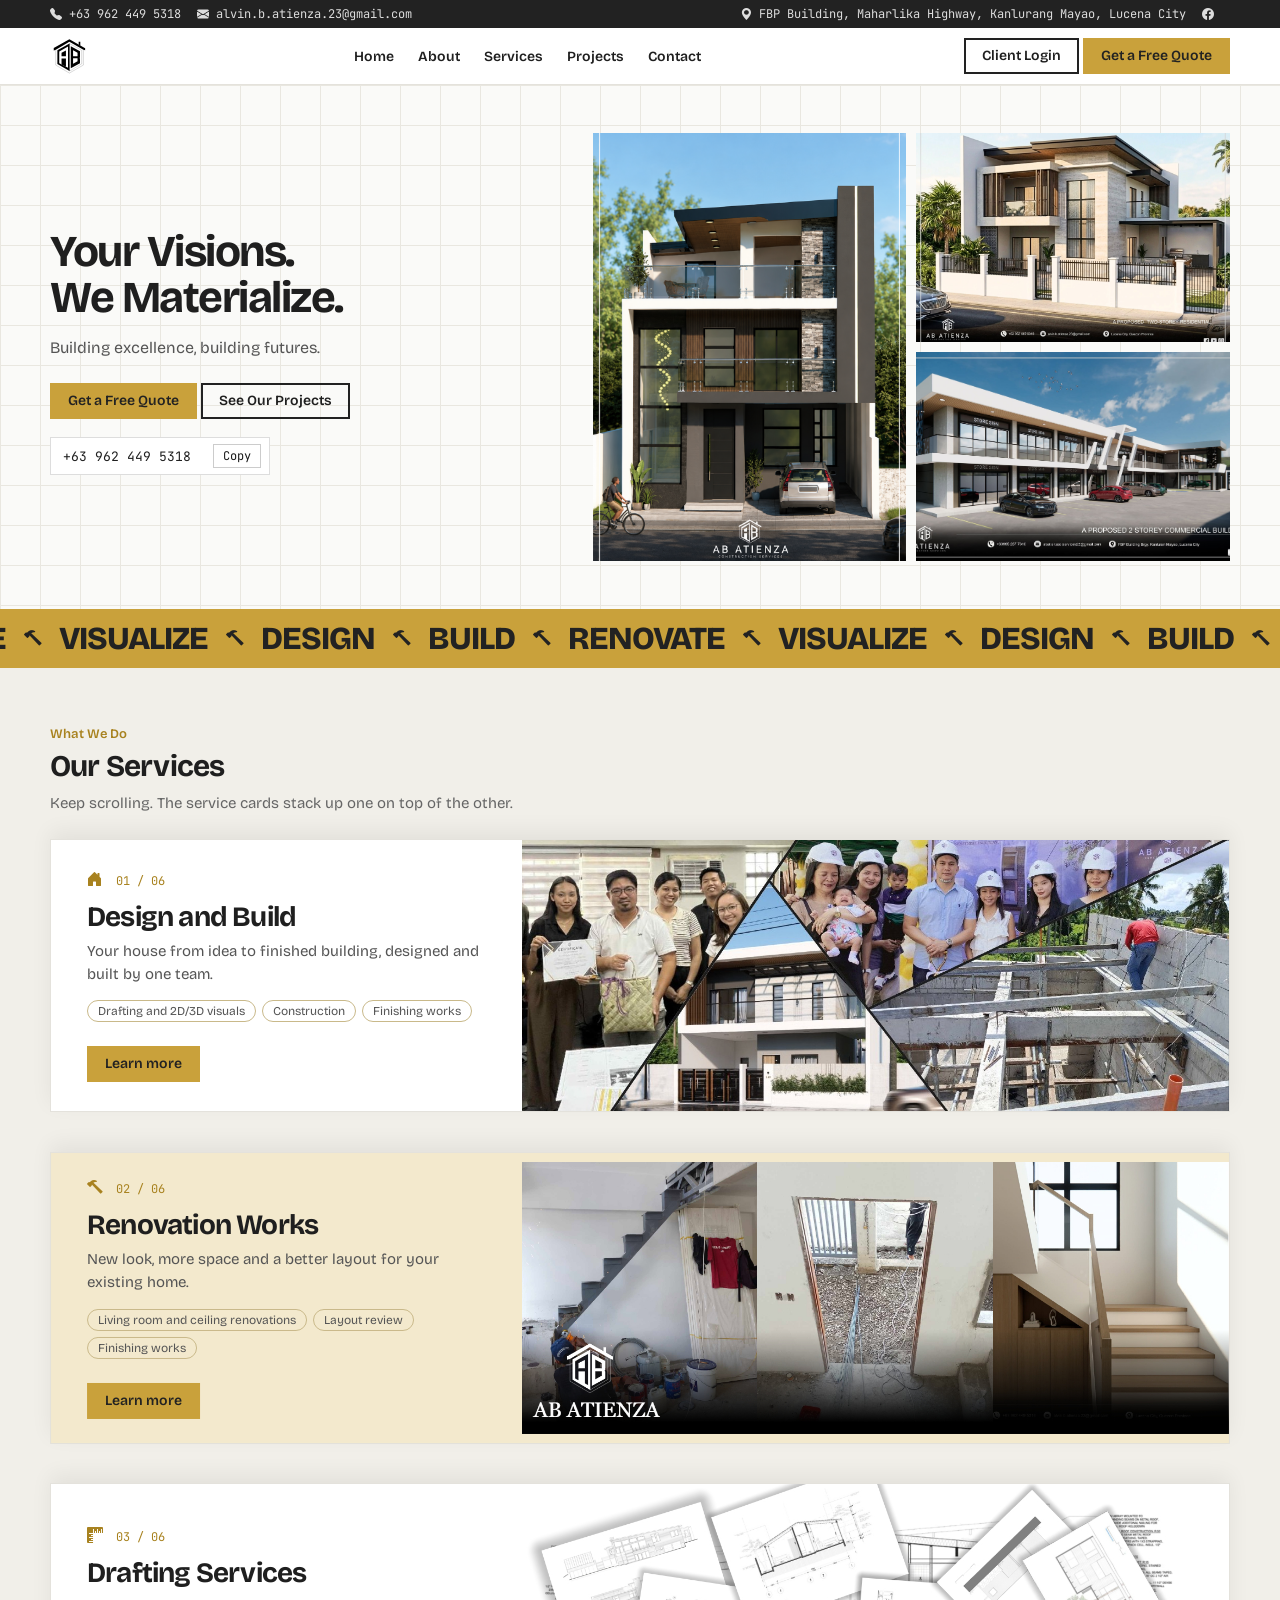
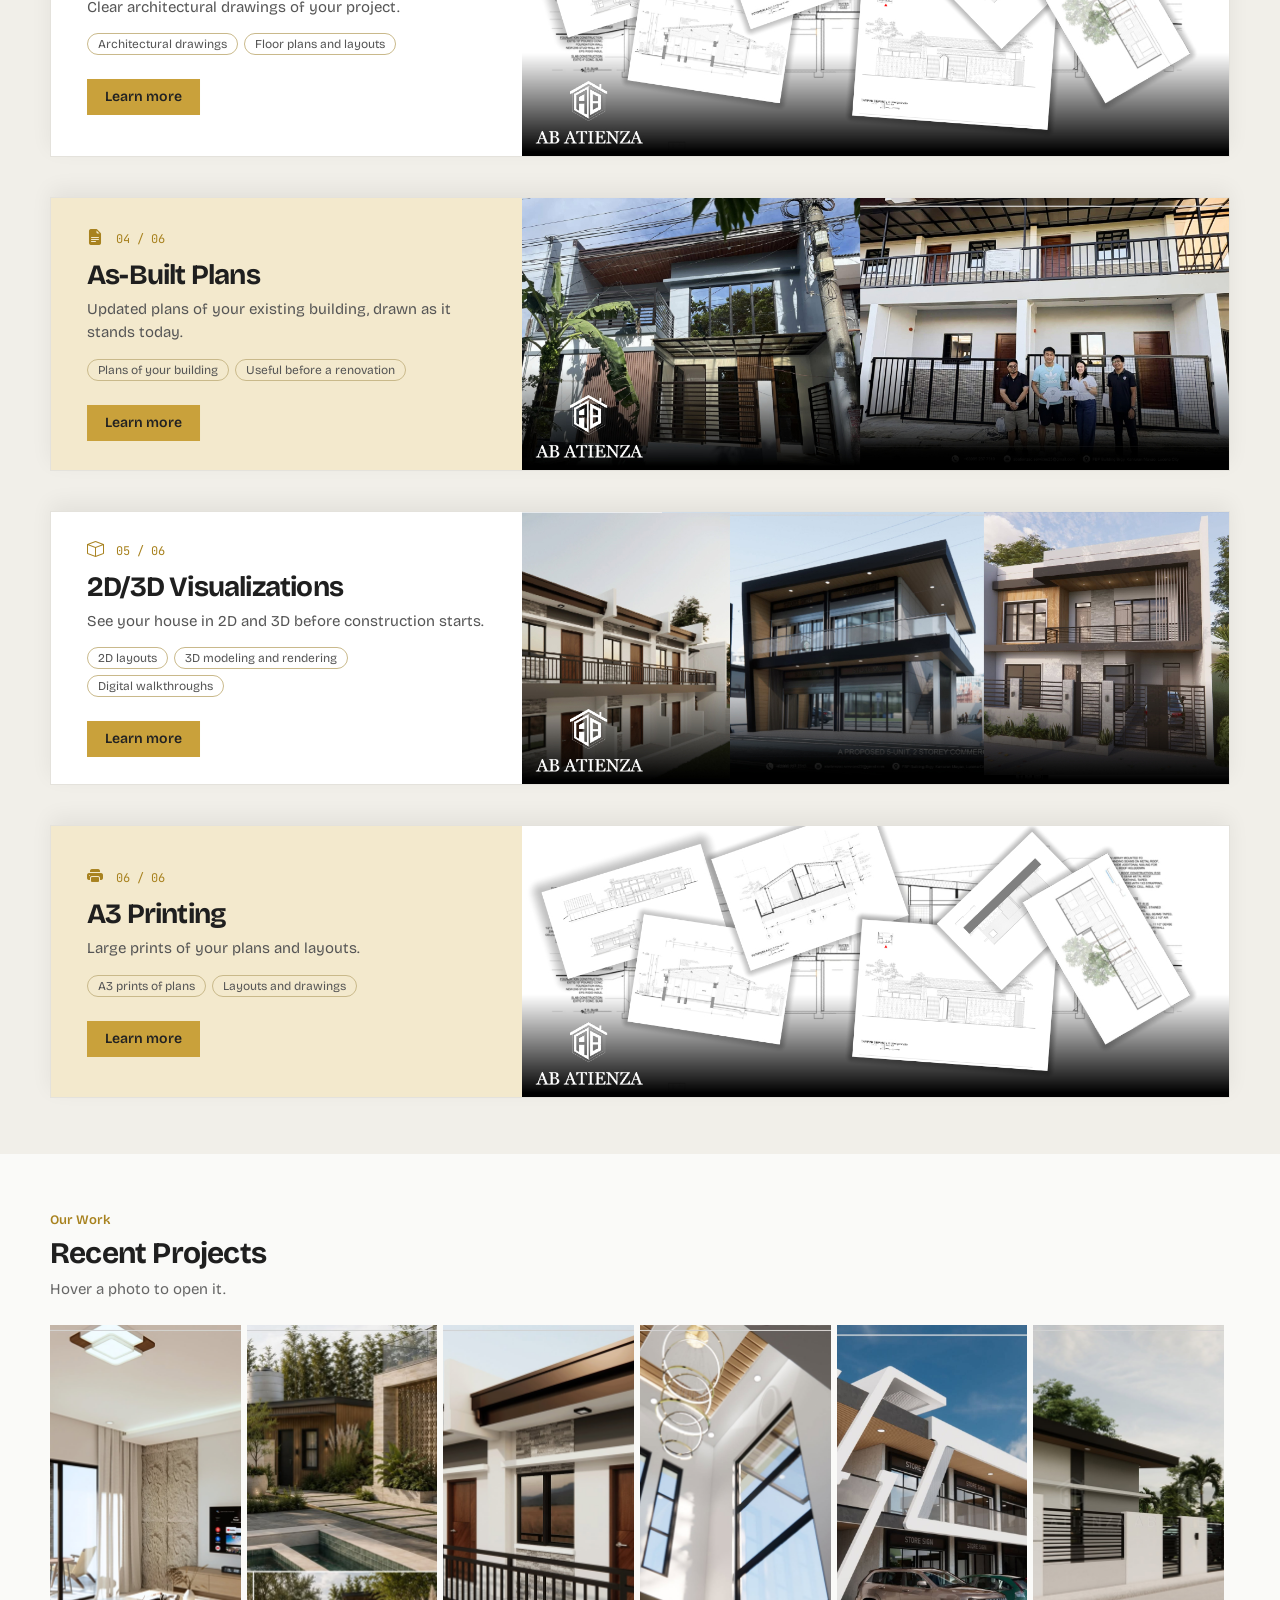
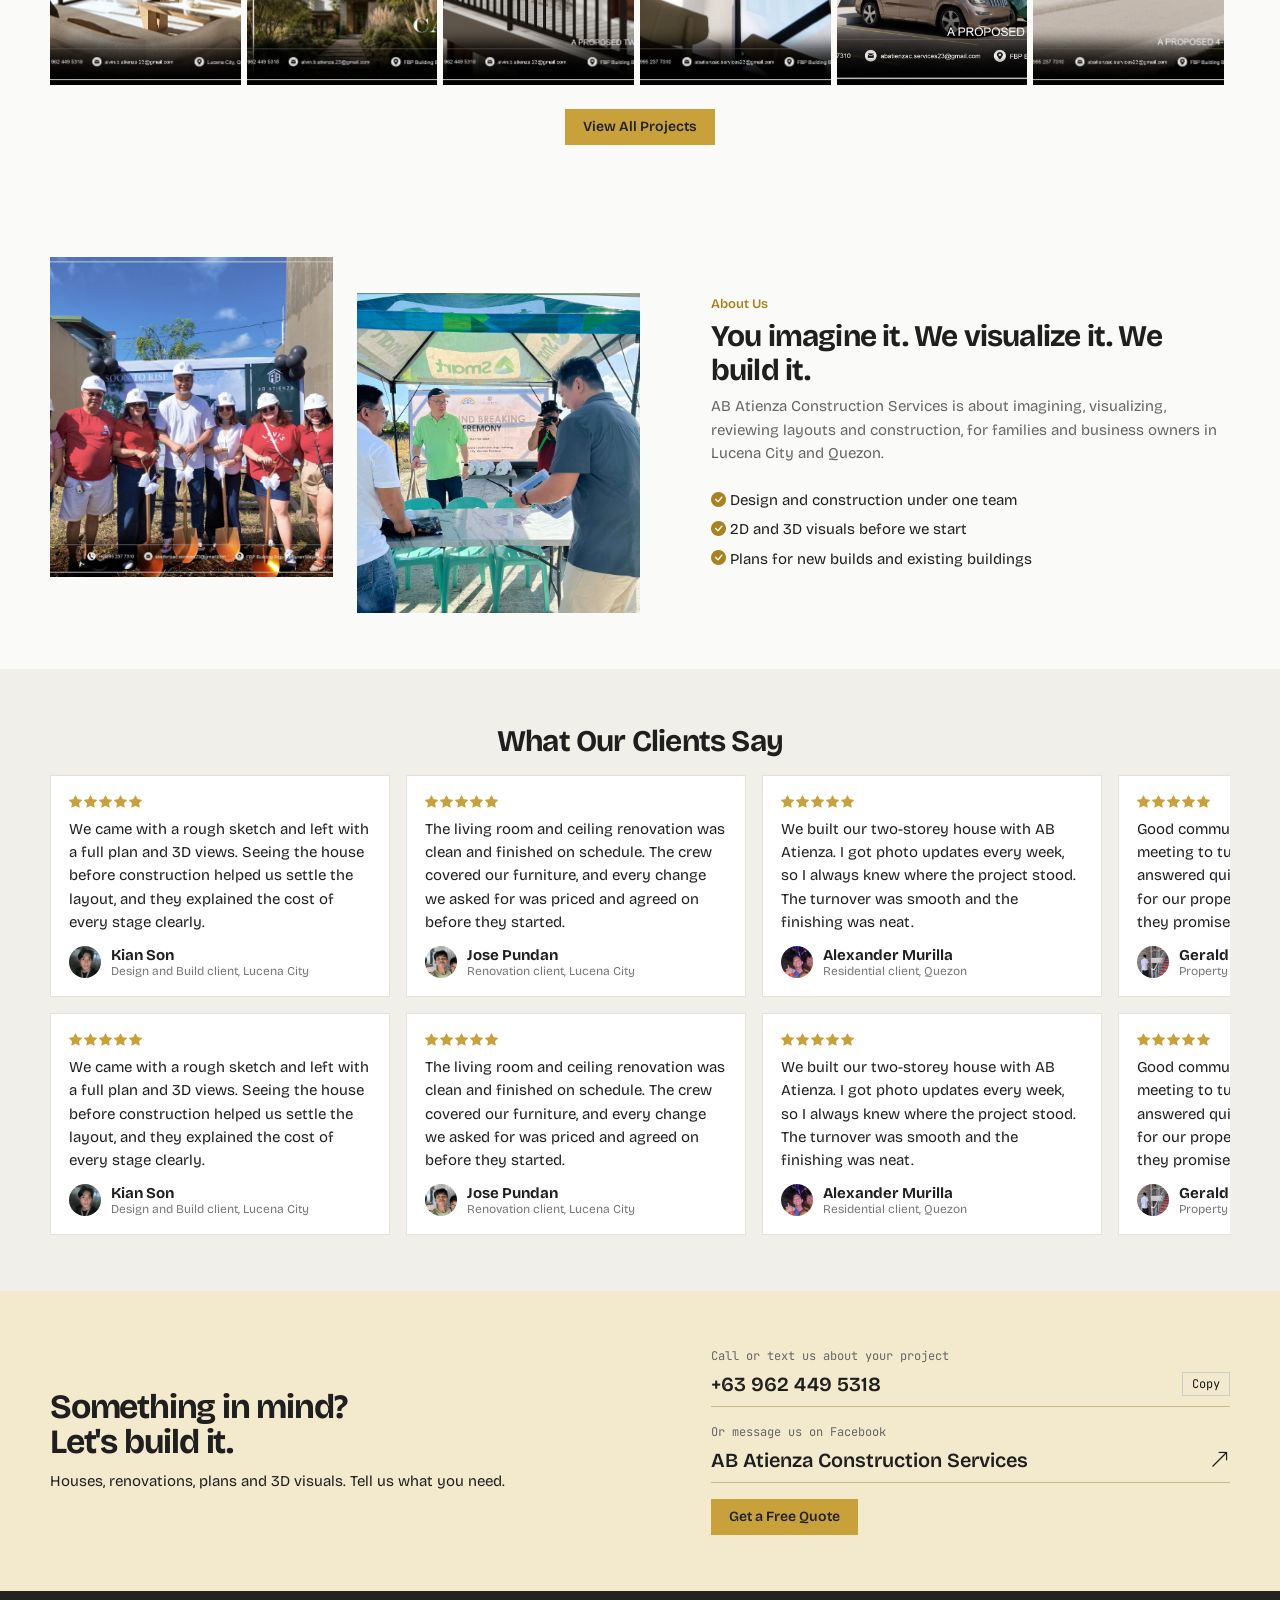
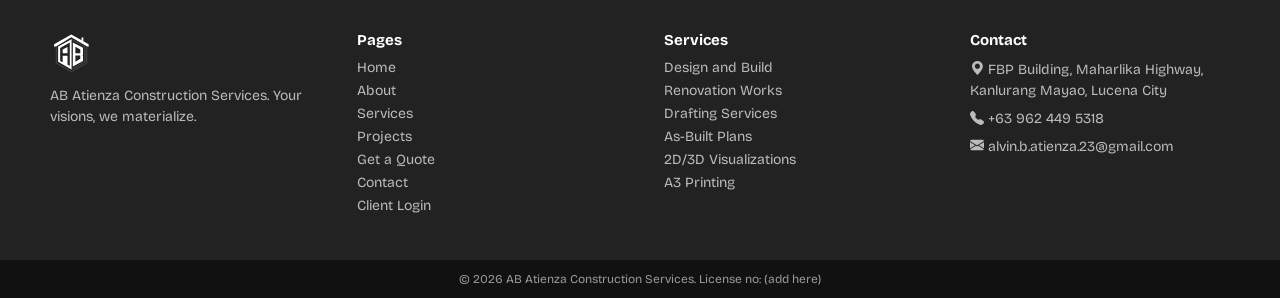
<file: index.html>
<!doctype html>
<html>
  <head>
    <meta charset="UTF-8" />
    <title>AB Atienza Construction Services | Lucena City</title>
    <link rel="preconnect" href="https://fonts.googleapis.com" />
    <link rel="preconnect" href="https://fonts.gstatic.com" crossorigin />
    <link
      rel="stylesheet"
      href="https://fonts.googleapis.com/css2?family=Bricolage+Grotesque:opsz,wght@12..96,400;12..96,600;12..96,800&family=JetBrains+Mono&display=swap"
    />
    <link
      rel="stylesheet"
      href="https://cdn.jsdelivr.net/npm/bootstrap-icons@1.13.1/font/bootstrap-icons.min.css"
    />
    <link rel="stylesheet" href="css/styles.css" />
    <link rel="stylesheet" href="css/intro.css" />
    <script>
      // skip the intro on repeat visits (same session) and for reduced-motion visitors
      try {
        if (
          sessionStorage.getItem("abIntroSeen") === "1" ||
          matchMedia("(prefers-reduced-motion: reduce)").matches
        ) {
          document.documentElement.className = "no-intro";
        }
      } catch (e) {}
    </script>
    <noscript
      ><style>
        #intro {
          display: none;
        }
      </style></noscript
    >
  </head>
  <body>
    <!-- INTRO: logo pieces fly in and join. Remove this block, intro.css and intro.js to delete the intro. -->
    <div id="intro">
      <svg
        viewBox="0 0 1300 1150"
        xmlns="http://www.w3.org/2000/svg"
        aria-hidden="true"
      >
        <!-- Roof -->
        <g
          class="piece"
          style="--x: -1100px; --y: -750px; --r: -35deg; --d: 0.48s"
        >
          <polygon
            points="630,30 1142,320 1142,392 1085,372 630,112 190,372 122,394 122,318"
            fill="#000"
          />
        </g>
        <!-- Chimney -->
        <g
          class="piece"
          style="--x: 950px; --y: -900px; --r: 160deg; --d: 0.58s"
        >
          <polygon points="932,115 985,115 985,245 932,200" fill="#000" />
        </g>
        <!-- Outer hexagon outline -->
        <g class="piece" style="--x: 0px; --y: 1300px; --r: 12deg; --d: 0.16s">
          <polyline
            points="185,375 185,870 630,1130 1085,870 1085,375"
            fill="none"
            stroke="#000"
            stroke-width="5"
            stroke-linejoin="round"
          />
        </g>
        <!-- Right face -->
        <g
          class="piece"
          style="--x: 1250px; --y: 300px; --r: 25deg; --d: 0.08s"
        >
          <polygon
            points="635,170 1030,390 1030,830 635,1065"
            fill="#fff"
            stroke="#000"
            stroke-width="5"
            stroke-linejoin="round"
          />
        </g>
        <!-- Left face -->
        <g class="piece" style="--x: -1250px; --y: 350px; --r: -25deg; --d: 0s">
          <polygon points="240,385 635,170 635,1065 240,835" fill="#000" />
        </g>
        <!-- A -->
        <g
          class="piece"
          style="--x: -1000px; --y: 750px; --r: -50deg; --d: 0.3s"
        >
          <polygon
            class="ghost"
            points="300,425 585,265 585,955 300,810"
            fill="#fff"
          />
          <polygon points="375,585 375,470 518,395 518,585" fill="#000" />
          <polygon points="375,655 518,655 518,925 375,850" fill="#000" />
        </g>
        <!-- B -->
        <g
          class="piece"
          style="--x: 1000px; --y: 750px; --r: 55deg; --d: 0.38s"
        >
          <polygon
            points="675,262 975,420 975,622 958,638 975,655 975,810 675,975"
            fill="#000"
          />
          <polygon points="750,390 895,468 895,585 750,585" fill="#fff" />
          <polygon points="750,650 895,650 895,748 750,830" fill="#fff" />
        </g>
      </svg>
    </div>

    <div class="topbar">
      <div>
        <span><i class="bi bi-telephone-fill"></i> +63 962 449 5318</span
        ><span
          ><i class="bi bi-envelope-fill"></i>
          alvin.b.atienza.23@gmail.com</span
        >
      </div>
      <div>
        <span
          ><i class="bi bi-geo-alt-fill"></i> FBP Building, Maharlika Highway,
          Kanlurang Mayao, Lucena City</span
        ><a href="https://www.facebook.com/ABATIENZACONSTRUCTIONSERVICES/"
          ><i class="bi bi-facebook"></i
        ></a>
      </div>
    </div>

    <div class="navbar">
      <!-- LOGO -->
      <a href="index.html"
        ><img src="images/ab-logo.svg" alt="AB Atienza logo"
      /></a>
      <div class="menu">
        <a href="index.html">Home</a><a href="about.html">About</a
        ><a href="services.html">Services</a><a href="projects.html">Projects</a
        ><a href="contact.html">Contact</a>
      </div>
      <div>
        <a class="btn2" href="portal/login.html">Client Login</a>
        <a class="btn" href="quote.html">Get a Free Quote</a>
      </div>
    </div>

    <div class="hero" id="hero" onmousemove="moveInHero(event)">
      <div class="glow" id="glow"></div>
      <div class="herotext">
        <h1>
          <span class="w1">Your Visions.</span>
          <span class="w2">We Materialize.</span>
        </h1>
        <p class="herosub">Building excellence, building futures.</p>
        <a class="btn" href="quote.html">Get a Free Quote</a>
        <a class="btn2" href="projects.html">See Our Projects</a>
        <div class="phonechip">
          <span>+63 962 449 5318</span
          ><button class="copybutton" onclick="copyPhone(this)">Copy</button>
        </div>
      </div>
      <div class="collage">
        <img
          class="big"
          src="images/collage/2.png"
          alt="Proposed residential renovation"
        />
        <img src="images/collage/1.jpg" alt="Proposed two-storey residential" />
        <img
          src="images/collage/3.jpg"
          alt="Proposed two-storey commercial building"
        />
      </div>
    </div>

    <div class="band">
      <div class="bandtext" id="bandText">
        <div class="bandgroup">
          <span>DESIGN</span><i class="bi bi-hammer"></i><span>BUILD</span
          ><i class="bi bi-hammer"></i><span>RENOVATE</span
          ><i class="bi bi-hammer"></i><span>VISUALIZE</span
          ><i class="bi bi-hammer"></i>
        </div>
        <div class="bandgroup">
          <span>DESIGN</span><i class="bi bi-hammer"></i><span>BUILD</span
          ><i class="bi bi-hammer"></i><span>RENOVATE</span
          ><i class="bi bi-hammer"></i><span>VISUALIZE</span
          ><i class="bi bi-hammer"></i>
        </div>
        <div class="bandgroup">
          <span>DESIGN</span><i class="bi bi-hammer"></i><span>BUILD</span
          ><i class="bi bi-hammer"></i><span>RENOVATE</span
          ><i class="bi bi-hammer"></i><span>VISUALIZE</span
          ><i class="bi bi-hammer"></i>
        </div>
      </div>
    </div>

    <div class="section gray">
      <p class="gold">What We Do</p>
      <h2 class="title">Our Services</h2>
      <p class="sub">
        Keep scrolling. The service cards stack up one on top of the other.
      </p>
      <div class="stack">
        <div class="stackcard">
          <div class="stacktext">
            <span class="stacknum"
              ><i class="bi bi-house-door-fill"></i> 01 / 06</span
            >
            <h3>Design and Build</h3>
            <p>
              Your house from idea to finished building, designed and built by
              one team.
            </p>
            <div class="stacktags">
              <span class="stacktag">Drafting and 2D/3D visuals</span
              ><span class="stacktag">Construction</span
              ><span class="stacktag">Finishing works</span>
            </div>
            <a class="btn" href="services.html">Learn more</a>
          </div>
          <img src="images/services/designtobuild.jpg" alt="Design and Build" />
        </div>
        <div class="stackcard">
          <div class="stacktext">
            <span class="stacknum"><i class="bi bi-hammer"></i> 02 / 06</span>
            <h3>Renovation Works</h3>
            <p>
              New look, more space and a better layout for your existing home.
            </p>
            <div class="stacktags">
              <span class="stacktag">Living room and ceiling renovations</span
              ><span class="stacktag">Layout review</span
              ><span class="stacktag">Finishing works</span>
            </div>
            <a class="btn" href="services.html">Learn more</a>
          </div>
          <img src="images/services/renovation.jpg" alt="Renovation Works" />
        </div>
        <div class="stackcard">
          <div class="stacktext">
            <span class="stacknum"><i class="bi bi-rulers"></i> 03 / 06</span>
            <h3>Drafting Services</h3>
            <p>Clear architectural drawings of your project.</p>
            <div class="stacktags">
              <span class="stacktag">Architectural drawings</span
              ><span class="stacktag">Floor plans and layouts</span>
            </div>
            <a class="btn" href="services.html">Learn more</a>
          </div>
          <img src="images/services/drawing.jpg" alt="Drafting Services" />
        </div>
        <div class="stackcard">
          <div class="stacktext">
            <span class="stacknum"
              ><i class="bi bi-file-earmark-text-fill"></i> 04 / 06</span
            >
            <h3>As-Built Plans</h3>
            <p>
              Updated plans of your existing building, drawn as it stands today.
            </p>
            <div class="stacktags">
              <span class="stacktag">Plans of your building</span
              ><span class="stacktag">Useful before a renovation</span>
            </div>
            <a class="btn" href="services.html">Learn more</a>
          </div>
          <img src="images/services/builtplans.jpg" alt="As-Built Plans" />
        </div>
        <div class="stackcard">
          <div class="stacktext">
            <span class="stacknum"><i class="bi bi-box"></i> 05 / 06</span>
            <h3>2D/3D Visualizations</h3>
            <p>See your house in 2D and 3D before construction starts.</p>
            <div class="stacktags">
              <span class="stacktag">2D layouts</span
              ><span class="stacktag">3D modeling and rendering</span
              ><span class="stacktag">Digital walkthroughs</span>
            </div>
            <a class="btn" href="services.html">Learn more</a>
          </div>
          <img src="images/services/drafting.jpg" alt="2D/3D Visualizations" />
        </div>
        <div class="stackcard">
          <div class="stacktext">
            <span class="stacknum"
              ><i class="bi bi-printer-fill"></i> 06 / 06</span
            >
            <h3>A3 Printing</h3>
            <p>Large prints of your plans and layouts.</p>
            <div class="stacktags">
              <span class="stacktag">A3 prints of plans</span
              ><span class="stacktag">Layouts and drawings</span>
            </div>
            <a class="btn" href="services.html">Learn more</a>
          </div>
          <img src="images/services/drawing.jpg" alt="A3 Printing" />
        </div>
      </div>
    </div>

    <div class="section">
      <p class="gold">Our Work</p>
      <h2 class="title">Recent Projects</h2>
      <p class="sub">Hover a photo to open it.</p>
      <div class="panels">
        <div class="panel">
          <img
            src="images/recent-projects/livingroom.jpg"
            alt="Project 1"
          /><span>Living Room Renovation</span>
        </div>
        <div class="panel">
          <img
            src="images/recent-projects/casamaria.jpg"
            alt="Project 2"
          /><span>Casa Maria - Private Resort</span>
        </div>
        <div class="panel">
          <img
            src="images/recent-projects/residential.jpg"
            alt="Project 3"
          /><span>Two-Story Residential Building</span>
        </div>
        <div class="panel">
          <img
            src="images/recent-projects/highceiling.jpg"
            alt="Project 4"
          /><span>High Ceiling Renovation</span>
        </div>
        <div class="panel">
          <img
            src="images/recent-projects/commercial.jpg"
            alt="Project 5"
          /><span>Two-Story Commercial Building</span>
        </div>
        <div class="panel">
          <img src="images/recent-projects/bungalow.jpg" alt="Project 6" /><span
            >4 Bedroom Bungalow house</span
          >
        </div>
      </div>
      <p class="center">
        <a class="btn" href="projects.html">View All Projects</a>
      </p>
    </div>

    <div class="section about">
      <div class="aboutpics">
        <img src="images/team.jpg" alt="Our work" /><img
          src="images/team2.jpg"
          alt="Our work"
        />
      </div>
      <div class="abouttext">
        <p class="gold">About Us</p>
        <h2 class="title">You imagine it. We visualize it. We build it.</h2>
        <p class="sub">
          AB Atienza Construction Services is about imagining, visualizing,
          reviewing layouts and construction, for families and business owners
          in Lucena City and Quezon.
        </p>
        <p class="check">
          <i class="bi bi-check-circle-fill"></i> Design and construction under
          one team
        </p>
        <p class="check">
          <i class="bi bi-check-circle-fill"></i> 2D and 3D visuals before we
          start
        </p>
        <p class="check">
          <i class="bi bi-check-circle-fill"></i> Plans for new builds and
          existing buildings
        </p>
      </div>
    </div>

    <div class="section gray">
      <h2 class="title center">What Our Clients Say</h2>
      <!-- sample reviews: replace them with real feedback from clients -->
      <div class="marquee">
        <div class="track" id="track1">
          <div class="review">
            <div class="stars">
              <i class="bi bi-star-fill"></i><i class="bi bi-star-fill"></i
              ><i class="bi bi-star-fill"></i><i class="bi bi-star-fill"></i
              ><i class="bi bi-star-fill"></i>
            </div>
            <p>
              We came with a rough sketch and left with a full plan and 3D
              views. Seeing the house before construction helped us settle the
              layout, and they explained the cost of every stage clearly.
            </p>
            <div class="person">
              <img src="images/clients/kian.png" alt="Kian Son" />
              <div>
                <b>Kian Son</b><span>Design and Build client, Lucena City</span>
              </div>
            </div>
          </div>
          <div class="review">
            <div class="stars">
              <i class="bi bi-star-fill"></i><i class="bi bi-star-fill"></i
              ><i class="bi bi-star-fill"></i><i class="bi bi-star-fill"></i
              ><i class="bi bi-star-fill"></i>
            </div>
            <p>
              The living room and ceiling renovation was clean and finished on
              schedule. The crew covered our furniture, and every change we
              asked for was priced and agreed on before they started.
            </p>
            <div class="person">
              <img src="images/clients/jose.jpg" alt="Jose Pundan" />
              <div>
                <b>Jose Pundan</b><span>Renovation client, Lucena City</span>
              </div>
            </div>
          </div>
          <div class="review">
            <div class="stars">
              <i class="bi bi-star-fill"></i><i class="bi bi-star-fill"></i
              ><i class="bi bi-star-fill"></i><i class="bi bi-star-fill"></i
              ><i class="bi bi-star-fill"></i>
            </div>
            <p>
              We built our two-storey house with AB Atienza. I got photo updates
              every week, so I always knew where the project stood. The turnover
              was smooth and the finishing was neat.
            </p>
            <div class="person">
              <img src="images/clients/alex.jpg" alt="Alexander Murilla" />
              <div>
                <b>Alexander Murilla</b><span>Residential client, Quezon</span>
              </div>
            </div>
          </div>
          <div class="review">
            <div class="stars">
              <i class="bi bi-star-fill"></i><i class="bi bi-star-fill"></i
              ><i class="bi bi-star-fill"></i><i class="bi bi-star-fill"></i
              ><i class="bi bi-star-fill"></i>
            </div>
            <p>
              Good communication from the first meeting to turnover. Messages
              were answered quickly, and the as-built plans for our property
              were ready on the date they promised.
            </p>
            <div class="person">
              <img src="images/clients/gerald.jpg" alt="Gerald Tesbe" />
              <div>
                <b>Gerald Tesbe</b><span>Property owner, Lucena City</span>
              </div>
            </div>
          </div>
        </div>
      </div>
      <div class="marquee"><div class="track back" id="track2"></div></div>
    </div>

    <div class="cta">
      <div class="ctatext">
        <h2>Something in mind?<br />Let's build it.</h2>
        <p>Houses, renovations, plans and 3D visuals. Tell us what you need.</p>
      </div>
      <div class="ctabox">
        <p class="hint2">Call or text us about your project</p>
        <div class="ctaline">
          <a href="tel:+639624495318">+63 962 449 5318</a
          ><button class="copybutton" onclick="copyPhone(this)">Copy</button>
        </div>
        <p class="hint2">Or message us on Facebook</p>
        <div class="ctaline">
          <a href="https://www.facebook.com/ABATIENZACONSTRUCTIONSERVICES/"
            >AB Atienza Construction Services</a
          ><i class="bi bi-arrow-up-right"></i>
        </div>
        <a class="btn" href="quote.html">Get a Free Quote</a>
      </div>
    </div>

    <div class="footer">
      <div class="fcol">
        <img src="images/ab-logo-footer.svg" alt="AB Atienza logo" />
        <p>AB Atienza Construction Services. Your visions, we materialize.</p>
      </div>
      <div class="fcol">
        <h3>Pages</h3>
        <a href="index.html">Home</a><a href="about.html">About</a
        ><a href="services.html">Services</a><a href="projects.html">Projects</a
        ><a href="quote.html">Get a Quote</a><a href="contact.html">Contact</a
        ><a href="portal/login.html">Client Login</a>
      </div>
      <div class="fcol">
        <h3>Services</h3>
        <a href="services.html">Design and Build</a
        ><a href="services.html">Renovation Works</a
        ><a href="services.html">Drafting Services</a
        ><a href="services.html">As-Built Plans</a
        ><a href="services.html">2D/3D Visualizations</a
        ><a href="services.html">A3 Printing</a>
      </div>
      <div class="fcol">
        <h3>Contact</h3>
        <p>
          <i class="bi bi-geo-alt-fill"></i> FBP Building, Maharlika Highway,
          Kanlurang Mayao, Lucena City
        </p>
        <p><i class="bi bi-telephone-fill"></i> +63 962 449 5318</p>
        <p><i class="bi bi-envelope-fill"></i> alvin.b.atienza.23@gmail.com</p>
      </div>
    </div>
    <div class="copy">
      &copy; 2026 AB Atienza Construction Services. License no: (add here)
    </div>

    <script src="js/intro.js"></script>
    <script src="js/main.js"></script>
  </body>
</html>
</file>
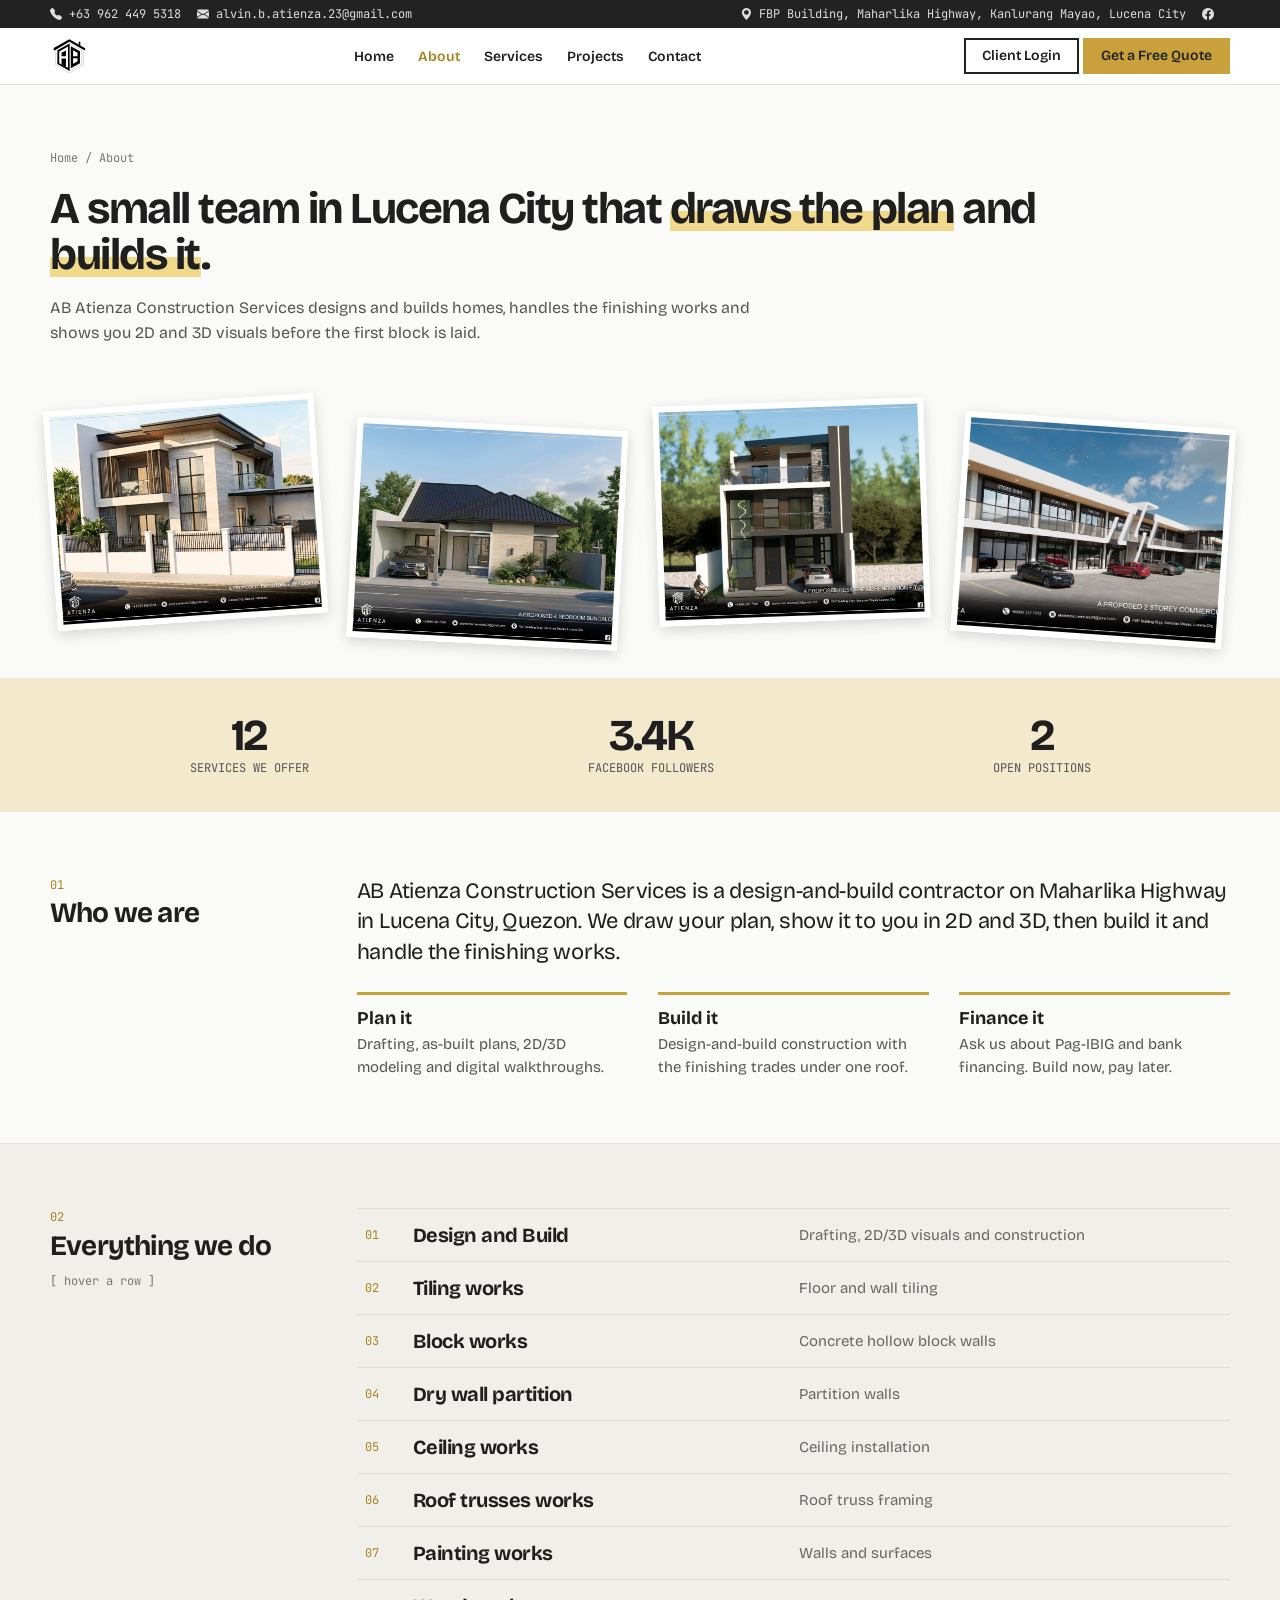
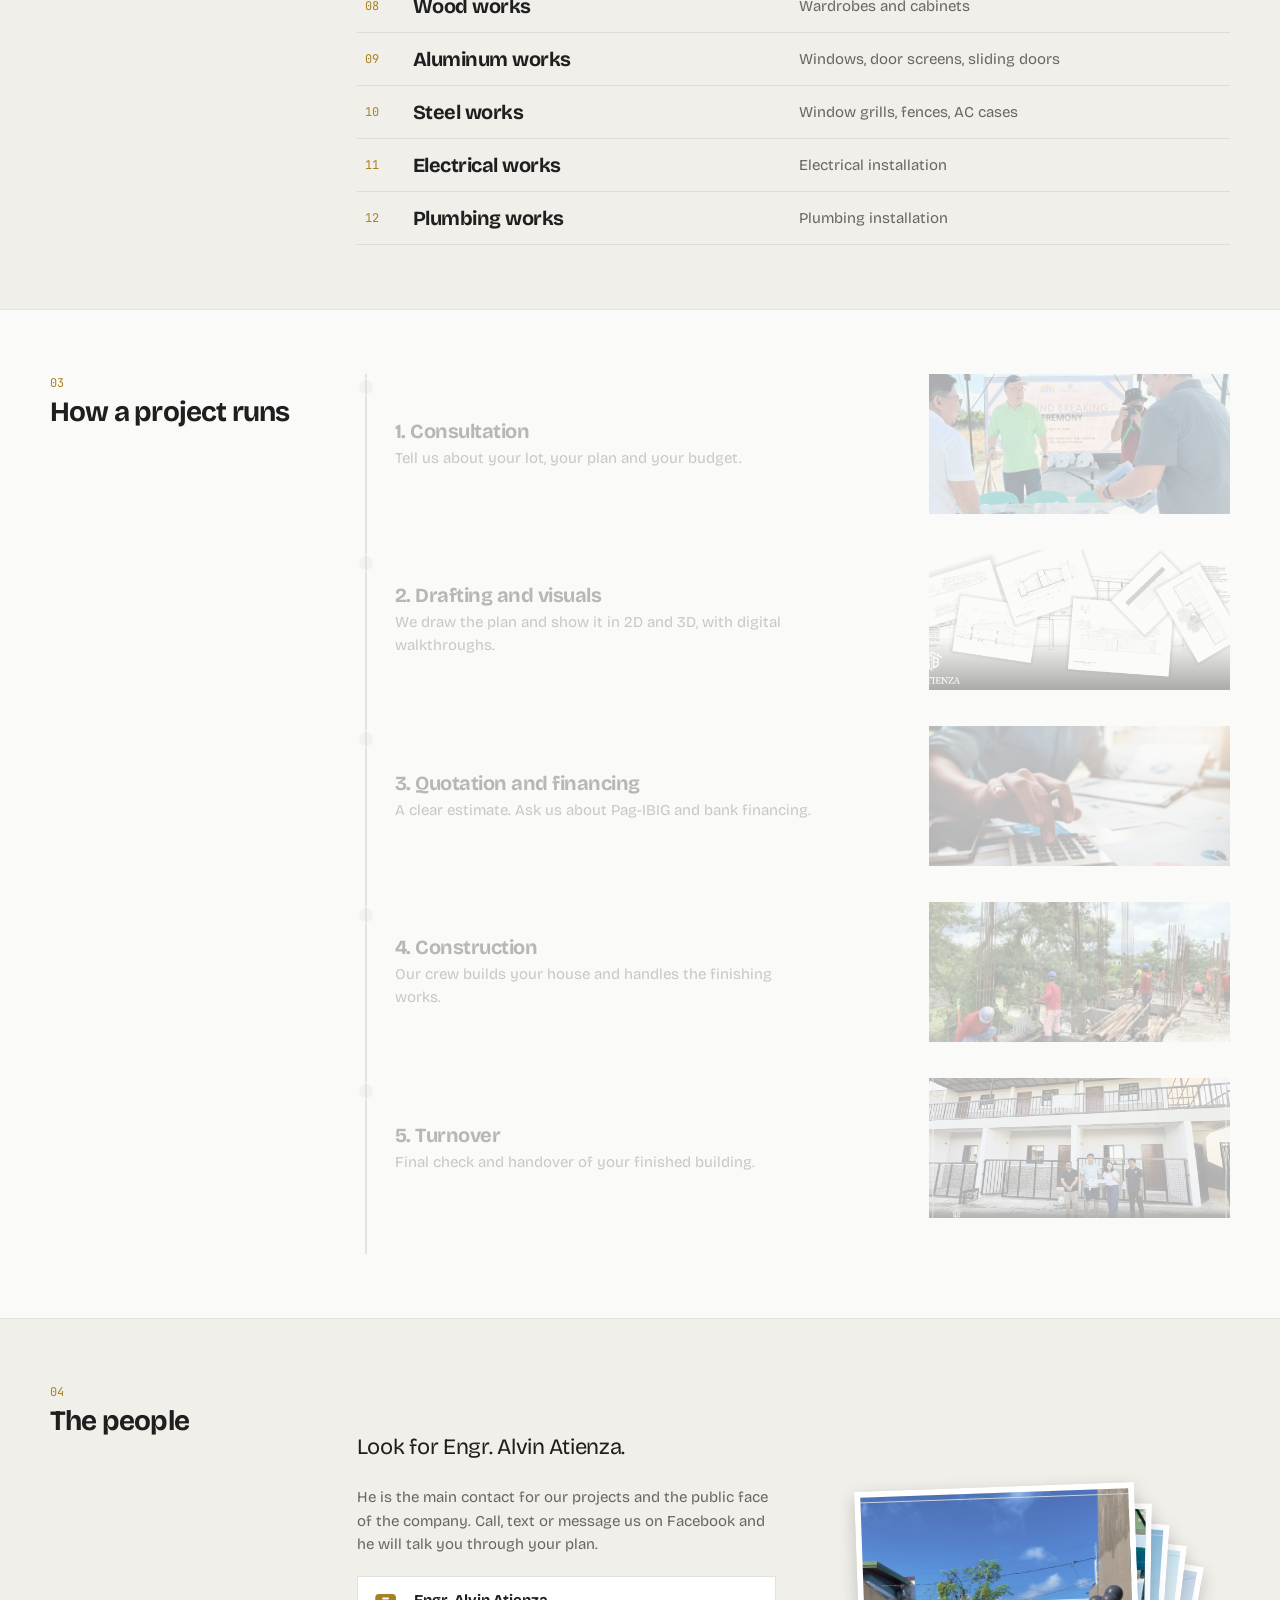
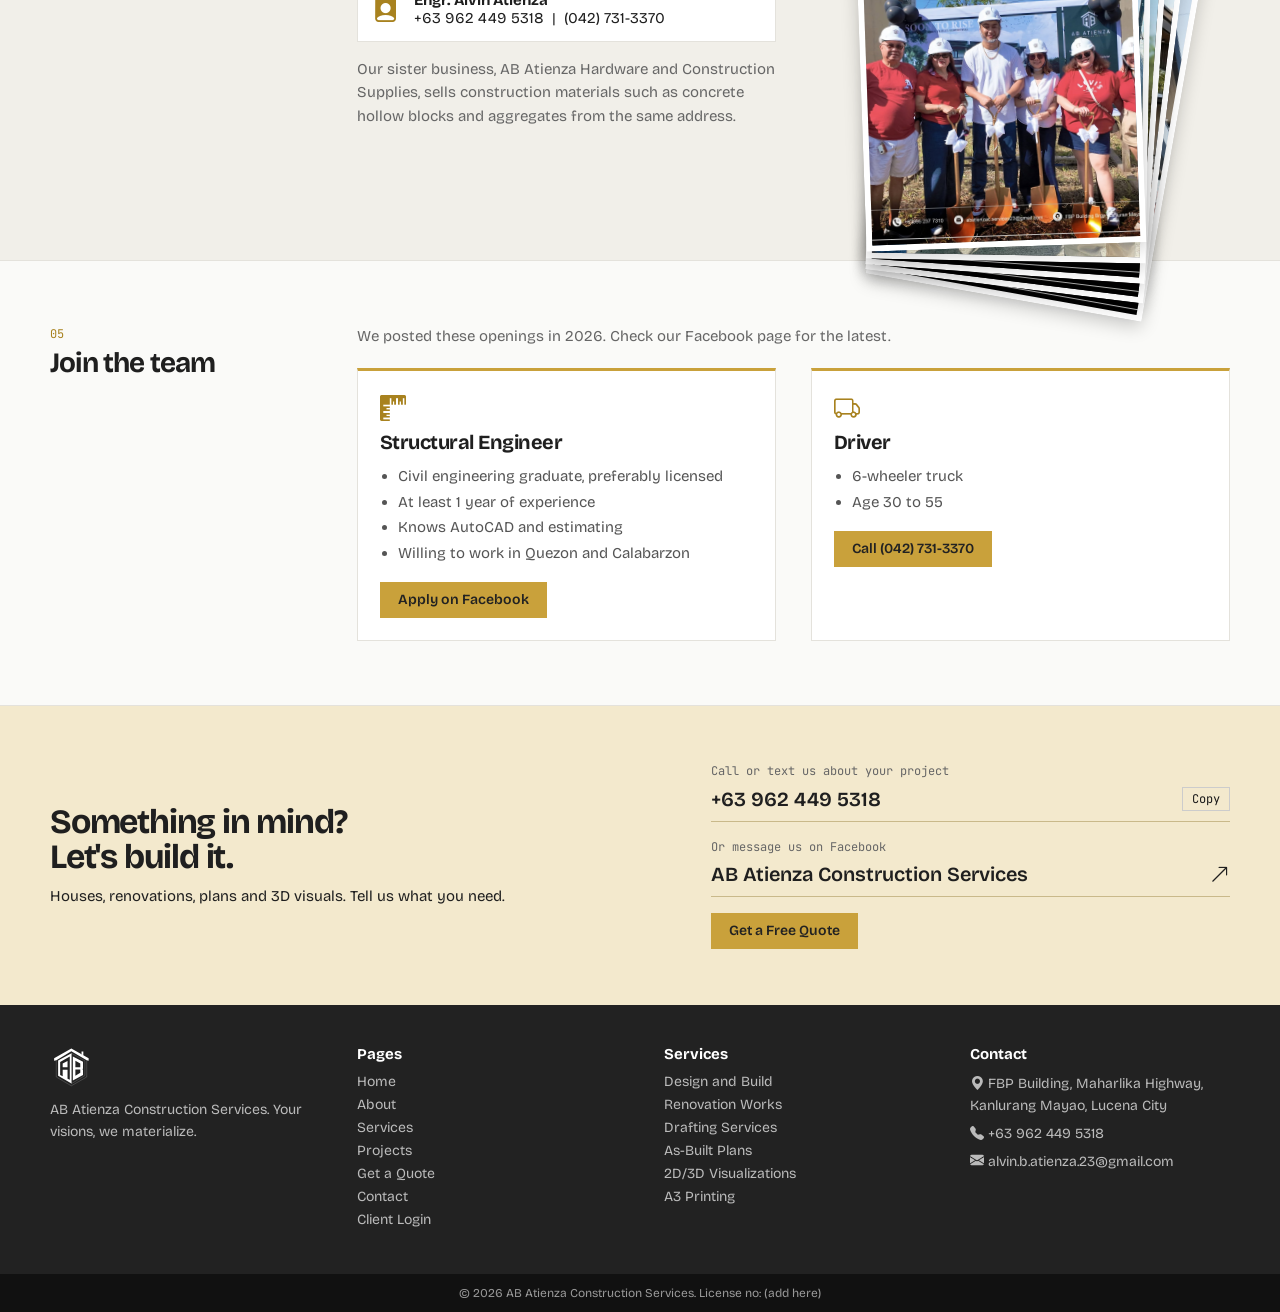
<file: about.html>
<!doctype html>
<html>
  <head>
    <meta charset="UTF-8" />
    <title>About Us | AB Atienza Construction Services</title>
    <link rel="preconnect" href="https://fonts.googleapis.com" />
    <link rel="preconnect" href="https://fonts.gstatic.com" crossorigin />
    <link
      rel="stylesheet"
      href="https://fonts.googleapis.com/css2?family=Bricolage+Grotesque:opsz,wght@12..96,400;12..96,600;12..96,800&family=JetBrains+Mono&display=swap"
    />
    <link
      rel="stylesheet"
      href="https://cdn.jsdelivr.net/npm/bootstrap-icons@1.13.1/font/bootstrap-icons.min.css"
    />
    <link rel="stylesheet" href="css/styles.css" />
    <link rel="stylesheet" href="css/about.css" />
  </head>
  <body>
    <div class="topbar">
      <div>
        <span><i class="bi bi-telephone-fill"></i> +63 962 449 5318</span
        ><span
          ><i class="bi bi-envelope-fill"></i>
          alvin.b.atienza.23@gmail.com</span
        >
      </div>
      <div>
        <span
          ><i class="bi bi-geo-alt-fill"></i> FBP Building, Maharlika Highway,
          Kanlurang Mayao, Lucena City</span
        ><a href="https://www.facebook.com/ABATIENZACONSTRUCTIONSERVICES/"
          ><i class="bi bi-facebook"></i
        ></a>
      </div>
    </div>

    <div class="navbar">
      <a href="index.html"
        ><img src="images/ab-logo.svg" alt="AB Atienza logo"
      /></a>
      <div class="menu">
        <a href="index.html">Home</a
        ><a class="active" href="about.html">About</a
        ><a href="services.html">Services</a><a href="projects.html">Projects</a
        ><a href="contact.html">Contact</a>
      </div>
      <div>
        <a class="btn2" href="portal/login.html">Client Login</a>
        <a class="btn" href="quote.html">Get a Free Quote</a>
      </div>
    </div>

    <div class="intro">
      <p class="crumb"><a href="index.html">Home</a> / About</p>
      <h1>
        A small team in Lucena City that
        <span class="mark">draws the plan</span> and
        <span class="mark mark2">builds it</span>.
      </h1>
      <p class="introsub">
        AB Atienza Construction Services designs and builds homes, handles the
        finishing works and shows you 2D and 3D visuals before the first block
        is laid.
      </p>
    </div>

    <div class="scatter">
      <img src="images/builds/1.jpg" alt="Our project" />
      <img src="images/builds/2.jpg" alt="Our project" />
      <img src="images/builds/3.jpg" alt="Our project" />
      <img src="images/builds/4.jpg" alt="Our project" />
    </div>

    <div class="stats" id="statsBox">
      <div><b id="count1">0</b><span>SERVICES WE OFFER</span></div>
      <div><b id="count2">0</b><span>FACEBOOK FOLLOWERS</span></div>
      <div><b id="count3">0</b><span>OPEN POSITIONS</span></div>
    </div>

    <div class="block">
      <div class="side">
        <p class="num">01</p>
        <h2>Who we are</h2>
      </div>
      <div class="main">
        <p class="bigtext">
          AB Atienza Construction Services is a design-and-build contractor on
          Maharlika Highway in Lucena City, Quezon. We draw your plan, show it
          to you in 2D and 3D, then build it and handle the finishing works.
        </p>
        <div class="threecols">
          <div class="mini">
            <h3>Plan it</h3>
            <p>
              Drafting, as-built plans, 2D/3D modeling and digital walkthroughs.
            </p>
          </div>
          <div class="mini">
            <h3>Build it</h3>
            <p>
              Design-and-build construction with the finishing trades under one
              roof.
            </p>
          </div>
          <div class="mini">
            <h3>Finance it</h3>
            <p>
              Ask us about Pag-IBIG and bank financing. Build now, pay later.
            </p>
          </div>
        </div>
      </div>
    </div>

    <div class="block gray">
      <div class="side">
        <p class="num">02</p>
        <h2>Everything we do</h2>
        <p class="smallhint">[ hover a row ]</p>
      </div>
      <div class="main">
        <div
          class="list"
          onmousemove="movePreview(event)"
          onmouseleave="hidePreview()"
        >
          <div
            class="row"
            onmouseover="showPreview('images/services/designtobuild.jpg')"
          >
            <span>01</span><b>Design and Build</b>
            <p>Drafting, 2D/3D visuals and construction</p>
          </div>
          <div
            class="row"
            onmouseover="showPreview('images/services/tiling.jpg')"
          >
            <span>02</span><b>Tiling works</b>
            <p>Floor and wall tiling</p>
          </div>
          <div
            class="row"
            onmouseover="showPreview('images/services/blockwork.jpg')"
          >
            <span>03</span><b>Block works</b>
            <p>Concrete hollow block walls</p>
          </div>
          <div
            class="row"
            onmouseover="showPreview('images/services/drywall.jpg')"
          >
            <span>04</span><b>Dry wall partition</b>
            <p>Partition walls</p>
          </div>
          <div
            class="row"
            onmouseover="showPreview('images/services/ceiling.jpg')"
          >
            <span>05</span><b>Ceiling works</b>
            <p>Ceiling installation</p>
          </div>
          <div
            class="row"
            onmouseover="showPreview('images/services/rooftrusses.jpg')"
          >
            <span>06</span><b>Roof trusses works</b>
            <p>Roof truss framing</p>
          </div>
          <div
            class="row"
            onmouseover="showPreview('images/services/painting.jpg')"
          >
            <span>07</span><b>Painting works</b>
            <p>Walls and surfaces</p>
          </div>
          <div
            class="row"
            onmouseover="showPreview('images/services/woodwork.jpg')"
          >
            <span>08</span><b>Wood works</b>
            <p>Wardrobes and cabinets</p>
          </div>
          <div
            class="row"
            onmouseover="showPreview('images/services/aluminum.jpg')"
          >
            <span>09</span><b>Aluminum works</b>
            <p>Windows, door screens, sliding doors</p>
          </div>
          <div
            class="row"
            onmouseover="showPreview('images/services/steelwork.jpg')"
          >
            <span>10</span><b>Steel works</b>
            <p>Window grills, fences, AC cases</p>
          </div>
          <div
            class="row"
            onmouseover="showPreview('images/services/electricalwork.jpg')"
          >
            <span>11</span><b>Electrical works</b>
            <p>Electrical installation</p>
          </div>
          <div
            class="row"
            onmouseover="showPreview('images/services/plumbing.jpg')"
          >
            <span>12</span><b>Plumbing works</b>
            <p>Plumbing installation</p>
          </div>
        </div>
      </div>
    </div>
    <img class="preview" id="preview" src="images/builds/1.jpg" alt="Preview" />

    <div class="block">
      <div class="side">
        <p class="num">03</p>
        <h2>How a project runs</h2>
      </div>
      <div class="main">
        <div class="steps">
          <div class="step">
            <i class="dot"></i>
            <div class="steptext">
              <h3>1. Consultation</h3>
              <p>Tell us about your lot, your plan and your budget.</p>
            </div>
            <img src="images/team2.jpg" alt="Meeting with the team" />
          </div>
          <div class="step">
            <i class="dot"></i>
            <div class="steptext">
              <h3>2. Drafting and visuals</h3>
              <p>
                We draw the plan and show it in 2D and 3D, with digital
                walkthroughs.
              </p>
            </div>
            <img src="images/services/drawing.jpg" alt="Drafting" />
          </div>
          <div class="step">
            <i class="dot"></i>
            <div class="steptext">
              <h3>3. Quotation and financing</h3>
              <p>A clear estimate. Ask us about Pag-IBIG and bank financing.</p>
            </div>
            <img src="images/services/financing.jpg" alt="Plans" />
          </div>
          <div class="step">
            <i class="dot"></i>
            <div class="steptext">
              <h3>4. Construction</h3>
              <p>Our crew builds your house and handles the finishing works.</p>
            </div>
            <img src="images/services/construction.jpg" alt="Construction" />
          </div>
          <div class="step">
            <i class="dot"></i>
            <div class="steptext">
              <h3>5. Turnover</h3>
              <p>Final check and handover of your finished building.</p>
            </div>
            <img src="images/after.jpg" alt="Finished house" />
          </div>
        </div>
      </div>
    </div>

    <div class="block gray">
      <div class="side">
        <p class="num">04</p>
        <h2>The people</h2>
      </div>
      <div class="main people">
        <div class="peopletext">
          <p class="bigtext">Look for Engr. Alvin Atienza.</p>
          <p class="sub">
            He is the main contact for our projects and the public face of the
            company. Call, text or message us on Facebook and he will talk you
            through your plan.
          </p>
          <div class="contactcard">
            <i class="bi bi-person-badge-fill"></i>
            <div>
              <b>Engr. Alvin Atienza</b><br />+63 962 449 5318 &nbsp;|&nbsp;
              (042) 731-3370
            </div>
          </div>
          <p class="sub">
            Our sister business, AB Atienza Hardware and Construction Supplies,
            sells construction materials such as concrete hollow blocks and
            aggregates from the same address.
          </p>
        </div>
        <div class="stackbox">
          <div class="stack" onclick="nextCard()">
            <img
              class="stackcard"
              src="images/team.jpg"
              alt="Groundbreaking ceremony with the team"
            />
            <img
              class="stackcard"
              src="images/team2.jpg"
              alt="Groundbreaking ceremony"
            />
            <img
              class="stackcard"
              src="images/builds/3.jpg"
              alt="Our project"
            />
            <img
              class="stackcard"
              src="images/collage/1.jpg"
              alt="Our project"
            />
            <img
              class="stackcard"
              src="images/builds/5.jpg"
              alt="Our project"
            />
          </div>
          <p class="stackhint">
            [ click the photos ] <span id="stackCount">1 / 5</span>
          </p>
        </div>
      </div>
    </div>

    <div class="block">
      <div class="side">
        <p class="num">05</p>
        <h2>Join the team</h2>
      </div>
      <div class="main">
        <p class="sub">
          We posted these openings in 2026. Check our Facebook page for the
          latest.
        </p>
        <div class="jobs">
          <div class="job">
            <i class="bi bi-rulers"></i>
            <h3>Structural Engineer</h3>
            <ul>
              <li>Civil engineering graduate, preferably licensed</li>
              <li>At least 1 year of experience</li>
              <li>Knows AutoCAD and estimating</li>
              <li>Willing to work in Quezon and Calabarzon</li>
            </ul>
            <a
              class="btn"
              href="https://www.facebook.com/ABATIENZACONSTRUCTIONSERVICES/"
              >Apply on Facebook</a
            >
          </div>
          <div class="job">
            <i class="bi bi-truck"></i>
            <h3>Driver</h3>
            <ul>
              <li>6-wheeler truck</li>
              <li>Age 30 to 55</li>
            </ul>
            <a class="btn" href="tel:+63429813370">Call (042) 731-3370</a>
          </div>
        </div>
      </div>
    </div>

    <div class="cta">
      <div class="ctatext">
        <h2>Something in mind?<br />Let's build it.</h2>
        <p>Houses, renovations, plans and 3D visuals. Tell us what you need.</p>
      </div>
      <div class="ctabox">
        <p class="hint2">Call or text us about your project</p>
        <div class="ctaline">
          <a href="tel:+639624495318">+63 962 449 5318</a
          ><button class="copybutton" onclick="copyPhone(this)">Copy</button>
        </div>
        <p class="hint2">Or message us on Facebook</p>
        <div class="ctaline">
          <a href="https://www.facebook.com/ABATIENZACONSTRUCTIONSERVICES/"
            >AB Atienza Construction Services</a
          ><i class="bi bi-arrow-up-right"></i>
        </div>
        <a class="btn" href="quote.html">Get a Free Quote</a>
      </div>
    </div>

    <div class="footer">
      <div class="fcol">
        <img src="images/ab-logo-footer.svg" alt="AB Atienza logo" />
        <p>AB Atienza Construction Services. Your visions, we materialize.</p>
      </div>
      <div class="fcol">
        <h3>Pages</h3>
        <a href="index.html">Home</a><a href="about.html">About</a
        ><a href="services.html">Services</a><a href="projects.html">Projects</a
        ><a href="quote.html">Get a Quote</a><a href="contact.html">Contact</a
        ><a href="portal/login.html">Client Login</a>
      </div>
      <div class="fcol">
        <h3>Services</h3>
        <a href="services.html">Design and Build</a
        ><a href="services.html">Renovation Works</a
        ><a href="services.html">Drafting Services</a
        ><a href="services.html">As-Built Plans</a
        ><a href="services.html">2D/3D Visualizations</a
        ><a href="services.html">A3 Printing</a>
      </div>
      <div class="fcol">
        <h3>Contact</h3>
        <p>
          <i class="bi bi-geo-alt-fill"></i> FBP Building, Maharlika Highway,
          Kanlurang Mayao, Lucena City
        </p>
        <p><i class="bi bi-telephone-fill"></i> +63 962 449 5318</p>
        <p><i class="bi bi-envelope-fill"></i> alvin.b.atienza.23@gmail.com</p>
      </div>
    </div>
    <div class="copy">
      &copy; 2026 AB Atienza Construction Services. License no: (add here)
    </div>

    <script src="js/about.js"></script>
  </body>
</html>
</file>
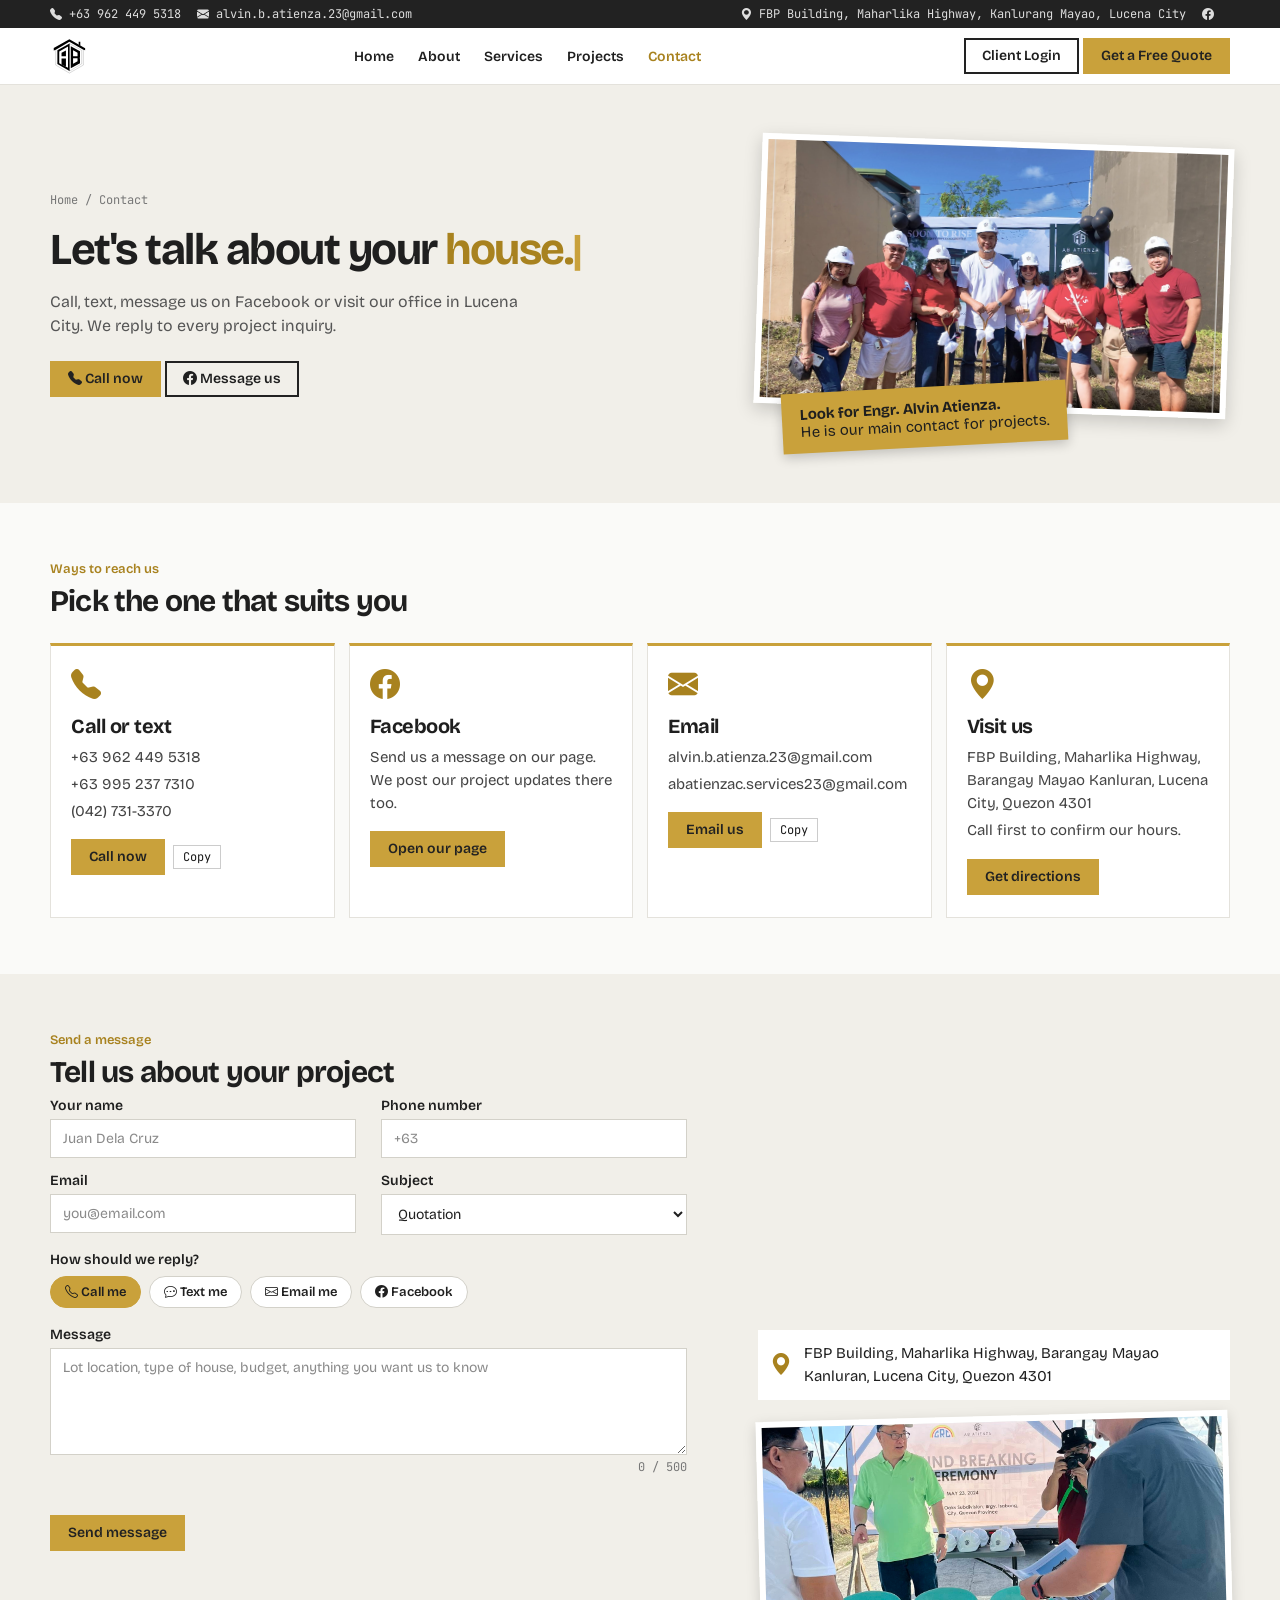
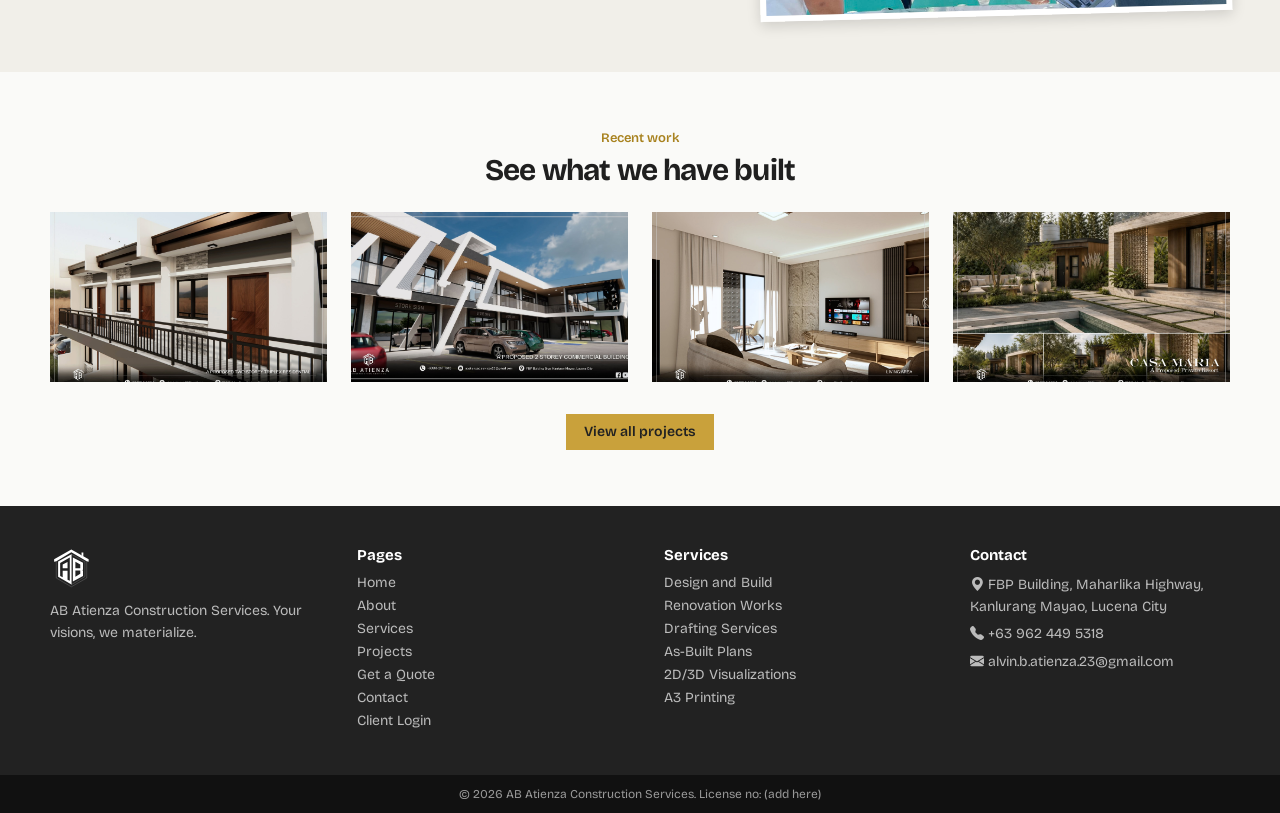
<file: contact.html>
<!doctype html>
<html>
  <head>
    <meta charset="UTF-8" />
    <title>Contact | AB Atienza Construction Services</title>
    <link rel="preconnect" href="https://fonts.googleapis.com" />
    <link rel="preconnect" href="https://fonts.gstatic.com" crossorigin />
    <link
      rel="stylesheet"
      href="https://fonts.googleapis.com/css2?family=Bricolage+Grotesque:opsz,wght@12..96,400;12..96,600;12..96,800&family=JetBrains+Mono&display=swap"
    />
    <link
      rel="stylesheet"
      href="https://cdn.jsdelivr.net/npm/bootstrap-icons@1.13.1/font/bootstrap-icons.min.css"
    />
    <link rel="stylesheet" href="css/styles.css" />
    <link rel="stylesheet" href="css/contact.css" />
  </head>
  <body>
    <div class="topbar">
      <div>
        <span><i class="bi bi-telephone-fill"></i> +63 962 449 5318</span
        ><span
          ><i class="bi bi-envelope-fill"></i>
          alvin.b.atienza.23@gmail.com</span
        >
      </div>
      <div>
        <span
          ><i class="bi bi-geo-alt-fill"></i> FBP Building, Maharlika Highway,
          Kanlurang Mayao, Lucena City</span
        ><a href="https://www.facebook.com/ABATIENZACONSTRUCTIONSERVICES/"
          ><i class="bi bi-facebook"></i
        ></a>
      </div>
    </div>

    <div class="navbar">
      <a href="index.html"
        ><img src="images/ab-logo.svg" alt="AB Atienza logo"
      /></a>
      <div class="menu">
        <a href="index.html">Home</a><a href="about.html">About</a
        ><a href="services.html">Services</a><a href="projects.html">Projects</a
        ><a class="active" href="contact.html">Contact</a>
      </div>
      <div>
        <a class="btn2" href="portal/login.html">Client Login</a>
        <a class="btn" href="quote.html">Get a Free Quote</a>
      </div>
    </div>

    <div class="chero">
      <div class="cherotext">
        <p class="crumb"><a href="index.html">Home</a> / Contact</p>
        <h1>
          Let's talk about your <span class="typed" id="typed"></span
          ><span class="cursor">|</span>
        </h1>
        <p class="cherosub">
          Call, text, message us on Facebook or visit our office in Lucena City.
          We reply to every project inquiry.
        </p>
        <a class="btn" href="tel:+639624495318"
          ><i class="bi bi-telephone-fill"></i> Call now</a
        >
        <a
          class="btn2"
          href="https://www.facebook.com/ABATIENZACONSTRUCTIONSERVICES/"
          ><i class="bi bi-facebook"></i> Message us</a
        >
      </div>
      <div class="chphotos">
        <img
          class="bigphoto"
          src="images/team.jpg"
          alt="The AB Atienza team at a groundbreaking"
        />
        <div class="note">
          <b>Look for Engr. Alvin Atienza.</b><br />He is our main contact for
          projects.
        </div>
      </div>
    </div>

    <div class="section">
      <p class="gold">Ways to reach us</p>
      <h2 class="title">Pick the one that suits you</h2>
      <div class="channels">
        <div class="channel">
          <i class="bi bi-telephone-fill pulse"></i>
          <h3>Call or text</h3>
          <p>+63 962 449 5318</p>
          <p>+63 995 237 7310</p>
          <p>(042) 731-3370</p>
          <div class="channelbtns">
            <a class="btn" href="tel:+639624495318">Call now</a
            ><button
              class="copybutton"
              onclick="copyText(this, '+63 962 449 5318')"
            >
              Copy
            </button>
          </div>
        </div>
        <div class="channel">
          <i class="bi bi-facebook"></i>
          <h3>Facebook</h3>
          <p>
            Send us a message on our page. We post our project updates there
            too.
          </p>
          <div class="channelbtns">
            <a
              class="btn"
              href="https://www.facebook.com/ABATIENZACONSTRUCTIONSERVICES/"
              >Open our page</a
            >
          </div>
        </div>
        <div class="channel">
          <i class="bi bi-envelope-fill"></i>
          <h3>Email</h3>
          <p>alvin.b.atienza.23@gmail.com</p>
          <p>abatienzac.services23@gmail.com</p>
          <div class="channelbtns">
            <a class="btn" href="mailto:alvin.b.atienza.23@gmail.com"
              >Email us</a
            ><button
              class="copybutton"
              onclick="copyText(this, 'alvin.b.atienza.23@gmail.com')"
            >
              Copy
            </button>
          </div>
        </div>
        <div class="channel">
          <i class="bi bi-geo-alt-fill"></i>
          <h3>Visit us</h3>
          <p>
            FBP Building, Maharlika Highway, Barangay Mayao Kanluran, Lucena
            City, Quezon 4301
          </p>
          <p>Call first to confirm our hours.</p>
          <div class="channelbtns">
            <a
              class="btn"
              href="https://www.google.com/maps/search/?api=1&query=FBP+Building+Maharlika+Highway+Mayao+Kanluran+Lucena+City"
              >Get directions</a
            >
          </div>
        </div>
      </div>
    </div>

    <div class="section gray formsection">
      <div class="formside">
        <p class="gold">Send a message</p>
        <h2 class="title">Tell us about your project</h2>
        <div id="formBox">
          <div class="fieldrow">
            <div class="field">
              <label>Your name</label
              ><input type="text" id="fullName" placeholder="Juan Dela Cruz" />
            </div>
            <div class="field">
              <label>Phone number</label
              ><input type="text" id="phone" placeholder="+63" />
            </div>
          </div>
          <div class="fieldrow">
            <div class="field">
              <label>Email</label
              ><input type="text" id="email" placeholder="you@email.com" />
            </div>
            <div class="field">
              <label>Subject</label
              ><select id="subject">
                <option>Quotation</option>
                <option>Design and Build</option>
                <option>Renovation</option>
                <option>Drafting or 3D visuals</option>
                <option>Other question</option>
              </select>
            </div>
          </div>
          <p class="label">How should we reply?</p>
          <div class="replychips">
            <button class="replychip on" onclick="pickReply(this, 'Call me')">
              <i class="bi bi-telephone"></i> Call me
            </button>
            <button class="replychip" onclick="pickReply(this, 'Text me')">
              <i class="bi bi-chat-dots"></i> Text me
            </button>
            <button class="replychip" onclick="pickReply(this, 'Email me')">
              <i class="bi bi-envelope"></i> Email me
            </button>
            <button
              class="replychip"
              onclick="pickReply(this, 'Message me on Facebook')"
            >
              <i class="bi bi-facebook"></i> Facebook
            </button>
          </div>
          <div class="field">
            <label>Message</label
            ><textarea
              id="message"
              rows="5"
              maxlength="500"
              onkeyup="countLetters()"
              placeholder="Lot location, type of house, budget, anything you want us to know"
            ></textarea
            ><span class="letters" id="letterCount">0 / 500</span>
          </div>
          <p class="formerror" id="formError"></p>
          <button class="btn big" onclick="sendMessage()">Send message</button>
        </div>
        <div class="thanks" id="thanksBox">
          <i class="bi bi-check-circle-fill"></i>
          <h3>Thank you, <span id="thanksName"></span>!</h3>
          <p>We got your message. We will reach you: <b id="thanksWay"></b>.</p>
          <button class="btn2" onclick="writeAnother()">
            Send another message
          </button>
        </div>
      </div>
      <div class="mapside">
        <iframe
          src="https://www.google.com/maps?q=13.94817,121.63668&output=embed"
          width="100%"
          height="300"
          loading="lazy"
        ></iframe>
        <div class="mapinfo">
          <i class="bi bi-geo-alt-fill"></i>
          <p>
            FBP Building, Maharlika Highway, Barangay Mayao Kanluran, Lucena
            City, Quezon 4301
          </p>
        </div>
        <img
          class="teamphoto"
          src="images/team2.jpg"
          alt="Groundbreaking ceremony"
        />
      </div>
    </div>

    <div class="section">
      <p class="gold center">Recent work</p>
      <h2 class="title center">See what we have built</h2>
      <div class="strip">
        <img
          src="images/recent-projects/residential.jpg"
          alt="Residential project"
        />
        <img
          src="images/recent-projects/commercial.jpg"
          alt="Commercial project"
        />
        <img
          src="images/recent-projects/livingroom.jpg"
          alt="Living room renovation"
        />
        <img
          src="images/recent-projects/casamaria.jpg"
          alt="Casa Maria private resort"
        />
      </div>
      <p class="center">
        <a class="btn" href="projects.html">View all projects</a>
      </p>
    </div>

    <div class="footer">
      <div class="fcol">
        <img src="images/ab-logo-footer.svg" alt="AB Atienza logo" />
        <p>AB Atienza Construction Services. Your visions, we materialize.</p>
      </div>
      <div class="fcol">
        <h3>Pages</h3>
        <a href="index.html">Home</a><a href="about.html">About</a
        ><a href="services.html">Services</a><a href="projects.html">Projects</a
        ><a href="quote.html">Get a Quote</a><a href="contact.html">Contact</a
        ><a href="portal/login.html">Client Login</a>
      </div>
      <div class="fcol">
        <h3>Services</h3>
        <a href="services.html">Design and Build</a
        ><a href="services.html">Renovation Works</a
        ><a href="services.html">Drafting Services</a
        ><a href="services.html">As-Built Plans</a
        ><a href="services.html">2D/3D Visualizations</a
        ><a href="services.html">A3 Printing</a>
      </div>
      <div class="fcol">
        <h3>Contact</h3>
        <p>
          <i class="bi bi-geo-alt-fill"></i> FBP Building, Maharlika Highway,
          Kanlurang Mayao, Lucena City
        </p>
        <p><i class="bi bi-telephone-fill"></i> +63 962 449 5318</p>
        <p><i class="bi bi-envelope-fill"></i> alvin.b.atienza.23@gmail.com</p>
      </div>
    </div>
    <div class="copy">
      &copy; 2026 AB Atienza Construction Services. License no: (add here)
    </div>

    <script src="js/contact.js"></script>
  </body>
</html>
</file>
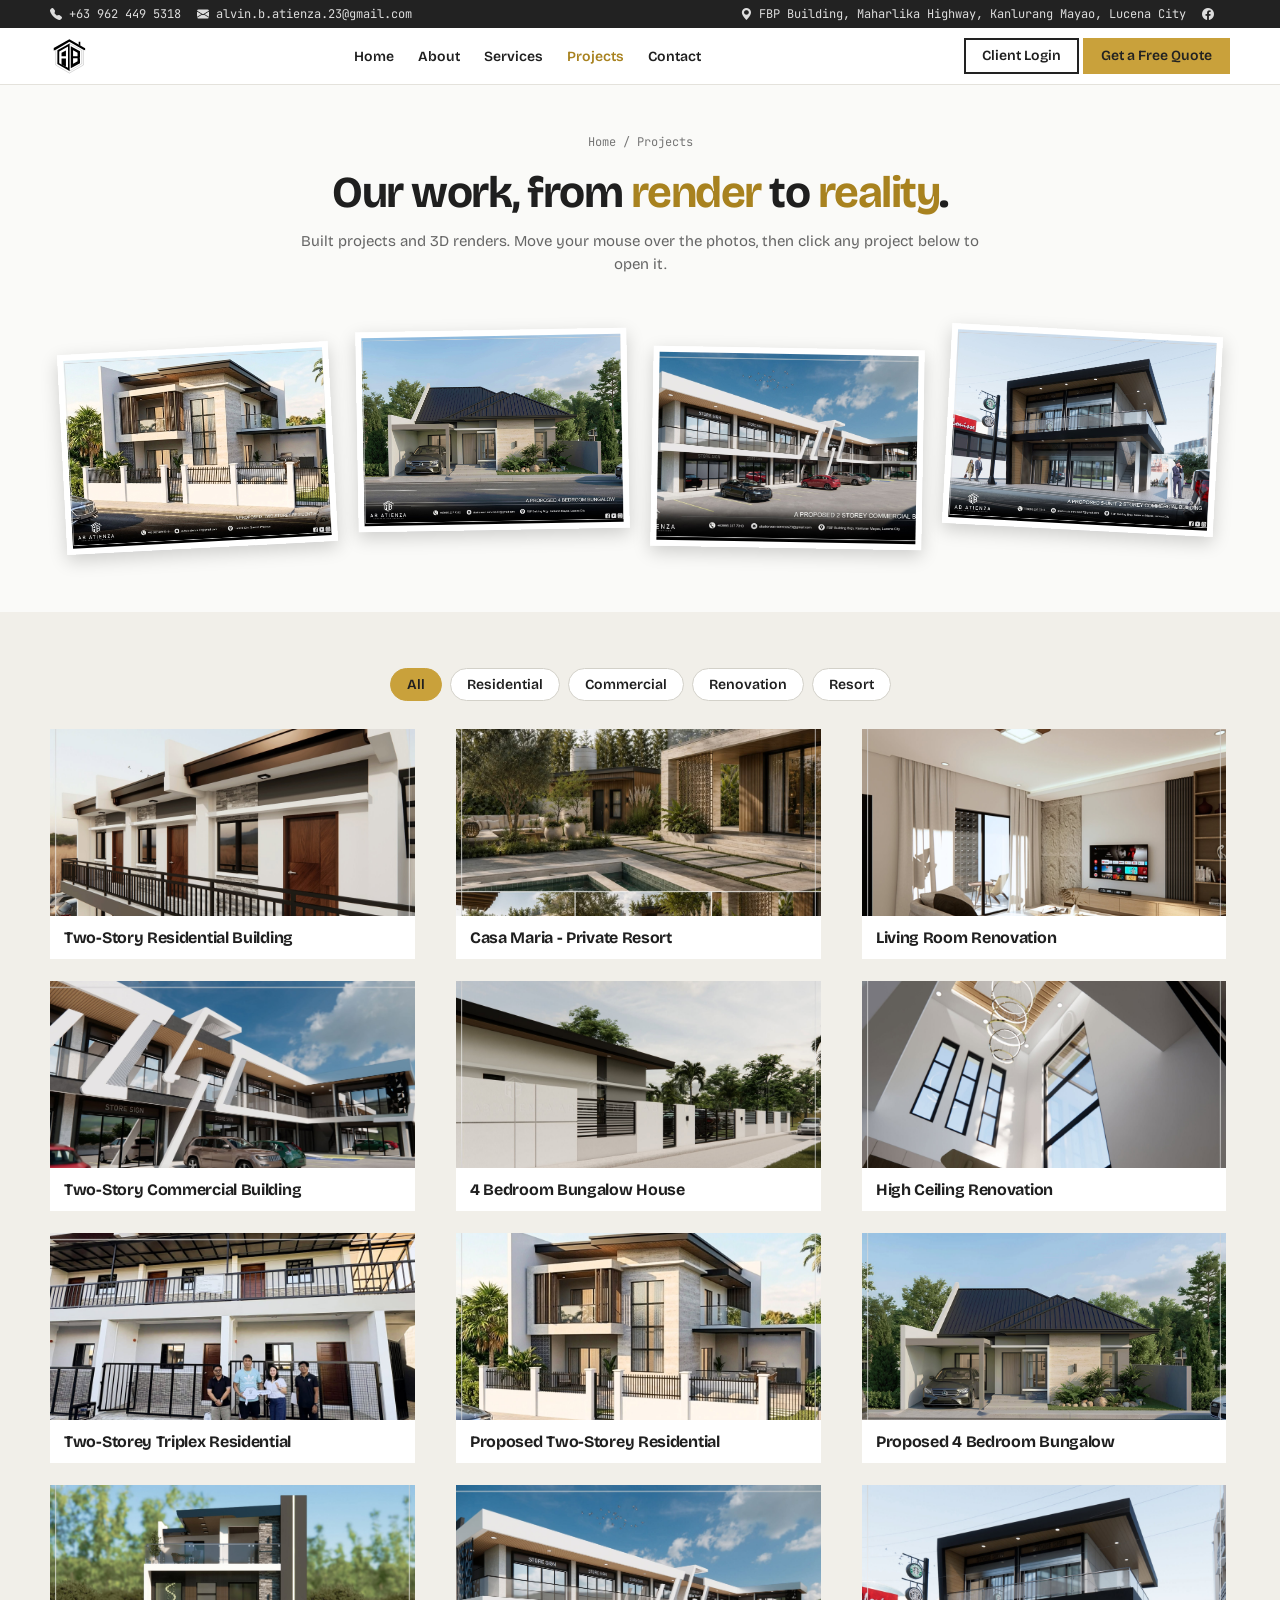
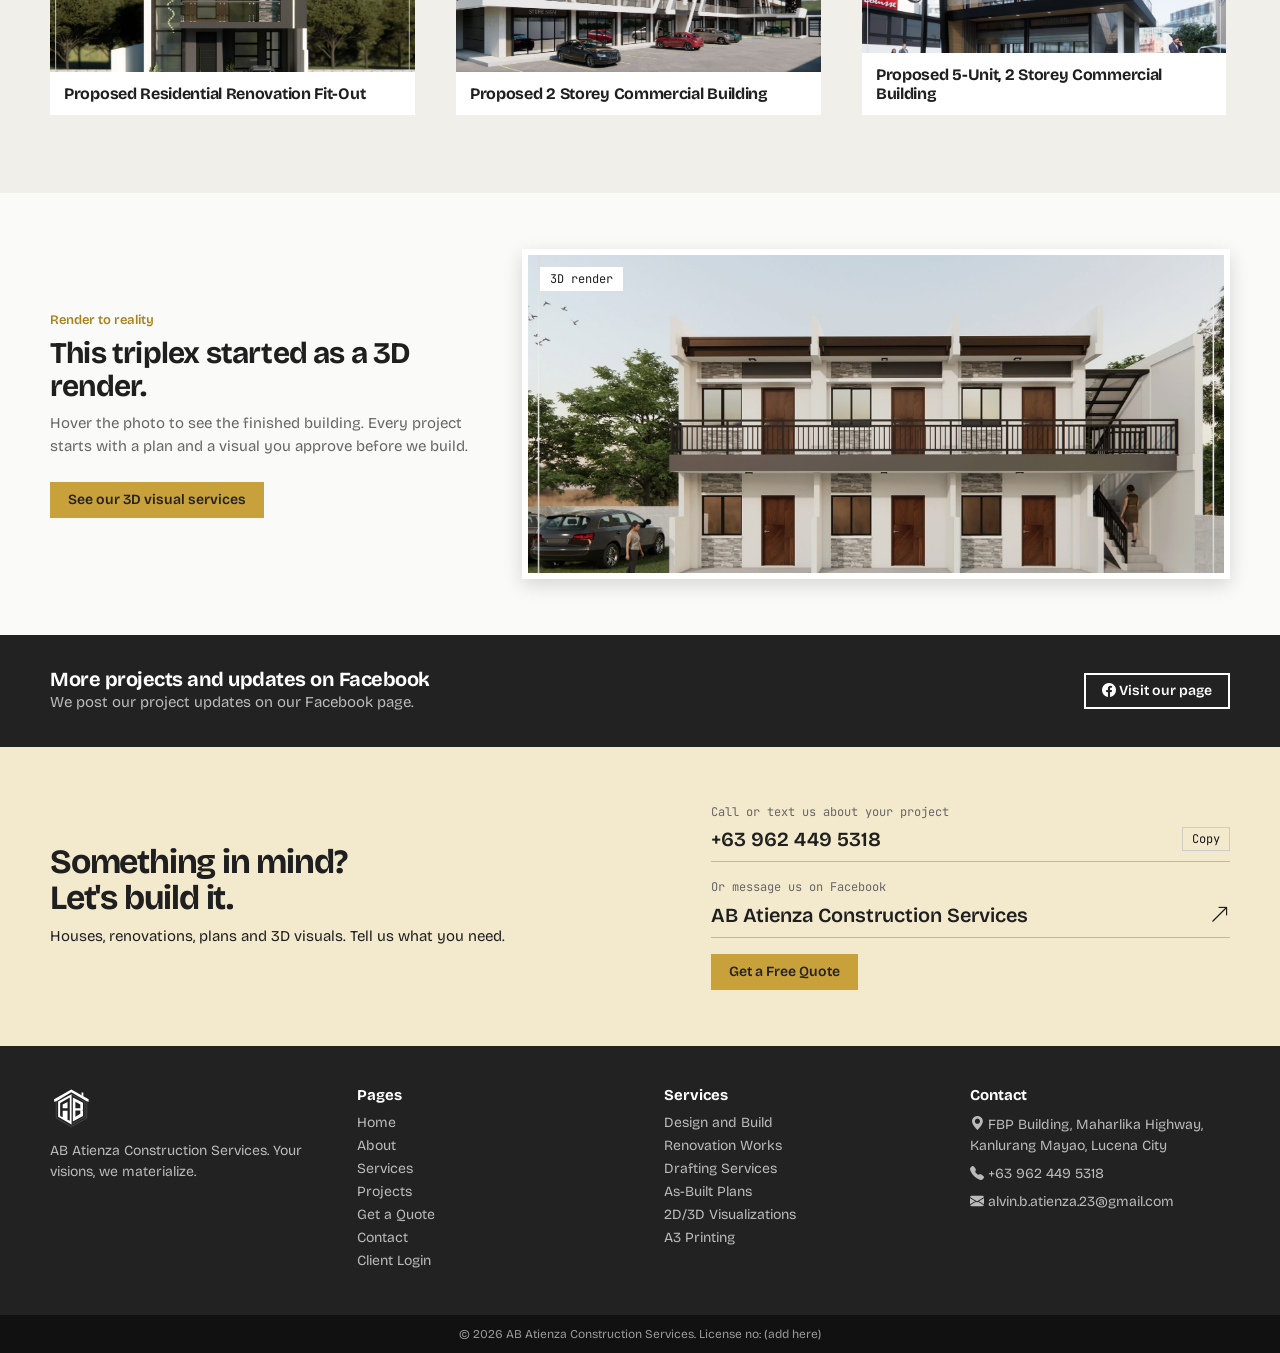
<file: projects.html>
<!doctype html>
<html>
  <head>
    <meta charset="UTF-8" />
    <title>Projects | AB Atienza Construction Services</title>
    <link rel="preconnect" href="https://fonts.googleapis.com" />
    <link rel="preconnect" href="https://fonts.gstatic.com" crossorigin />
    <link
      rel="stylesheet"
      href="https://fonts.googleapis.com/css2?family=Bricolage+Grotesque:opsz,wght@12..96,400;12..96,600;12..96,800&family=JetBrains+Mono&display=swap"
    />
    <link
      rel="stylesheet"
      href="https://cdn.jsdelivr.net/npm/bootstrap-icons@1.13.1/font/bootstrap-icons.min.css"
    />
    <link rel="stylesheet" href="css/styles.css" />
    <link rel="stylesheet" href="css/projects.css" />
  </head>
  <body>
    <div class="topbar">
      <div>
        <span><i class="bi bi-telephone-fill"></i> +63 962 449 5318</span
        ><span
          ><i class="bi bi-envelope-fill"></i>
          alvin.b.atienza.23@gmail.com</span
        >
      </div>
      <div>
        <span
          ><i class="bi bi-geo-alt-fill"></i> FBP Building, Maharlika Highway,
          Kanlurang Mayao, Lucena City</span
        ><a href="https://www.facebook.com/ABATIENZACONSTRUCTIONSERVICES/"
          ><i class="bi bi-facebook"></i
        ></a>
      </div>
    </div>

    <div class="navbar">
      <a href="index.html"
        ><img src="images/ab-logo.svg" alt="AB Atienza logo"
      /></a>
      <div class="menu">
        <a href="index.html">Home</a><a href="about.html">About</a
        ><a href="services.html">Services</a
        ><a class="active" href="projects.html">Projects</a
        ><a href="contact.html">Contact</a>
      </div>
      <div>
        <a class="btn2" href="portal/login.html">Client Login</a>
        <a class="btn" href="quote.html">Get a Free Quote</a>
      </div>
    </div>

    <div class="phero" id="phero" onmousemove="moveParallax(event)">
      <p class="crumb"><a href="index.html">Home</a> / Projects</p>
      <h1>
        Our work, from <span class="gold2">render</span> to
        <span class="gold2">reality</span>.
      </h1>
      <p class="sub">
        Built projects and 3D renders. Move your mouse over the photos, then
        click any project below to open it.
      </p>
      <div class="pharow">
        <img
          class="pimg"
          src="images/builds/1.jpg"
          alt="Proposed two-storey residential"
        />
        <img
          class="pimg"
          src="images/builds/2.jpg"
          alt="Proposed 4 bedroom bungalow"
        />
        <img
          class="pimg"
          src="images/builds/4.jpg"
          alt="Proposed 2 storey commercial building"
        />
        <img
          class="pimg"
          src="images/builds/5.jpg"
          alt="Proposed 5-unit commercial building"
        />
      </div>
    </div>

    <div class="section gray">
      <div class="filters">
        <button class="filterchip on" onclick="filterProjects('All', this)">
          All
        </button>
        <button
          class="filterchip"
          onclick="filterProjects('Residential', this)"
        >
          Residential
        </button>
        <button class="filterchip" onclick="filterProjects('Commercial', this)">
          Commercial
        </button>
        <button class="filterchip" onclick="filterProjects('Renovation', this)">
          Renovation
        </button>
        <button class="filterchip" onclick="filterProjects('Resort', this)">
          Resort
        </button>
      </div>
      <div class="gallery">
        <div
          class="pcard"
          data-category="Residential"
          data-kind="Project"
          onclick="openProject(this)"
        >
          <img
            src="images/recent-projects/residential.jpg"
            alt="Two-Story Residential Building"
          />
          <div class="pcover">
            <span class="ptag">Residential</span>
            <h3>Two-Story Residential Building</h3>
          </div>
          <p class="carddesc">
            One of our recent two-story residential projects.
          </p>
        </div>
        <div
          class="pcard"
          data-category="Resort"
          data-kind="Project"
          onclick="openProject(this)"
        >
          <img
            src="images/recent-projects/casamaria.jpg"
            alt="Casa Maria Private Resort"
          />
          <div class="pcover">
            <span class="ptag">Resort</span>
            <h3>Casa Maria - Private Resort</h3>
          </div>
          <p class="carddesc">A private resort project from our recent work.</p>
        </div>
        <div
          class="pcard"
          data-category="Renovation"
          data-kind="Project"
          onclick="openProject(this)"
        >
          <img
            src="images/recent-projects/livingroom.jpg"
            alt="Living Room Renovation"
          />
          <div class="pcover">
            <span class="ptag">Renovation</span>
            <h3>Living Room Renovation</h3>
          </div>
          <p class="carddesc">A living room renovation from our recent work.</p>
        </div>
        <div
          class="pcard"
          data-category="Commercial"
          data-kind="Project"
          onclick="openProject(this)"
        >
          <img
            src="images/recent-projects/commercial.jpg"
            alt="Two-Story Commercial Building"
          />
          <div class="pcover">
            <span class="ptag">Commercial</span>
            <h3>Two-Story Commercial Building</h3>
          </div>
          <p class="carddesc">
            One of our recent two-story commercial projects.
          </p>
        </div>
        <div
          class="pcard"
          data-category="Residential"
          data-kind="Project"
          onclick="openProject(this)"
        >
          <img
            src="images/recent-projects/bungalow.jpg"
            alt="4 Bedroom Bungalow House"
          />
          <div class="pcover">
            <span class="ptag">Residential</span>
            <h3>4 Bedroom Bungalow House</h3>
          </div>
          <p class="carddesc">A four-bedroom bungalow from our recent work.</p>
        </div>
        <div
          class="pcard"
          data-category="Renovation"
          data-kind="Project"
          onclick="openProject(this)"
        >
          <img
            src="images/recent-projects/highceiling.jpg"
            alt="High Ceiling Renovation"
          />
          <div class="pcover">
            <span class="ptag">Renovation</span>
            <h3>High Ceiling Renovation</h3>
          </div>
          <p class="carddesc">
            A high ceiling renovation from our recent work.
          </p>
        </div>
        <div
          class="pcard"
          data-category="Residential"
          data-kind="Completed"
          onclick="openProject(this)"
        >
          <img src="images/after.jpg" alt="Two-Storey Triplex Residential" />
          <div class="pcover">
            <span class="ptag">Residential</span>
            <h3>Two-Storey Triplex Residential</h3>
          </div>
          <p class="carddesc">
            This triplex started as a 3D render and now stands on site. See the
            render-to-reality comparison further down this page.
          </p>
        </div>
        <div
          class="pcard"
          data-category="Residential"
          data-kind="3D render"
          onclick="openProject(this)"
        >
          <img
            src="images/builds/1.jpg"
            alt="Proposed Two-Storey Residential"
          />
          <div class="pcover">
            <span class="ptag">Residential</span>
            <h3>Proposed Two-Storey Residential</h3>
          </div>
          <p class="carddesc">
            A 3D render of a proposed two-storey residential design, so the
            owner can review it before construction.
          </p>
        </div>
        <div
          class="pcard"
          data-category="Residential"
          data-kind="3D render"
          onclick="openProject(this)"
        >
          <img src="images/builds/2.jpg" alt="Proposed 4 Bedroom Bungalow" />
          <div class="pcover">
            <span class="ptag">Residential</span>
            <h3>Proposed 4 Bedroom Bungalow</h3>
          </div>
          <p class="carddesc">
            A 3D render of a proposed four-bedroom bungalow.
          </p>
        </div>
        <div
          class="pcard"
          data-category="Renovation"
          data-kind="3D render"
          onclick="openProject(this)"
        >
          <img
            src="images/builds/3.jpg"
            alt="Proposed Residential Renovation Fit-Out"
          />
          <div class="pcover">
            <span class="ptag">Renovation</span>
            <h3>Proposed Residential Renovation Fit-Out</h3>
          </div>
          <p class="carddesc">
            A 3D render of a proposed residential renovation and fit-out.
          </p>
        </div>
        <div
          class="pcard"
          data-category="Commercial"
          data-kind="3D render"
          onclick="openProject(this)"
        >
          <img
            src="images/builds/4.jpg"
            alt="Proposed 2 Storey Commercial Building"
          />
          <div class="pcover">
            <span class="ptag">Commercial</span>
            <h3>Proposed 2 Storey Commercial Building</h3>
          </div>
          <p class="carddesc">
            A 3D render of a proposed two-storey commercial building.
          </p>
        </div>
        <div
          class="pcard"
          data-category="Commercial"
          data-kind="3D render"
          onclick="openProject(this)"
        >
          <img
            src="images/builds/5.jpg"
            alt="Proposed 5-Unit Commercial Building"
          />
          <div class="pcover">
            <span class="ptag">Commercial</span>
            <h3>Proposed 5-Unit, 2 Storey Commercial Building</h3>
          </div>
          <p class="carddesc">
            A 3D render of a proposed five-unit, two-storey commercial building.
          </p>
        </div>
      </div>
    </div>

    <div class="section reality">
      <div class="realitytext">
        <p class="gold">Render to reality</p>
        <h2 class="title">This triplex started as a 3D render.</h2>
        <p class="sub">
          Hover the photo to see the finished building. Every project starts
          with a plan and a visual you approve before we build.
        </p>
        <a class="btn" href="services.html">See our 3D visual services</a>
      </div>
      <div class="realitypics">
        <img
          class="renderpic"
          src="images/before.jpg"
          alt="3D render of the triplex"
        />
        <img
          class="finishedpic"
          src="images/after.jpg"
          alt="The finished triplex"
        />
        <span class="lab1">3D render</span
        ><span class="lab2">Finished building</span>
      </div>
    </div>

    <div class="fbband">
      <div>
        <h3>More projects and updates on Facebook</h3>
        <p>We post our project updates on our Facebook page.</p>
      </div>
      <a
        class="btn2"
        href="https://www.facebook.com/ABATIENZACONSTRUCTIONSERVICES/"
        ><i class="bi bi-facebook"></i> Visit our page</a
      >
    </div>

    <div class="cta">
      <div class="ctatext">
        <h2>Something in mind?<br />Let's build it.</h2>
        <p>Houses, renovations, plans and 3D visuals. Tell us what you need.</p>
      </div>
      <div class="ctabox">
        <p class="hint2">Call or text us about your project</p>
        <div class="ctaline">
          <a href="tel:+639624495318">+63 962 449 5318</a
          ><button class="copybutton" onclick="copyPhone(this)">Copy</button>
        </div>
        <p class="hint2">Or message us on Facebook</p>
        <div class="ctaline">
          <a href="https://www.facebook.com/ABATIENZACONSTRUCTIONSERVICES/"
            >AB Atienza Construction Services</a
          ><i class="bi bi-arrow-up-right"></i>
        </div>
        <a class="btn" href="quote.html">Get a Free Quote</a>
      </div>
    </div>

    <div class="footer">
      <div class="fcol">
        <img src="images/ab-logo-footer.svg" alt="AB Atienza logo" />
        <p>AB Atienza Construction Services. Your visions, we materialize.</p>
      </div>
      <div class="fcol">
        <h3>Pages</h3>
        <a href="index.html">Home</a><a href="about.html">About</a
        ><a href="services.html">Services</a><a href="projects.html">Projects</a
        ><a href="quote.html">Get a Quote</a><a href="contact.html">Contact</a
        ><a href="portal/login.html">Client Login</a>
      </div>
      <div class="fcol">
        <h3>Services</h3>
        <a href="services.html">Design and Build</a
        ><a href="services.html">Renovation Works</a
        ><a href="services.html">Drafting Services</a
        ><a href="services.html">As-Built Plans</a
        ><a href="services.html">2D/3D Visualizations</a
        ><a href="services.html">A3 Printing</a>
      </div>
      <div class="fcol">
        <h3>Contact</h3>
        <p>
          <i class="bi bi-geo-alt-fill"></i> FBP Building, Maharlika Highway,
          Kanlurang Mayao, Lucena City
        </p>
        <p><i class="bi bi-telephone-fill"></i> +63 962 449 5318</p>
        <p><i class="bi bi-envelope-fill"></i> alvin.b.atienza.23@gmail.com</p>
      </div>
    </div>
    <div class="copy">
      &copy; 2026 AB Atienza Construction Services. License no: (add here)
    </div>

    <div class="viewer" id="viewer">
      <button class="vclose" onclick="closeProject()">
        <i class="bi bi-x-lg"></i>
      </button>
      <button class="varrow" onclick="moveProject(-1)">
        <i class="bi bi-chevron-left"></i>
      </button>
      <div class="vbox">
        <img id="vImage" src="images/builds/1.jpg" alt="Project" />
        <div class="vtext">
          <p class="gold" id="vTag"></p>
          <h2 id="vTitle"></h2>
          <p id="vDesc"></p>
          <br /><a class="btn" href="quote.html">Request a similar project</a>
        </div>
      </div>
      <button class="varrow" onclick="moveProject(1)">
        <i class="bi bi-chevron-right"></i>
      </button>
    </div>

    <script src="js/projects.js"></script>
  </body>
</html>
</file>
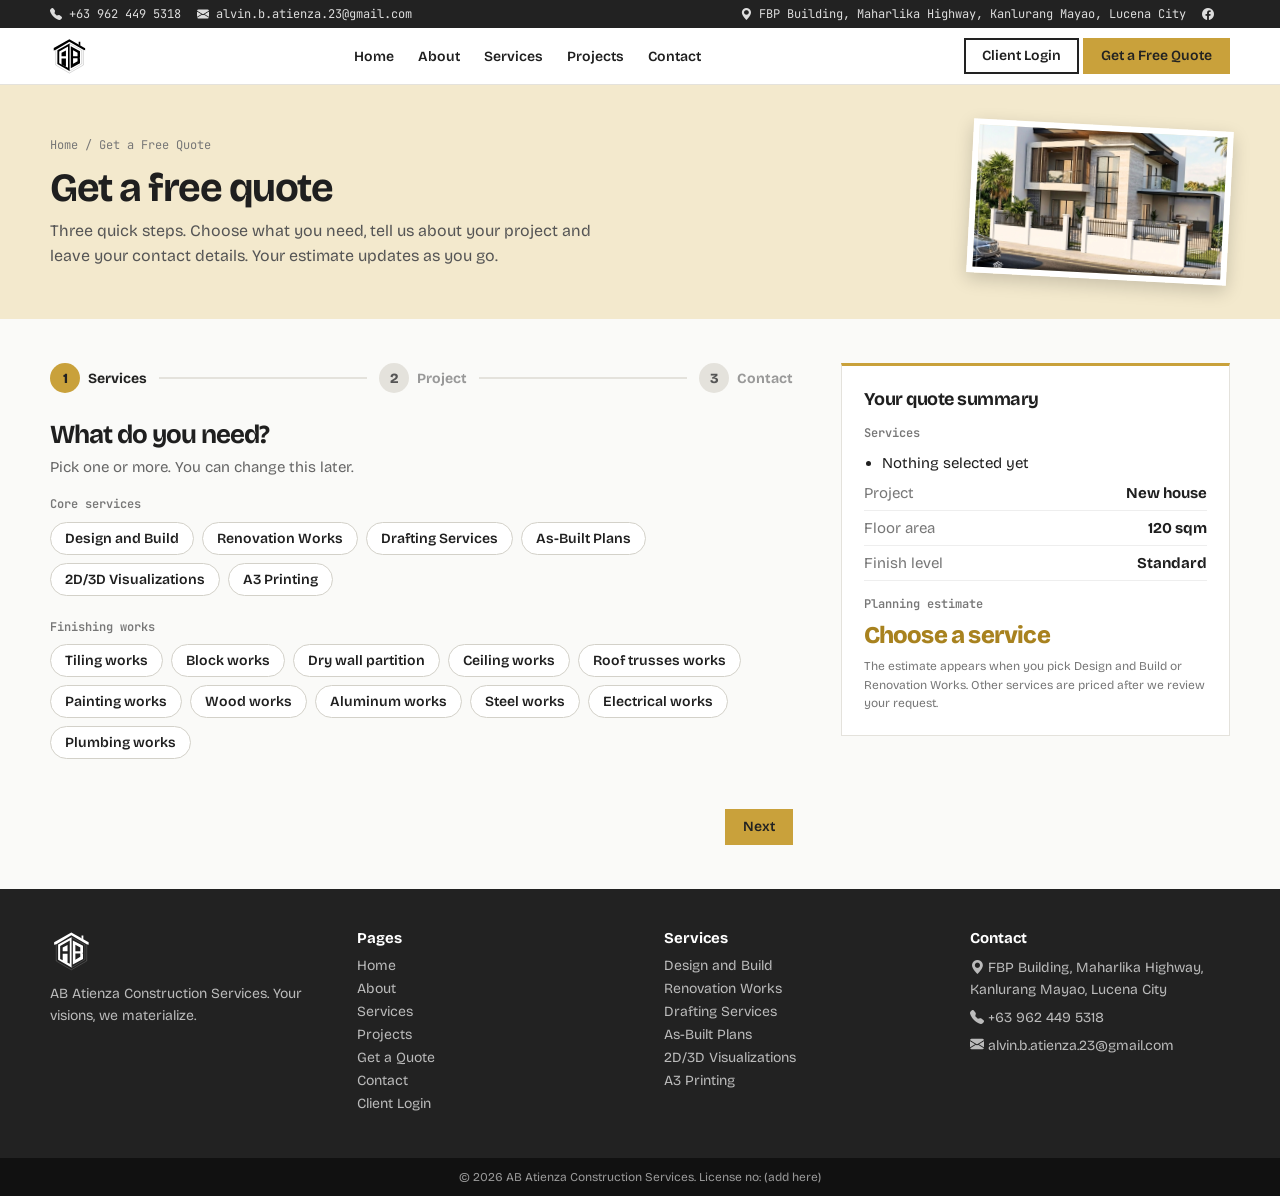
<file: quote.html>
<!doctype html>
<html>
  <head>
    <meta charset="UTF-8" />
    <title>Get a Free Quote | AB Atienza Construction Services</title>
    <link rel="preconnect" href="https://fonts.googleapis.com" />
    <link rel="preconnect" href="https://fonts.gstatic.com" crossorigin />
    <link
      rel="stylesheet"
      href="https://fonts.googleapis.com/css2?family=Bricolage+Grotesque:opsz,wght@12..96,400;12..96,600;12..96,800&family=JetBrains+Mono&display=swap"
    />
    <link
      rel="stylesheet"
      href="https://cdn.jsdelivr.net/npm/bootstrap-icons@1.13.1/font/bootstrap-icons.min.css"
    />
    <link rel="stylesheet" href="css/styles.css" />
    <link rel="stylesheet" href="css/quote.css" />
  </head>
  <body>
    <div class="topbar">
      <div>
        <span><i class="bi bi-telephone-fill"></i> +63 962 449 5318</span
        ><span
          ><i class="bi bi-envelope-fill"></i>
          alvin.b.atienza.23@gmail.com</span
        >
      </div>
      <div>
        <span
          ><i class="bi bi-geo-alt-fill"></i> FBP Building, Maharlika Highway,
          Kanlurang Mayao, Lucena City</span
        ><a href="https://www.facebook.com/ABATIENZACONSTRUCTIONSERVICES/"
          ><i class="bi bi-facebook"></i
        ></a>
      </div>
    </div>

    <div class="navbar">
      <a href="index.html"
        ><img src="images/ab-logo.svg" alt="AB Atienza logo"
      /></a>
      <div class="menu">
        <a href="index.html">Home</a><a href="about.html">About</a
        ><a href="services.html">Services</a><a href="projects.html">Projects</a
        ><a href="contact.html">Contact</a>
      </div>
      <div>
        <a class="btn2" href="portal/login.html">Client Login</a>
        <a class="btn" href="quote.html">Get a Free Quote</a>
      </div>
    </div>

    <div class="qhero">
      <div class="qherotext">
        <p class="crumb"><a href="index.html">Home</a> / Get a Free Quote</p>
        <h1>Get a free quote</h1>
        <p class="qsub">
          Three quick steps. Choose what you need, tell us about your project
          and leave your contact details. Your estimate updates as you go.
        </p>
      </div>
      <img src="images/collage/1.jpg" alt="Proposed two-storey residential" />
    </div>

    <div class="quotewrap">
      <div class="formcol">
        <div class="progress">
          <div class="pstep on" id="p1"><span>1</span><b>Services</b></div>
          <div class="pline" id="pl1"></div>
          <div class="pstep" id="p2"><span>2</span><b>Project</b></div>
          <div class="pline" id="pl2"></div>
          <div class="pstep" id="p3"><span>3</span><b>Contact</b></div>
        </div>

        <div class="stepbox on" id="step1">
          <h2>What do you need?</h2>
          <p class="qnote" id="pickedNote">
            Pick one or more. You can change this later.
          </p>
          <p class="label">Core services</p>
          <div class="chips">
            <button class="servicechip" onclick="toggleService(this)">
              Design and Build
            </button>
            <button class="servicechip" onclick="toggleService(this)">
              Renovation Works
            </button>
            <button class="servicechip" onclick="toggleService(this)">
              Drafting Services
            </button>
            <button class="servicechip" onclick="toggleService(this)">
              As-Built Plans
            </button>
            <button class="servicechip" onclick="toggleService(this)">
              2D/3D Visualizations
            </button>
            <button class="servicechip" onclick="toggleService(this)">
              A3 Printing
            </button>
          </div>
          <p class="label">Finishing works</p>
          <div class="chips">
            <button class="servicechip" onclick="toggleService(this)">
              Tiling works
            </button>
            <button class="servicechip" onclick="toggleService(this)">
              Block works
            </button>
            <button class="servicechip" onclick="toggleService(this)">
              Dry wall partition
            </button>
            <button class="servicechip" onclick="toggleService(this)">
              Ceiling works
            </button>
            <button class="servicechip" onclick="toggleService(this)">
              Roof trusses works
            </button>
            <button class="servicechip" onclick="toggleService(this)">
              Painting works
            </button>
            <button class="servicechip" onclick="toggleService(this)">
              Wood works
            </button>
            <button class="servicechip" onclick="toggleService(this)">
              Aluminum works
            </button>
            <button class="servicechip" onclick="toggleService(this)">
              Steel works
            </button>
            <button class="servicechip" onclick="toggleService(this)">
              Electrical works
            </button>
            <button class="servicechip" onclick="toggleService(this)">
              Plumbing works
            </button>
          </div>
        </div>

        <div class="stepbox" id="step2">
          <h2>Tell us about the project</h2>
          <p class="label">What are we building?</p>
          <div class="qcards">
            <div class="qcard on" onclick="pickType(0, this)">
              <img src="images/builds/1.jpg" alt="New house" /><b>New house</b
              ><span>Built from the ground up</span>
            </div>
            <div class="qcard" onclick="pickType(1, this)">
              <img src="images/builds/4.jpg" alt="Commercial building" /><b
                >Commercial building</b
              ><span>Shops, offices, units</span>
            </div>
            <div class="qcard" onclick="pickType(2, this)">
              <img
                src="images/recent-projects/livingroom.jpg"
                alt="Renovation"
              /><b>Renovation</b><span>Upgrade what you have</span>
            </div>
          </div>
          <p class="label">Floor area</p>
          <div class="arearow">
            <input
              type="range"
              id="areaSlider"
              min="20"
              max="500"
              value="120"
              oninput="setArea(this.value)"
            />
            <div class="areabox">
              <input
                type="number"
                id="areaNumber"
                value="120"
                oninput="setArea(this.value)"
              />
              sqm
            </div>
          </div>
          <p class="label">Finish level</p>
          <div class="qcards">
            <div class="qcard" onclick="pickFinish(0, this)">
              <img
                src="images/recent-projects/bungalow.jpg"
                alt="Basic finish"
              /><b>Basic</b><span>Simple, practical finishes</span>
            </div>
            <div class="qcard on" onclick="pickFinish(1, this)">
              <img
                src="images/recent-projects/residential.jpg"
                alt="Standard finish"
              /><b>Standard</b><span>Balanced quality and cost</span>
            </div>
            <div class="qcard" onclick="pickFinish(2, this)">
              <img
                src="images/recent-projects/casamaria.jpg"
                alt="Premium finish"
              /><b>Premium</b><span>High-end materials and details</span>
            </div>
          </div>
          <div class="field">
            <label>Project location</label
            ><input
              type="text"
              id="location"
              placeholder="Barangay, city or town"
            />
          </div>
        </div>

        <div class="stepbox" id="step3">
          <h2>How can we reach you?</h2>
          <div class="fieldrow">
            <div class="field">
              <label>Your name</label
              ><input type="text" id="fullName" placeholder="Juan Dela Cruz" />
            </div>
            <div class="field">
              <label>Phone number</label
              ><input type="text" id="phone" placeholder="+63" />
            </div>
          </div>
          <div class="fieldrow">
            <div class="field">
              <label>Email</label
              ><input type="text" id="email" placeholder="you@email.com" />
            </div>
            <div class="field">
              <label>When do you want to start?</label
              ><select id="startTime">
                <option>As soon as possible</option>
                <option>Within 3 months</option>
                <option>In 3 to 6 months</option>
                <option>I am still planning</option>
              </select>
            </div>
          </div>
          <div class="field">
            <label>Anything else we should know?</label
            ><textarea
              id="notes"
              rows="4"
              placeholder="Lot size, number of rooms, budget, deadlines"
            ></textarea>
          </div>
          <div class="field">
            <label>Lot plan or photos (optional)</label
            ><input
              type="file"
              id="quoteFile"
              onchange="showQuoteFile()"
            /><span class="small" id="quoteFileName">No file chosen</span>
          </div>
        </div>

        <div class="success" id="successBox">
          <i class="bi bi-check-circle-fill"></i>
          <h2>Quote request sent!</h2>
          <p>
            Thank you, <b id="thanksName"></b>. Your reference number is
            <b id="refNumber"></b>.
          </p>
          <div class="nextsteps">
            <div>
              <span>1</span>
              <p>Our team reviews your request.</p>
            </div>
            <div>
              <span>2</span>
              <p>We contact you to confirm the details.</p>
            </div>
            <div>
              <span>3</span>
              <p>You receive your official quotation.</p>
            </div>
          </div>
          <div class="qbuttons">
            <a class="btn" href="index.html">Back to home</a>
            <a class="btn2" href="projects.html">See our projects</a>
          </div>
        </div>

        <p class="qerror" id="qError"></p>
        <div class="qbuttons" id="navButtons">
          <button class="btn2" id="backBtn" onclick="goBack()">Back</button
          ><button class="btn" id="nextBtn" onclick="goNext()">Next</button>
        </div>
      </div>

      <div class="summary">
        <h3>Your quote summary</h3>
        <p class="label">Services</p>
        <ul id="sumServices">
          <li>Nothing selected yet</li>
        </ul>
        <div class="sumrow">
          <span>Project</span><b id="sumType">New house</b>
        </div>
        <div class="sumrow">
          <span>Floor area</span><b id="sumArea">120 sqm</b>
        </div>
        <div class="sumrow">
          <span>Finish level</span><b id="sumFinish">Standard</b>
        </div>
        <p class="label">Planning estimate</p>
        <p class="price" id="sumPrice">Choose a service</p>
        <p class="fine" id="sumNote">
          The estimate appears when you pick Design and Build or Renovation
          Works.
        </p>
      </div>
    </div>

    <div class="footer">
      <div class="fcol">
        <img src="images/ab-logo-footer.svg" alt="AB Atienza logo" />
        <p>AB Atienza Construction Services. Your visions, we materialize.</p>
      </div>
      <div class="fcol">
        <h3>Pages</h3>
        <a href="index.html">Home</a><a href="about.html">About</a
        ><a href="services.html">Services</a><a href="projects.html">Projects</a
        ><a href="quote.html">Get a Quote</a><a href="contact.html">Contact</a
        ><a href="portal/login.html">Client Login</a>
      </div>
      <div class="fcol">
        <h3>Services</h3>
        <a href="services.html">Design and Build</a
        ><a href="services.html">Renovation Works</a
        ><a href="services.html">Drafting Services</a
        ><a href="services.html">As-Built Plans</a
        ><a href="services.html">2D/3D Visualizations</a
        ><a href="services.html">A3 Printing</a>
      </div>
      <div class="fcol">
        <h3>Contact</h3>
        <p>
          <i class="bi bi-geo-alt-fill"></i> FBP Building, Maharlika Highway,
          Kanlurang Mayao, Lucena City
        </p>
        <p><i class="bi bi-telephone-fill"></i> +63 962 449 5318</p>
        <p><i class="bi bi-envelope-fill"></i> alvin.b.atienza.23@gmail.com</p>
      </div>
    </div>
    <div class="copy">
      &copy; 2026 AB Atienza Construction Services. License no: (add here)
    </div>

    <script src="js/data.js"></script>
    <script src="js/quote.js"></script>
  </body>
</html>
</file>
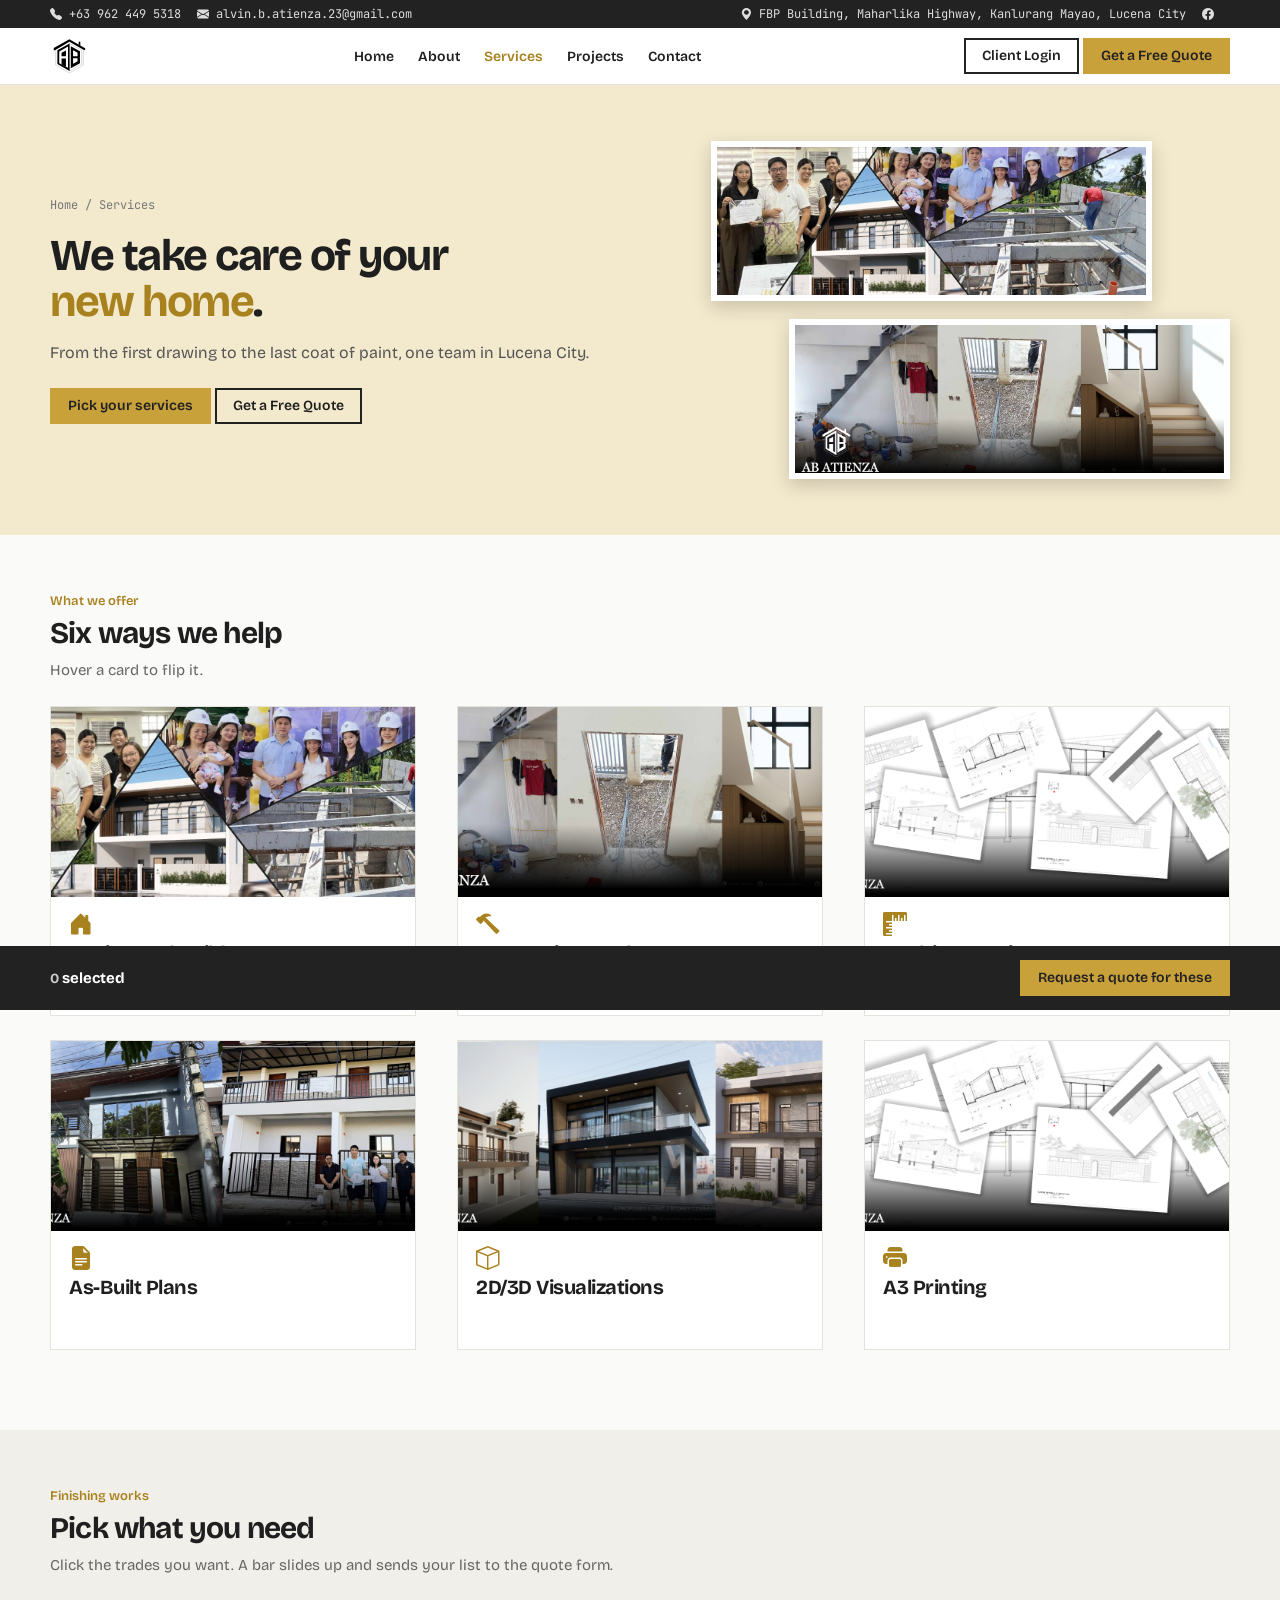
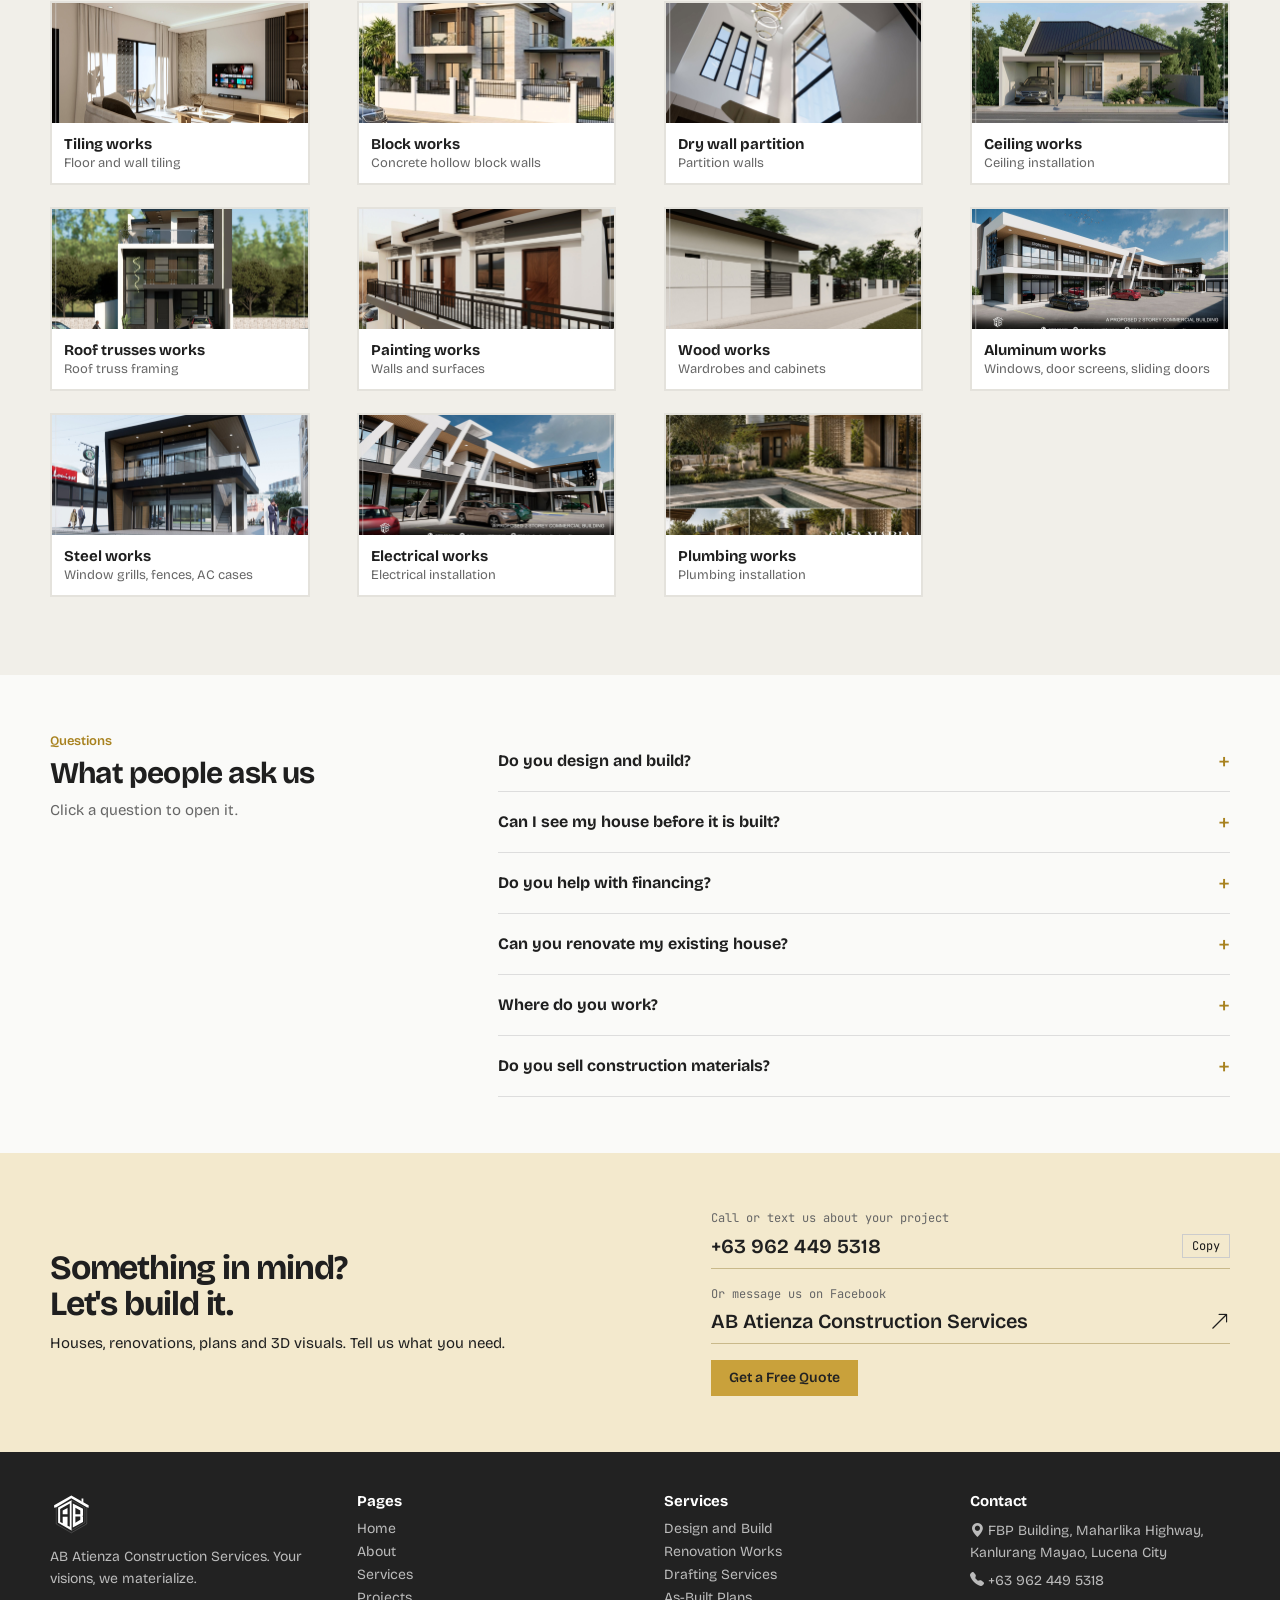
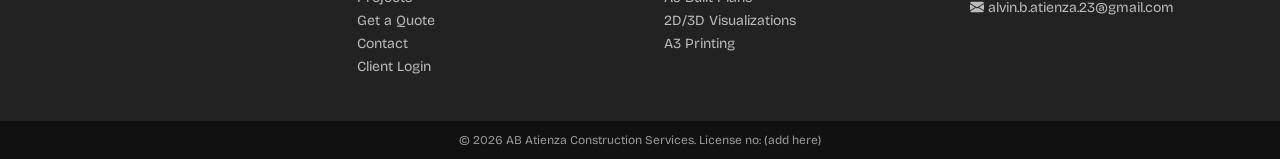
<file: services.html>
<!doctype html>
<html>
  <head>
    <meta charset="UTF-8" />
    <title>Services | AB Atienza Construction Services</title>
    <link rel="preconnect" href="https://fonts.googleapis.com" />
    <link rel="preconnect" href="https://fonts.gstatic.com" crossorigin />
    <link
      rel="stylesheet"
      href="https://fonts.googleapis.com/css2?family=Bricolage+Grotesque:opsz,wght@12..96,400;12..96,600;12..96,800&family=JetBrains+Mono&display=swap"
    />
    <link
      rel="stylesheet"
      href="https://cdn.jsdelivr.net/npm/bootstrap-icons@1.13.1/font/bootstrap-icons.min.css"
    />
    <link rel="stylesheet" href="css/styles.css" />
    <link rel="stylesheet" href="css/services.css" />
  </head>
  <body>
    <div class="topbar">
      <div>
        <span><i class="bi bi-telephone-fill"></i> +63 962 449 5318</span
        ><span
          ><i class="bi bi-envelope-fill"></i>
          alvin.b.atienza.23@gmail.com</span
        >
      </div>
      <div>
        <span
          ><i class="bi bi-geo-alt-fill"></i> FBP Building, Maharlika Highway,
          Kanlurang Mayao, Lucena City</span
        ><a href="https://www.facebook.com/ABATIENZACONSTRUCTIONSERVICES/"
          ><i class="bi bi-facebook"></i
        ></a>
      </div>
    </div>

    <div class="navbar">
      <a href="index.html"
        ><img src="images/ab-logo.svg" alt="AB Atienza logo"
      /></a>
      <div class="menu">
        <a href="index.html">Home</a><a href="about.html">About</a
        ><a class="active" href="services.html">Services</a
        ><a href="projects.html">Projects</a><a href="contact.html">Contact</a>
      </div>
      <div>
        <a class="btn2" href="portal/login.html">Client Login</a>
        <a class="btn" href="quote.html">Get a Free Quote</a>
      </div>
    </div>

    <div class="shero">
      <div class="sherotext">
        <p class="crumb"><a href="index.html">Home</a> / Services</p>
        <h1>
          We take care of your
          <span id="swapWord"><span class="word">house plans</span></span
          >.
        </h1>
        <p class="sherosub">
          From the first drawing to the last coat of paint, one team in Lucena
          City.
        </p>
        <a class="btn" href="#pick">Pick your services</a>
        <a class="btn2" href="quote.html">Get a Free Quote</a>
      </div>
      <div class="herophotos">
        <img
          class="floatone"
          src="images/services/designtobuild.jpg"
          alt="Design and build"
        />
        <img
          class="floattwo"
          src="images/services/renovation.jpg"
          alt="Renovation works"
        />
      </div>
    </div>

    <div class="section">
      <p class="gold">What we offer</p>
      <h2 class="title">Six ways we help</h2>
      <p class="sub">Hover a card to flip it.</p>
      <div class="flips">
        <div class="flip">
          <div class="flipinner">
            <div class="flipfront">
              <img
                src="images/services/designtobuild.jpg"
                alt="Design and build"
              />
              <div class="flipinfo">
                <i class="bi bi-house-door-fill"></i>
                <h3>Design and Build</h3>
              </div>
            </div>
            <div class="flipback">
              <div>
                <h3>Design and Build</h3>
                <p>
                  Your house from idea to finished building, designed and built
                  by one team.
                </p>
                <ul>
                  <li>Drafting and 2D/3D visuals</li>
                  <li>Construction of your house</li>
                  <li>Finishing works</li>
                </ul>
              </div>
              <button class="btn2" onclick="requestService('Design and Build')">
                Request this service
              </button>
            </div>
          </div>
        </div>
        <div class="flip">
          <div class="flipinner">
            <div class="flipfront">
              <img
                src="images/services/renovation.jpg"
                alt="Renovation works"
              />
              <div class="flipinfo">
                <i class="bi bi-hammer"></i>
                <h3>Renovation Works</h3>
              </div>
            </div>
            <div class="flipback">
              <div>
                <h3>Renovation Works</h3>
                <p>
                  New look, more space and a better layout for your existing
                  home.
                </p>
                <ul>
                  <li>Living room and ceiling renovations</li>
                  <li>Layout reviewed before work starts</li>
                  <li>Finishing works</li>
                </ul>
              </div>
              <button class="btn2" onclick="requestService('Renovation Works')">
                Request this service
              </button>
            </div>
          </div>
        </div>
        <div class="flip">
          <div class="flipinner">
            <div class="flipfront">
              <img src="images/services/drawing.jpg" alt="Drafting services" />
              <div class="flipinfo">
                <i class="bi bi-rulers"></i>
                <h3>Drafting Services</h3>
              </div>
            </div>
            <div class="flipback">
              <div>
                <h3>Drafting Services</h3>
                <p>Clear architectural drawings of your project.</p>
                <ul>
                  <li>Architectural drawings</li>
                  <li>Floor plans and layouts</li>
                  <li>Reviewed with you before building</li>
                </ul>
              </div>
              <button
                class="btn2"
                onclick="requestService('Drafting Services')"
              >
                Request this service
              </button>
            </div>
          </div>
        </div>
        <div class="flip">
          <div class="flipinner">
            <div class="flipfront">
              <img src="images/services/builtplans.jpg" alt="As-built plans" />
              <div class="flipinfo">
                <i class="bi bi-file-earmark-text-fill"></i>
                <h3>As-Built Plans</h3>
              </div>
            </div>
            <div class="flipback">
              <div>
                <h3>As-Built Plans</h3>
                <p>
                  Updated plans of your existing building, drawn as it stands
                  today.
                </p>
                <ul>
                  <li>Plans of your existing building</li>
                  <li>Drawn as it stands today</li>
                  <li>Useful before a renovation</li>
                </ul>
              </div>
              <button class="btn2" onclick="requestService('As-Built Plans')">
                Request this service
              </button>
            </div>
          </div>
        </div>
        <div class="flip">
          <div class="flipinner">
            <div class="flipfront">
              <img
                src="images/services/drafting.jpg"
                alt="2D and 3D visualizations"
              />
              <div class="flipinfo">
                <i class="bi bi-box"></i>
                <h3>2D/3D Visualizations</h3>
              </div>
            </div>
            <div class="flipback">
              <div>
                <h3>2D/3D Visualizations</h3>
                <p>See your house in 2D and 3D before construction starts.</p>
                <ul>
                  <li>2D layouts</li>
                  <li>3D modeling and rendering</li>
                  <li>Digital walkthroughs</li>
                </ul>
              </div>
              <button
                class="btn2"
                onclick="requestService('2D/3D Visualizations')"
              >
                Request this service
              </button>
            </div>
          </div>
        </div>
        <div class="flip">
          <div class="flipinner">
            <div class="flipfront">
              <img src="images/services/drawing.jpg" alt="A3 printing" />
              <div class="flipinfo">
                <i class="bi bi-printer-fill"></i>
                <h3>A3 Printing</h3>
              </div>
            </div>
            <div class="flipback">
              <div>
                <h3>A3 Printing</h3>
                <p>Large prints of your plans and layouts.</p>
                <ul>
                  <li>A3 prints of plans</li>
                  <li>Layouts and drawings</li>
                  <li>Clean, readable copies</li>
                </ul>
              </div>
              <button class="btn2" onclick="requestService('A3 Printing')">
                Request this service
              </button>
            </div>
          </div>
        </div>
      </div>
    </div>

    <div class="section gray" id="pick">
      <p class="gold">Finishing works</p>
      <h2 class="title">Pick what you need</h2>
      <p class="sub">
        Click the trades you want. A bar slides up and sends your list to the
        quote form.
      </p>
      <div class="trades">
        <div class="trade" onclick="toggleTrade(this, 'Tiling works')">
          <img src="images/recent-projects/livingroom.jpg" alt="Tiling works" />
          <div class="tradebody">
            <b>Tiling works</b><span>Floor and wall tiling</span>
          </div>
          <i class="bi bi-check-circle-fill tick"></i>
        </div>
        <div class="trade" onclick="toggleTrade(this, 'Block works')">
          <img src="images/builds/1.jpg" alt="Block works" />
          <div class="tradebody">
            <b>Block works</b><span>Concrete hollow block walls</span>
          </div>
          <i class="bi bi-check-circle-fill tick"></i>
        </div>
        <div class="trade" onclick="toggleTrade(this, 'Dry wall partition')">
          <img
            src="images/recent-projects/highceiling.jpg"
            alt="Dry wall partition"
          />
          <div class="tradebody">
            <b>Dry wall partition</b><span>Partition walls</span>
          </div>
          <i class="bi bi-check-circle-fill tick"></i>
        </div>
        <div class="trade" onclick="toggleTrade(this, 'Ceiling works')">
          <img src="images/builds/2.jpg" alt="Ceiling works" />
          <div class="tradebody">
            <b>Ceiling works</b><span>Ceiling installation</span>
          </div>
          <i class="bi bi-check-circle-fill tick"></i>
        </div>
        <div class="trade" onclick="toggleTrade(this, 'Roof trusses works')">
          <img src="images/builds/3.jpg" alt="Roof trusses works" />
          <div class="tradebody">
            <b>Roof trusses works</b><span>Roof truss framing</span>
          </div>
          <i class="bi bi-check-circle-fill tick"></i>
        </div>
        <div class="trade" onclick="toggleTrade(this, 'Painting works')">
          <img
            src="images/recent-projects/residential.jpg"
            alt="Painting works"
          />
          <div class="tradebody">
            <b>Painting works</b><span>Walls and surfaces</span>
          </div>
          <i class="bi bi-check-circle-fill tick"></i>
        </div>
        <div class="trade" onclick="toggleTrade(this, 'Wood works')">
          <img src="images/recent-projects/bungalow.jpg" alt="Wood works" />
          <div class="tradebody">
            <b>Wood works</b><span>Wardrobes and cabinets</span>
          </div>
          <i class="bi bi-check-circle-fill tick"></i>
        </div>
        <div class="trade" onclick="toggleTrade(this, 'Aluminum works')">
          <img src="images/builds/4.jpg" alt="Aluminum works" />
          <div class="tradebody">
            <b>Aluminum works</b
            ><span>Windows, door screens, sliding doors</span>
          </div>
          <i class="bi bi-check-circle-fill tick"></i>
        </div>
        <div class="trade" onclick="toggleTrade(this, 'Steel works')">
          <img src="images/builds/5.jpg" alt="Steel works" />
          <div class="tradebody">
            <b>Steel works</b><span>Window grills, fences, AC cases</span>
          </div>
          <i class="bi bi-check-circle-fill tick"></i>
        </div>
        <div class="trade" onclick="toggleTrade(this, 'Electrical works')">
          <img
            src="images/recent-projects/commercial.jpg"
            alt="Electrical works"
          />
          <div class="tradebody">
            <b>Electrical works</b><span>Electrical installation</span>
          </div>
          <i class="bi bi-check-circle-fill tick"></i>
        </div>
        <div class="trade" onclick="toggleTrade(this, 'Plumbing works')">
          <img
            src="images/recent-projects/casamaria.jpg"
            alt="Plumbing works"
          />
          <div class="tradebody">
            <b>Plumbing works</b><span>Plumbing installation</span>
          </div>
          <i class="bi bi-check-circle-fill tick"></i>
        </div>
      </div>
    </div>

    <div class="section faqbox">
      <div class="faqside">
        <p class="gold">Questions</p>
        <h2 class="title">What people ask us</h2>
        <p class="sub">Click a question to open it.</p>
      </div>
      <div class="faqlist">
        <div class="faq">
          <div class="question" onclick="toggleFaq(this)">
            <b>Do you design and build?</b><span>+</span>
          </div>
          <p>
            Yes. We draw the plan, show it in 2D and 3D, then build it and
            handle the finishing works.
          </p>
        </div>
        <div class="faq">
          <div class="question" onclick="toggleFaq(this)">
            <b>Can I see my house before it is built?</b><span>+</span>
          </div>
          <p>
            Yes. We prepare 2D layouts, 3D modeling and rendering, and digital
            walkthroughs.
          </p>
        </div>
        <div class="faq">
          <div class="question" onclick="toggleFaq(this)">
            <b>Do you help with financing?</b><span>+</span>
          </div>
          <p>
            Ask us about Pag-IBIG and bank financing. We promote a Build Now,
            Pay Later option. Contact us to check what applies to your project.
          </p>
        </div>
        <div class="faq">
          <div class="question" onclick="toggleFaq(this)">
            <b>Can you renovate my existing house?</b><span>+</span>
          </div>
          <p>
            Yes. We handle renovation works, and we can draw as-built plans of
            your existing building first.
          </p>
        </div>
        <div class="faq">
          <div class="question" onclick="toggleFaq(this)">
            <b>Where do you work?</b><span>+</span>
          </div>
          <p>
            We are based in Lucena City, Quezon. Contact us to confirm if we can
            take your location.
          </p>
        </div>
        <div class="faq">
          <div class="question" onclick="toggleFaq(this)">
            <b>Do you sell construction materials?</b><span>+</span>
          </div>
          <p>
            Our sister business, AB Atienza Hardware and Construction Supplies,
            sells materials such as concrete hollow blocks and aggregates.
          </p>
        </div>
      </div>
    </div>

    <div class="cta">
      <div class="ctatext">
        <h2>Something in mind?<br />Let's build it.</h2>
        <p>Houses, renovations, plans and 3D visuals. Tell us what you need.</p>
      </div>
      <div class="ctabox">
        <p class="hint2">Call or text us about your project</p>
        <div class="ctaline">
          <a href="tel:+639624495318">+63 962 449 5318</a
          ><button class="copybutton" onclick="copyPhone(this)">Copy</button>
        </div>
        <p class="hint2">Or message us on Facebook</p>
        <div class="ctaline">
          <a href="https://www.facebook.com/ABATIENZACONSTRUCTIONSERVICES/"
            >AB Atienza Construction Services</a
          ><i class="bi bi-arrow-up-right"></i>
        </div>
        <a class="btn" href="quote.html">Get a Free Quote</a>
      </div>
    </div>

    <div class="footer">
      <div class="fcol">
        <img src="images/ab-logo-footer.svg" alt="AB Atienza logo" />
        <p>AB Atienza Construction Services. Your visions, we materialize.</p>
      </div>
      <div class="fcol">
        <h3>Pages</h3>
        <a href="index.html">Home</a><a href="about.html">About</a
        ><a href="services.html">Services</a><a href="projects.html">Projects</a
        ><a href="quote.html">Get a Quote</a><a href="contact.html">Contact</a
        ><a href="portal/login.html">Client Login</a>
      </div>
      <div class="fcol">
        <h3>Services</h3>
        <a href="services.html">Design and Build</a
        ><a href="services.html">Renovation Works</a
        ><a href="services.html">Drafting Services</a
        ><a href="services.html">As-Built Plans</a
        ><a href="services.html">2D/3D Visualizations</a
        ><a href="services.html">A3 Printing</a>
      </div>
      <div class="fcol">
        <h3>Contact</h3>
        <p>
          <i class="bi bi-geo-alt-fill"></i> FBP Building, Maharlika Highway,
          Kanlurang Mayao, Lucena City
        </p>
        <p><i class="bi bi-telephone-fill"></i> +63 962 449 5318</p>
        <p><i class="bi bi-envelope-fill"></i> alvin.b.atienza.23@gmail.com</p>
      </div>
    </div>
    <div class="copy">
      &copy; 2026 AB Atienza Construction Services. License no: (add here)
    </div>

    <div class="pickbar" id="pickBar">
      <div class="pickinfo">
        <b><span id="pickCount">0</span> selected</b><span id="pickList"></span>
      </div>
      <button class="btn" onclick="sendPicked()">
        Request a quote for these
      </button>
    </div>

    <script src="js/services.js"></script>
  </body>
</html>
</file>
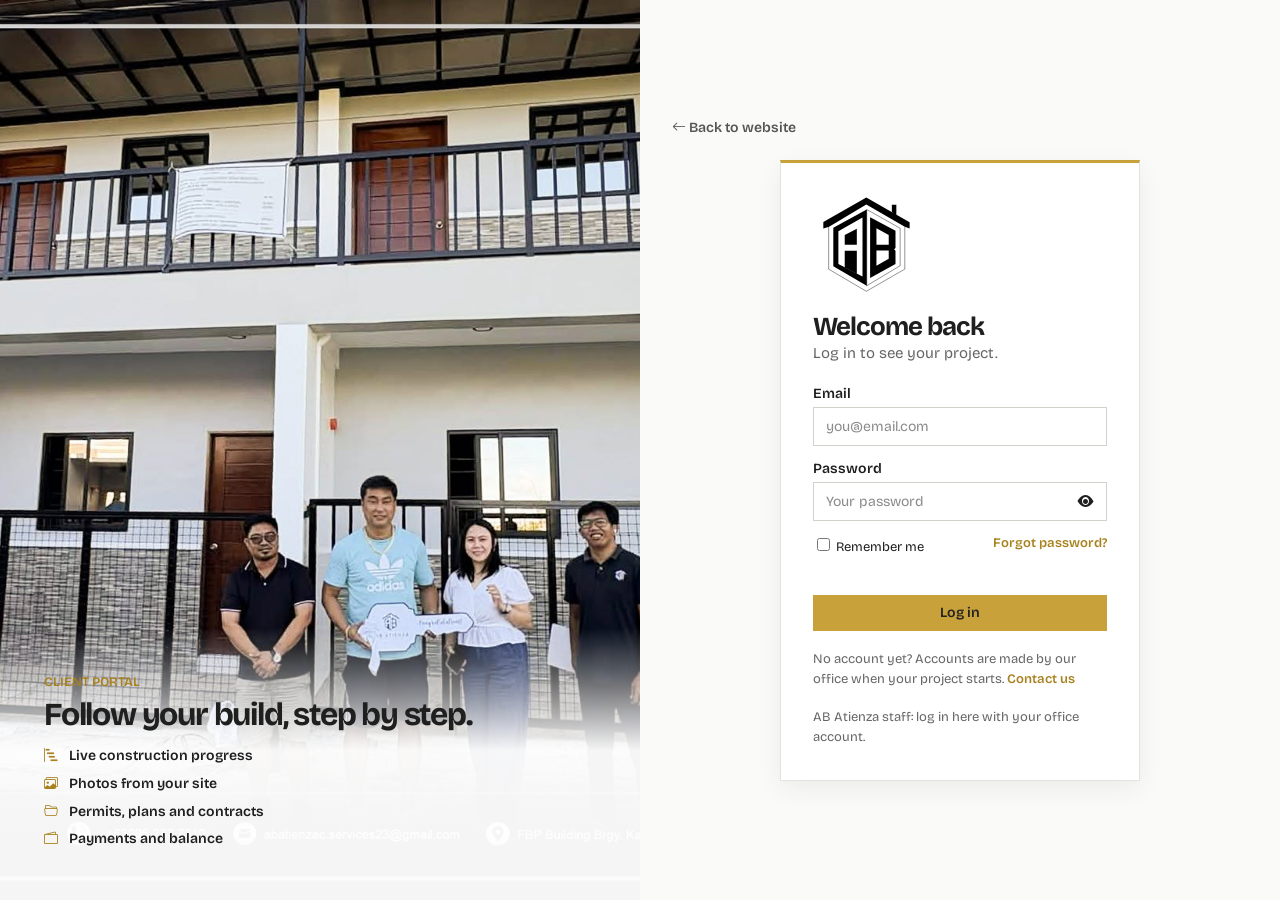
<file: admin/dashboard.html>
<!doctype html>
<html>
  <head>
    <meta charset="UTF-8" />
    <title>Admin | AB Atienza Construction Services</title>
    <link rel="preconnect" href="https://fonts.googleapis.com" />
    <link rel="preconnect" href="https://fonts.gstatic.com" crossorigin />
    <link
      rel="stylesheet"
      href="https://fonts.googleapis.com/css2?family=Bricolage+Grotesque:opsz,wght@12..96,400;12..96,600;12..96,800&family=JetBrains+Mono&display=swap"
    />
    <link
      rel="stylesheet"
      href="https://cdn.jsdelivr.net/npm/bootstrap-icons@1.13.1/font/bootstrap-icons.min.css"
    />
    <link rel="stylesheet" href="../css/styles.css" />
    <link rel="stylesheet" href="../css/dashboard.css" />
    <link rel="stylesheet" href="../css/admin.css" />
  </head>
  <body>
    <div class="app">
      <div class="sidebar">
        <div>
          <a href="../index.html"
            ><img class="sidelogo" src="../images/ab-logo.svg" alt="AB Atienza logo"
          /></a>
          <p class="sidelabel">ADMIN</p>
          <div class="navitem on" data-section="overview" onclick="showSection('overview')">
            <i class="bi bi-grid-1x2-fill"></i>Overview
          </div>
          <div class="navitem" data-section="projects" onclick="showSection('projects')">
            <i class="bi bi-buildings-fill"></i>Projects<span class="badge" id="badgeProjects"></span>
          </div>
          <div class="navitem" data-section="leads" onclick="showSection('leads')">
            <i class="bi bi-inbox-fill"></i>Leads and inbox<span class="badge" id="badgeLeads"></span>
          </div>
          <div class="navitem" data-section="payments" onclick="showSection('payments')">
            <i class="bi bi-wallet2"></i>Payments<span class="badge" id="badgePayments"></span>
          </div>
          <div class="navitem" data-section="activity" onclick="showSection('activity')">
            <i class="bi bi-clock-history"></i>Activity
          </div>
        </div>
        <div>
          <div class="usercard">
            <span class="avatar">AB</span>
            <div><b>Office account</b><br /><small>AB Atienza admin</small></div>
          </div>
          <a class="sidelink" href="../portal/dashboard.html" target="_blank"
            ><i class="bi bi-eye-fill"></i>View client dashboard</a
          >
          <a class="sidelink" href="../index.html"
            ><i class="bi bi-box-arrow-up-left"></i>Back to website</a
          >
          <div class="sidelink" onclick="logOut()">
            <i class="bi bi-box-arrow-right"></i>Log out
          </div>
        </div>
      </div>

      <div class="main">
        <div class="panelbox on" id="overview"><div id="overviewBody"></div></div>

        <div class="panelbox" id="projects">
          <div class="headrow">
            <div>
              <h1>Projects</h1>
              <p class="pagesub">Ongoing work and the history of finished projects.</p>
            </div>
            <button class="btn" onclick="toggleNewProject()">
              <i class="bi bi-plus-lg"></i> New project
            </button>
          </div>
          <div class="box" id="newProjectBox" style="display: none">
            <h3>New project</h3>
            <div class="formrow">
              <div class="field"><label>Project name</label><input type="text" id="npName" /></div>
              <div class="field"><label>Client name</label><input type="text" id="npClient" /></div>
            </div>
            <div class="formrow">
              <div class="field"><label>Client email</label><input type="text" id="npEmail" /></div>
              <div class="field"><label>Client phone</label><input type="text" id="npPhone" /></div>
            </div>
            <div class="formrow">
              <div class="field"><label>Location</label><input type="text" id="npLocation" value="Lucena City, Quezon" /></div>
              <div class="field">
                <label>Type</label>
                <select id="npType"><option>Residential</option><option>Commercial</option><option>Renovation</option><option>Resort</option></select>
              </div>
            </div>
            <div class="formrow three">
              <div class="field"><label>Contract price (PHP)</label><input type="number" id="npPrice" /></div>
              <div class="field"><label>Start date</label><input type="date" id="npStart" /></div>
              <div class="field"><label>Target turnover</label><input type="date" id="npTarget" /></div>
            </div>
            <p class="formerror" id="npError"></p>
            <button class="btn" onclick="createProject()">Create project</button>
          </div>
          <div class="toolbar">
            <div class="tabs">
              <button class="tab on" id="tabOngoing" onclick="setProjectFilter('Ongoing')">Ongoing</button>
              <button class="tab" id="tabHistory" onclick="setProjectFilter('History')">History</button>
              <button class="tab" id="tabAll" onclick="setProjectFilter('All')">All</button>
            </div>
            <input type="text" id="projectSearch" placeholder="Search projects, clients or places" onkeyup="renderProjects()" />
          </div>
          <div id="projectList"></div>
        </div>

        <div class="panelbox" id="manage"><div id="manageBody"></div></div>
        <div class="panelbox" id="leads"><div id="leadsBody"></div></div>
        <div class="panelbox" id="payments"><div id="paymentsBody"></div></div>
        <div class="panelbox" id="activity"><div id="activityBody"></div></div>
      </div>
    </div>

    <div class="toast" id="toast"></div>
    <script src="../js/data.js"></script>
    <script src="../js/admin.js"></script>
  </body>
</html>
</file>
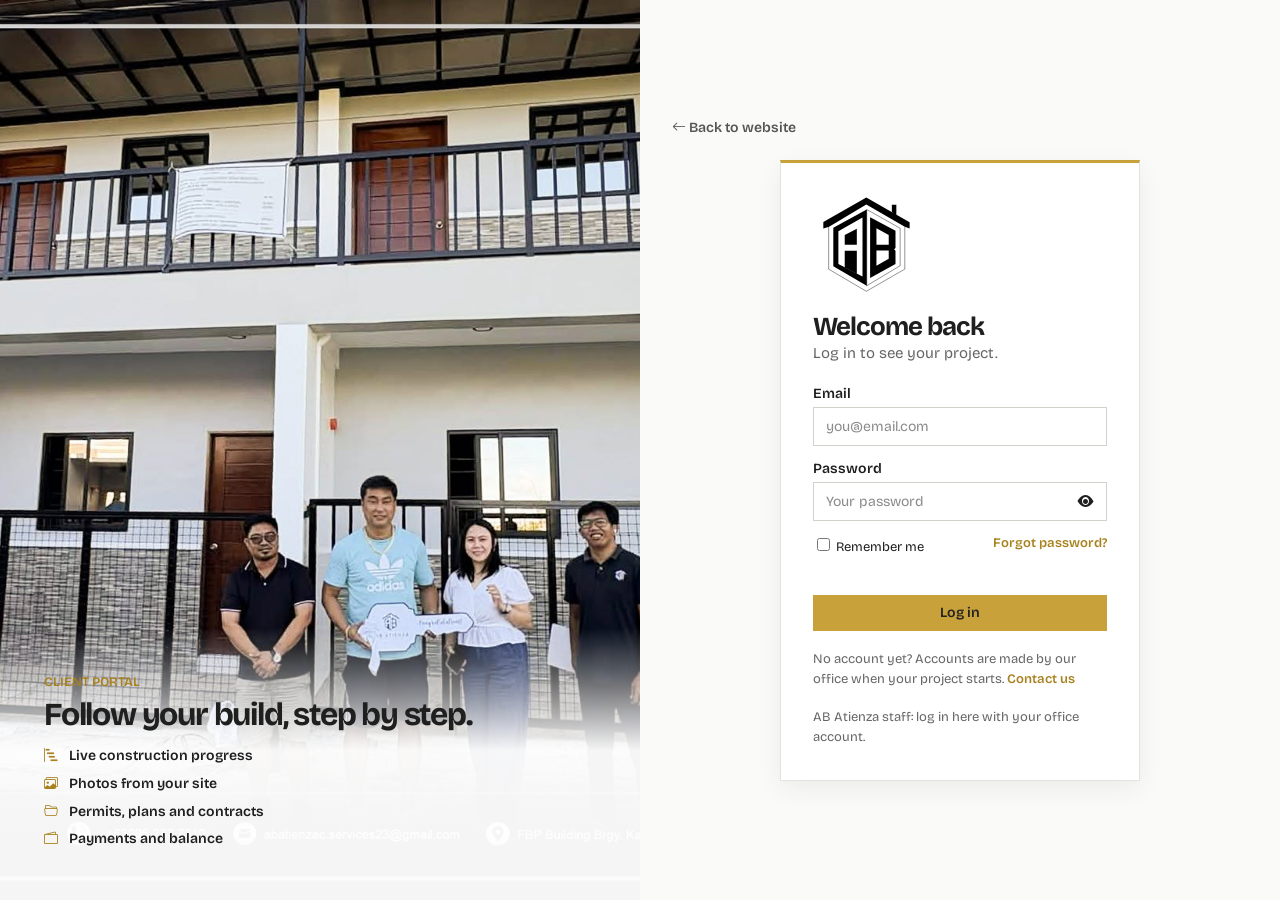
<file: portal/dashboard.html>
<!doctype html>
<html>
  <head>
    <meta charset="UTF-8" />
    <title>My Project | AB Atienza Construction Services</title>
    <link rel="preconnect" href="https://fonts.googleapis.com" />
    <link rel="preconnect" href="https://fonts.gstatic.com" crossorigin />
    <link
      rel="stylesheet"
      href="https://fonts.googleapis.com/css2?family=Bricolage+Grotesque:opsz,wght@12..96,400;12..96,600;12..96,800&family=JetBrains+Mono&display=swap"
    />
    <link
      rel="stylesheet"
      href="https://cdn.jsdelivr.net/npm/bootstrap-icons@1.13.1/font/bootstrap-icons.min.css"
    />
    <link rel="stylesheet" href="../css/styles.css" />
    <link rel="stylesheet" href="../css/dashboard.css" />
  </head>
  <body>
    <!-- The content of this page comes from js/data.js. The office updates it from the admin dashboard. -->
    <div class="app">
      <div class="sidebar">
        <div>
          <a href="../index.html"
            ><img class="sidelogo" src="../images/ab-logo.svg" alt="AB Atienza logo"
          /></a>
          <p class="sidelabel">CLIENT PORTAL</p>
          <div class="navitem on" data-section="overview" onclick="showSection('overview')">
            <i class="bi bi-grid-1x2-fill"></i>Overview
          </div>
          <div class="navitem" data-section="progress" onclick="showSection('progress')">
            <i class="bi bi-bar-chart-steps"></i>Construction
          </div>
          <div class="navitem" data-section="photos" onclick="showSection('photos')">
            <i class="bi bi-images"></i>Photo log
          </div>
          <div class="navitem" data-section="documents" onclick="showSection('documents')">
            <i class="bi bi-folder2-open"></i>Documents<span class="badge" id="docBadge"></span>
          </div>
          <div class="navitem" data-section="payments" onclick="showSection('payments')">
            <i class="bi bi-wallet2"></i>Payments
          </div>
          <div class="navitem" data-section="messages" onclick="showSection('messages')">
            <i class="bi bi-chat-dots-fill"></i>Messages<span class="badge" id="msgBadge"></span>
          </div>
        </div>
        <div>
          <div class="usercard">
            <span class="avatar" id="userInitials">AB</span>
            <div><b id="userName">Client</b><br /><small id="userProject">Project</small></div>
          </div>
          <a class="sidelink" href="../index.html"
            ><i class="bi bi-box-arrow-up-left"></i>Back to website</a
          >
          <div class="sidelink" onclick="logOut()">
            <i class="bi bi-box-arrow-right"></i>Log out
          </div>
        </div>
      </div>

      <div class="main">
        <div class="panelbox on" id="overview"><div id="overviewBody"></div></div>
        <div class="panelbox" id="progress"><div id="progressBody"></div></div>
        <div class="panelbox" id="photos"><div id="photosBody"></div></div>
        <div class="panelbox" id="documents"><div id="documentsBody"></div></div>
        <div class="panelbox" id="payments"><div id="paymentsBody"></div></div>
        <div class="panelbox" id="messages"><div id="messagesBody"></div></div>
      </div>
    </div>

    <div class="lightbox" id="lightbox" onclick="closePhoto()">
      <button><i class="bi bi-x-lg"></i></button>
      <img id="bigPhoto" src="../images/after.jpg" alt="Big photo" />
    </div>
    <div class="toast" id="toast"></div>
    <script src="../js/data.js"></script>
    <script src="../js/dashboard.js"></script>
  </body>
</html>
</file>
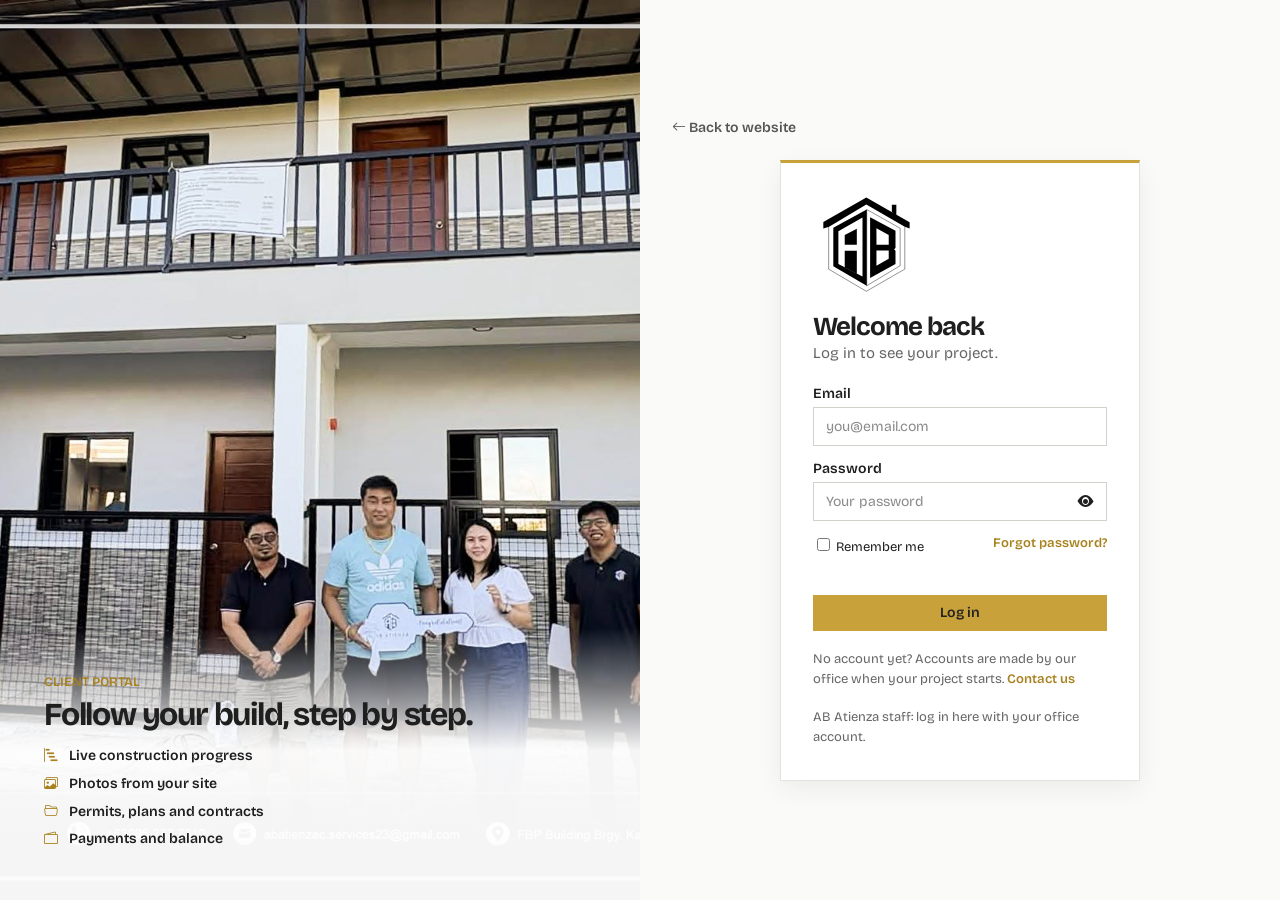
<file: portal/login.html>
<!doctype html>
<html>
  <head>
    <meta charset="UTF-8" />
    <title>Client Login | AB Atienza Construction Services</title>
    <link rel="preconnect" href="https://fonts.googleapis.com" />
    <link rel="preconnect" href="https://fonts.gstatic.com" crossorigin />
    <link
      rel="stylesheet"
      href="https://fonts.googleapis.com/css2?family=Bricolage+Grotesque:opsz,wght@12..96,400;12..96,600;12..96,800&family=JetBrains+Mono&display=swap"
    />
    <link
      rel="stylesheet"
      href="https://cdn.jsdelivr.net/npm/bootstrap-icons@1.13.1/font/bootstrap-icons.min.css"
    />
    <link rel="stylesheet" href="../css/styles.css" />
    <link rel="stylesheet" href="../css/login.css" />
  </head>
  <body>
    <div class="loginpage">
      <div class="loginphoto">
        <img src="../images/after.jpg" alt="Finished project" />
        <div class="photocaption">
          <p class="gold">CLIENT PORTAL</p>
          <h2>Follow your build, step by step.</h2>
          <p class="feature">
            <i class="bi bi-bar-chart-steps"></i> Live construction progress
          </p>
          <p class="feature">
            <i class="bi bi-images"></i> Photos from your site
          </p>
          <p class="feature">
            <i class="bi bi-folder2-open"></i> Permits, plans and contracts
          </p>
          <p class="feature">
            <i class="bi bi-wallet2"></i> Payments and balance
          </p>
        </div>
      </div>

      <div class="loginside">
        <a class="backlink" href="../index.html"
          ><i class="bi bi-arrow-left"></i> Back to website</a
        >
        <div class="loginbox">
          <img
            class="loginlogo"
            src="../images/ab-logo.svg"
            alt="AB Atienza logo"
          />
          <h1>Welcome back</h1>
          <p class="loginsub">Log in to see your project.</p>

          <div class="field">
            <label>Email</label
            ><input type="text" id="loginEmail" placeholder="you@email.com" />
          </div>
          <div class="field">
            <label>Password</label>
            <div class="passrow">
              <input
                type="password"
                id="loginPassword"
                placeholder="Your password"
                onkeydown="checkEnter(event)"
              /><button class="eye" id="eyeButton" onclick="showPassword()">
                <i class="bi bi-eye-fill"></i>
              </button>
            </div>
          </div>
          <div class="loginopts">
            <label><input type="checkbox" /> Remember me</label>
            <a href="#" onclick="forgotPassword()">Forgot password?</a>
          </div>

          <p class="loginerror" id="loginError"></p>
          <button class="btn big loginbtn" onclick="logIn()">Log in</button>
          <p class="loginnote">
            No account yet? Accounts are made by our office when your project
            starts. <a href="../contact.html">Contact us</a>
          </p>
          <p class="loginnote">
            AB Atienza staff: log in here with your office account.
          </p>
        </div>
      </div>
    </div>

    <script src="../js/login.js"></script>
  </body>
</html>
</file>
<file: css/styles.css>
/* ---------- size scale ----------
   Change a value here and every page follows.
   Measured from Notion and Grok at a 1440 x 960 viewport:
   UI text 14px, controls 36px, bars 44-56px, headings 24-32px. */
:root {
  --fs-label: 12px; /* mono labels, captions, fine print */
  --fs-small: 13px; /* secondary text */
  --fs-ui: 14px; /* nav, buttons, inputs, chips */
  --fs-body: 15px; /* paragraphs */
  --fs-lead: 16px; /* intro text under a big heading */
  --fs-h3: 20px; /* card and feature titles */
  --fs-h2: 30px; /* section titles */
  --fs-h1: 44px; /* page hero titles */

  /* side space: content stays 1180px wide and centered on big screens */
  --gutter: max(32px, calc((100% - 1180px) / 2));
  --section-y: 56px;

  --review-w: 340px; /* review card width, used by the loop animation */
  --review-gap: 16px;
}

* {
  box-sizing: border-box;
}
body {
  margin: 0;
  font-family: "Bricolage Grotesque", Arial, sans-serif;
  font-size: var(--fs-body);
  color: #1f1f1f;
  background: #fafaf8;
}
a {
  color: inherit;
  text-decoration: none;
}
img {
  display: block;
  width: 100%;
}
h1,
h2,
h3,
p {
  margin: 0;
}
p {
  line-height: 1.55;
}
button {
  font-family: inherit;
  cursor: pointer;
}
/* ---------- form controls ----------
   Browser dark mode paints buttons and boxes white-on-black.
   These rules keep every button, input and dropdown light and readable. */
:root {
  color-scheme: light;
}
button,
input,
select,
textarea {
  color: #1f1f1f;
  font-family: inherit;
}
input[type="text"],
input[type="password"],
input[type="number"],
input[type="email"],
select,
textarea {
  background-color: #fff;
}
option {
  color: #1f1f1f;
  background: #fff;
}
::placeholder {
  color: #8a8a8a;
  opacity: 1;
}
/* browser autofill turns boxes light blue with white text: keep them white */
input:-webkit-autofill,
input:-webkit-autofill:hover,
input:-webkit-autofill:focus {
  -webkit-box-shadow: 0 0 0 1000px #fff inset;
  -webkit-text-fill-color: #1f1f1f;
  caret-color: #1f1f1f;
}

.gold {
  color: #a8821f;
  font-weight: 600;
  font-size: var(--fs-small);
  margin-bottom: 6px;
}
.center {
  text-align: center;
}

.topbar {
  display: flex;
  justify-content: space-between;
  background: #222;
  color: #ddd;
  padding: 6px var(--gutter);
  font-family: "JetBrains Mono", monospace;
  font-size: var(--fs-label);
}
.topbar span,
.topbar a {
  margin-right: 16px;
}
.navbar {
  position: sticky;
  top: 0;
  z-index: 10;
  display: flex;
  justify-content: space-between;
  align-items: center;
  padding: 8px var(--gutter);
  background: #fff;
  border-bottom: 1px solid #e4e2dc;
}
.navbar img {
  width: 40px;
  height: 40px;
}
.menu {
  display: flex;
}
.menu a {
  margin: 0 12px;
  font-size: var(--fs-ui);
  font-weight: 600;
}
.menu a:hover {
  color: #a8821f;
}
.btn {
  display: inline-block;
  background: #c9a13b;
  color: #222;
  padding: 8px 18px;
  font-weight: 600;
  border: none;
  font-size: var(--fs-ui);
  line-height: 20px;
}
.btn:hover {
  background: #222;
  color: #fff;
}
.btn2 {
  display: inline-block;
  border: 2px solid #222;
  padding: 6px 16px;
  font-size: var(--fs-ui);
  font-weight: 600;
  line-height: 20px;
}
.btn2:hover {
  background: #222;
  color: #fff;
}

.hero {
  position: relative;
  display: flex;
  align-items: center;
  justify-content: space-between;
  padding: 48px var(--gutter);
  overflow: hidden;
  background-color: #fafaf8;
  background-image:
    linear-gradient(#e9e7e0 1px, transparent 1px),
    linear-gradient(90deg, #e9e7e0 1px, transparent 1px);
  background-size: 40px 40px;
}
.glow {
  position: absolute;
  top: 0;
  left: 0;
  width: 100%;
  height: 100%;
  pointer-events: none;
}
.herotext {
  position: relative;
  width: 42%;
}
.herotext h1 {
  font-size: var(--fs-h1);
  line-height: 1.04;
  letter-spacing: -1.5px;
  margin: 10px 0 16px 0;
}
.herotext h1 span {
  display: inline-block;
  animation: rise 0.8s both;
}
.w2 {
  animation-delay: 0.2s;
}
.w3 {
  animation-delay: 0.4s;
}
@keyframes rise {
  from {
    opacity: 0;
    transform: translateY(28px);
  }
  to {
    opacity: 1;
    transform: translateY(0);
  }
}
.herosub {
  color: #555;
  width: 80%;
  margin-bottom: 22px;
  font-size: var(--fs-lead);
}
.phonechip {
  display: flex;
  justify-content: space-between;
  align-items: center;
  width: 220px;
  margin-top: 18px;
  padding: 6px 8px 6px 12px;
  background: #fff;
  border: 1px solid #ddd;
  font-family: "JetBrains Mono", monospace;
  font-size: var(--fs-small);
}
.copybutton {
  background: none;
  border: 1px solid #ccc;
  padding: 3px 9px;
  font-family: "JetBrains Mono", monospace;
  font-size: var(--fs-label);
}

.copybutton {
  color: #1a1a1a;
}

.copybutton:hover {
  background: #c9a13b;
}

.collage {
  position: relative;
  display: grid;
  grid-template-columns: 1fr 1fr;
  gap: 10px;
  width: 54%;
  align-self: center;
}
.collage img {
  width: 100%;
  height: auto;
  aspect-ratio: 3 / 2;
  object-fit: cover;
  transition: transform 0.3s;
}
.collage img:first-child {
  grid-row: 1 / span 2;
  aspect-ratio: auto;
  height: 0;
  min-height: 100%; /* stretches to the height of the two right images */
  object-position: 48% center; /* keeps the building centered in the portrait crop */
}
.collage img:hover {
  transform: scale(1.05) rotate(-1.5deg);
}

.trail {
  position: absolute;
  width: 112px;
  height: 80px;
  object-fit: cover;
  border: 3px solid #fff;
  pointer-events: none;
  animation: fadeout 0.9s forwards;
}
@keyframes fadeout {
  from {
    opacity: 1;
    transform: rotate(-4deg);
  }
  to {
    opacity: 0;
    transform: scale(0.6) rotate(8deg);
  }
}

.band {
  overflow: hidden;
  background: #c9a13b;
  color: #222;
  padding: 10px 0;
}
.bandtext {
  display: flex;
  width: 100%;
}
.bandgroup {
  display: flex;
  align-items: center;
  flex-shrink: 0;
  font-size: 32px;
  font-weight: 800;
  letter-spacing: -1px;
}
.bandgroup span {
  margin: 0 18px;
}
.bandgroup i {
  font-size: 18px;
}

.section {
  padding: var(--section-y) var(--gutter);
}
.gray {
  background: #f1efe9;
}
.title {
  font-size: var(--fs-h2);
  line-height: 1.12;
  letter-spacing: -0.8px;
  margin-bottom: 8px;
}
.sub {
  color: #666;
  margin-bottom: 24px;
}

.stack {
  display: flex;
  flex-direction: column;
  margin-top: 20px;
}
.stackcard {
  position: sticky;
  display: flex;
  justify-content: space-between;
  align-items: center;
  margin-bottom: 40px;
  background: #fff;
  border: 1px solid #e4e2dc;
  box-shadow: 0 -8px 20px rgba(0, 0, 0, 0.06);
  overflow: hidden;
  transform-origin: top center;
}
.stackcard:last-child {
  margin-bottom: 0;
}
.stackcard:nth-child(even) {
  background: #f3e9cd;
}
.stackcard:nth-child(1) {
  top: 84px;
}
.stackcard:nth-child(2) {
  top: 98px;
}
.stackcard:nth-child(3) {
  top: 112px;
}
.stackcard:nth-child(4) {
  top: 126px;
}
.stackcard:nth-child(5) {
  top: 140px;
}
.stackcard:nth-child(6) {
  top: 154px;
}
.stacktext {
  display: flex;
  flex-direction: column;
  align-items: flex-start;
  width: 40%;
  padding: 24px 36px;
}
.stacknum {
  margin-bottom: 10px;
  font-family: "JetBrains Mono", monospace;
  font-size: var(--fs-label);
  color: #a8821f;
}
.stacknum i {
  margin-right: 6px;
  font-size: 16px;
}
.stacktext h3 {
  margin-bottom: 6px;
  font-size: 28px;
  letter-spacing: -0.8px;
}
.stacktext p {
  margin-bottom: 14px;
  color: #555;
}
.stacktags {
  display: flex;
  flex-wrap: wrap;
  margin-bottom: 18px;
}
.stacktag {
  margin: 0 6px 6px 0;
  padding: 3px 10px;
  border: 1px solid #c9b98a;
  border-radius: 999px;
  font-size: var(--fs-label);
  color: #555;
}
.stackcard img {
  width: 60%;
  height: auto;
}

.panels {
  display: flex;
  height: 360px;
}
.panel {
  position: relative;
  flex: 1;
  overflow: hidden;
  margin-right: 6px;
  transition: flex 0.5s;
}
.panel:hover {
  flex: 5;
}
.panel img {
  width: 100%;
  height: 100%;
  object-fit: cover;
}
.panel span {
  position: absolute;
  left: 0;
  bottom: 0;
  width: 100%;
  padding: 12px 14px;
  background: rgba(255, 255, 255, 0.92);
  font-size: var(--fs-ui);
  font-weight: 600;
  opacity: 0;
  transition: opacity 0.4s;
}
.panel:hover span {
  opacity: 1;
}
.section .center a {
  display: inline-block;
  margin-top: 24px;
}

.about {
  display: flex;
  align-items: center;
}
.aboutpics {
  display: flex;
  justify-content: space-between;
  width: 50%;
}
.aboutpics img {
  width: 48%;
  height: 320px;
  object-fit: cover;
}
.aboutpics img:last-child {
  margin-top: 36px;
}
.abouttext {
  width: 44%;
  margin-left: 6%;
}
.check {
  margin-bottom: 6px;
}
.check i {
  color: #a8821f;
}

.marquee {
  overflow: hidden;
  margin-top: 16px;
}
.track {
  display: flex;
  animation: slideleft 26s linear infinite;
}
.track:hover {
  animation-play-state: paused;
}
.back {
  animation-name: slideright;
}
/* one loop = the 4 original review cards (card width + gap) */
@keyframes slideleft {
  from {
    margin-left: 0;
  }
  to {
    margin-left: calc((var(--review-w) + var(--review-gap)) * -4);
  }
}
@keyframes slideright {
  from {
    margin-left: calc((var(--review-w) + var(--review-gap)) * -4);
  }
  to {
    margin-left: 0;
  }
}
.review {
  flex-shrink: 0;
  width: var(--review-w);
  margin-right: var(--review-gap);
  padding: 18px;
  background: #fff;
  border: 1px solid #e4e2dc;
}
.person {
  display: flex;
  align-items: center;
  margin-top: 12px;
}
.person img {
  width: 32px;
  height: 32px;
  margin-right: 10px;
  border-radius: 50%;
}
.stars {
  margin-bottom: 8px;
  font-size: 13px;
  color: #c9a13b;
}
.stars i {
  margin-right: 2px;
}
.person b,
.person span {
  display: block;
}
.person span {
  font-size: var(--fs-label);
  color: #777;
}

.cta {
  display: flex;
  justify-content: space-between;
  align-items: center;
  padding: var(--section-y) var(--gutter);
  background: #f3e9cd;
}
.ctatext h2 {
  font-size: 34px;
  line-height: 1.05;
  letter-spacing: -1.2px;
  margin-bottom: 10px;
}
.ctabox {
  width: 44%;
}
.hint2 {
  font-family: "JetBrains Mono", monospace;
  font-size: var(--fs-label);
  color: #666;
}
.ctaline {
  display: flex;
  justify-content: space-between;
  align-items: center;
  margin: 6px 0 16px 0;
  padding-bottom: 10px;
  border-bottom: 1px solid #c9b98a;
  font-size: var(--fs-h3);
  font-weight: 600;
}
.ctaline a:hover {
  color: #a8821f;
}

.footer {
  display: flex;
  justify-content: space-between;
  background: #222;
  color: #bbb;
  padding: 40px var(--gutter);
  font-size: var(--fs-ui);
}
.fcol {
  width: 22%;
}
.footer img {
  width: 44px;
  height: 44px;
  margin-bottom: 10px;
}
.footer h3 {
  color: #fff;
  margin-bottom: 10px;
  font-size: var(--fs-body);
}
.footer a {
  display: block;
  margin-bottom: 6px;
}
.footer a:hover {
  color: #c9a13b;
}
.footer p {
  margin-bottom: 6px;
}
.copy {
  background: #111;
  color: #999;
  text-align: center;
  padding: 12px;
  font-size: var(--fs-label);
}
</file>
<file: css/intro.css>
/* ---------- intro: logo pieces fly in and join, then the homepage shows ---------- */
#intro {
  position: fixed;
  inset: 0;
  z-index: 1000; /* above the sticky navbar (z-index 10) */
  display: grid;
  place-items: center;
  overflow: hidden;
  background: #fff; /* the logo artwork is black on white */
  border-bottom: 4px solid #fff; /* turns gold on exit, see below */
  transition:
    transform 0.8s cubic-bezier(0.76, 0, 0.24, 1),
    border-color 0.2s ease;
}
/* exit: the logo fades, then the white screen lifts away like a shutter
   with a gold edge, uncovering the homepage */
#intro.out {
  transform: translateY(-100%);
  border-bottom-color: #c9a13b;
  pointer-events: none;
}
#intro.out svg {
  opacity: 0;
  transform: scale(0.92);
  transition:
    opacity 0.35s ease,
    transform 0.5s ease;
}
/* set by the small script in <head> on repeat visits */
.no-intro #intro {
  display: none;
}
/* no scrolling while the intro plays */
.intro-on {
  overflow: hidden;
}
/* hold the hero text until the intro ends, so its rise animation is seen */
.intro-on .herotext h1 span {
  animation-play-state: paused;
}

#intro svg {
  width: min(36vmin, 300px);
  height: auto;
  overflow: visible;
}

/* Each piece starts displaced (--x, --y, --r) and flies to its home position.
   --d is the delay, so the pieces land one after another. */
.piece {
  transform-box: fill-box;
  transform-origin: center;
  opacity: 0;
}
#intro.run .piece {
  animation: fly 1.1s cubic-bezier(0.16, 1, 0.3, 1) var(--d) forwards;
}
@keyframes fly {
  0% {
    transform: translate(var(--x), var(--y)) rotate(var(--r)) scale(0.55);
    opacity: 0;
  }
  25% {
    opacity: 1;
  }
  100% {
    transform: none;
    opacity: 1;
  }
}

/* White pieces disappear on a white background, so the A gets a thin
   outline while it flies. The outline fades out as it lands. */
#intro.run .ghost {
  stroke: #000;
  stroke-width: 6;
  stroke-linejoin: round;
  animation: ink 1.1s linear var(--d) forwards;
}
@keyframes ink {
  0%,
  40% {
    stroke-opacity: 1;
  }
  100% {
    stroke-opacity: 0;
  }
}

/* small pulse when everything has landed */
#intro.run svg {
  animation: settle 0.45s ease-in-out 1.7s;
}
@keyframes settle {
  50% {
    transform: scale(1.035);
  }
}
</file>
<file: css/about.css>
.menu a.active {
  color: #a8821f;
}

.intro {
  padding: 64px var(--gutter) 24px var(--gutter);
}
.crumb {
  margin-bottom: 18px;
  font-family: "JetBrains Mono", monospace;
  font-size: var(--fs-label);
  color: #777;
}
.crumb a:hover {
  color: #a8821f;
}
.intro h1 {
  width: 92%;
  margin-bottom: 18px;
  font-size: var(--fs-h1);
  line-height: 1.05;
  letter-spacing: -1.5px;
}
.mark {
  background-image: linear-gradient(#f0d98a, #f0d98a);
  background-repeat: no-repeat;
  background-position: 0 90%;
  background-size: 0 38%;
  animation: sweep 0.9s 0.5s forwards;
}
.mark2 {
  animation-delay: 1.2s;
}
@keyframes sweep {
  to {
    background-size: 100% 38%;
  }
}
.introsub {
  width: 60%;
  font-size: var(--fs-lead);
  color: #555;
}

.scatter {
  display: flex;
  justify-content: space-between;
  padding: 32px var(--gutter) 56px var(--gutter);
}
.scatter img {
  width: 23%;
  height: 220px;
  object-fit: cover;
  border: 6px solid #fff;
  box-shadow: 0 4px 14px rgba(0, 0, 0, 0.15);
  transition: transform 0.3s;
}
.scatter img:nth-child(1) {
  transform: rotate(-4deg);
}
.scatter img:nth-child(2) {
  transform: rotate(3deg) translateY(22px);
}
.scatter img:nth-child(3) {
  transform: rotate(-2deg);
}
.scatter img:nth-child(4) {
  transform: rotate(4deg) translateY(18px);
}
.scatter img:hover {
  position: relative;
  z-index: 2;
  transform: rotate(0deg) scale(1.08);
}

.stats {
  display: flex;
  justify-content: space-around;
  padding: 36px var(--gutter);
  background: #f3e9cd;
  text-align: center;
}
.stats b {
  display: block;
  font-size: 44px;
  line-height: 1;
  letter-spacing: -2px;
}
.stats span {
  font-family: "JetBrains Mono", monospace;
  font-size: var(--fs-label);
  color: #555;
}

.block {
  display: flex;
  padding: 64px var(--gutter);
  border-bottom: 1px solid #e4e2dc;
}
.side {
  width: 26%;
  align-self: flex-start;
  position: sticky;
  top: 80px;
}
.num {
  font-family: "JetBrains Mono", monospace;
  font-size: var(--fs-label);
  color: #a8821f;
}
.side h2 {
  margin-top: 4px;
  font-size: 28px;
  line-height: 1.1;
  letter-spacing: -0.8px;
}
.smallhint {
  margin-top: 10px;
  font-family: "JetBrains Mono", monospace;
  font-size: var(--fs-label);
  color: #777;
}
.main {
  width: 74%;
}
.bigtext {
  margin-bottom: 24px;
  font-size: 22px;
  line-height: 1.4;
  letter-spacing: -0.3px;
}
.threecols {
  display: flex;
  justify-content: space-between;
}
.mini {
  width: 31%;
  padding-top: 12px;
  border-top: 3px solid #c9a13b;
}
.mini h3 {
  margin-bottom: 4px;
  font-size: 18px;
}
.mini p {
  color: #555;
}

.list {
  border-top: 1px solid #ddd;
}
.row {
  display: flex;
  align-items: center;
  padding: 14px 8px;
  border-bottom: 1px solid #ddd;
  transition:
    padding-left 0.3s,
    background 0.3s;
}
.row:hover {
  padding-left: 22px;
  background: #f3e9cd;
}
.row span {
  width: 48px;
  font-family: "JetBrains Mono", monospace;
  font-size: var(--fs-label);
  color: #a8821f;
}
.row b {
  width: 45%;
  font-size: var(--fs-h3);
  letter-spacing: -0.5px;
}
.row p {
  color: #666;
}
.preview {
  display: none;
  position: fixed;
  width: 220px;
  height: 150px;
  object-fit: cover;
  border: 5px solid #fff;
  box-shadow: 0 6px 18px rgba(0, 0, 0, 0.25);
  pointer-events: none;
  z-index: 20;
}

.steps {
  margin-left: 8px;
  border-left: 2px solid #e4e2dc;
}
.step {
  position: relative;
  display: flex;
  align-items: center;
  justify-content: space-between;
  padding: 0 0 36px 28px;
  opacity: 0.3;
  transition: opacity 0.5s;
}
.step.on {
  opacity: 1;
}
.dot {
  position: absolute;
  left: -11px;
  top: 3px;
  width: 20px;
  height: 20px;
  background: #e4e2dc;
  border: 3px solid #fafaf8;
  border-radius: 50%;
  transition: background 0.5s;
}
.on .dot {
  background: #c9a13b;
}
.steptext {
  width: 50%;
}
.steptext h3 {
  margin-bottom: 4px;
  font-size: var(--fs-h3);
  letter-spacing: -0.5px;
}
.steptext p {
  color: #555;
}
.step img {
  width: 36%;
  height: 140px;
  object-fit: cover;
}

.people {
  display: flex;
  justify-content: space-between;
  align-items: center;
}
.peopletext {
  width: 48%;
}
.sub {
  margin-bottom: 20px;
}
.contactcard {
  display: flex;
  align-items: center;
  margin-bottom: 16px;
  padding: 14px;
  background: #fff;
  border: 1px solid #e4e2dc;
}
.contactcard i {
  margin-right: 14px;
  font-size: 28px;
  color: #a8821f;
}
.stackbox {
  display: flex;
  flex-direction: column;
  align-items: center;
  width: 46%;
}
.stack {
  position: relative;
  width: 350px;
  height: 360px;
  cursor: pointer;
}
.stackcard {
  position: absolute;
  top: 0;
  left: 0;
  width: 280px;
  height: 360px;
  object-fit: cover;
  border: 6px solid #fff;
  box-shadow: 0 6px 18px rgba(0, 0, 0, 0.2);
  transition: transform 0.5s;
}
.stackhint {
  margin-top: 14px;
  font-family: "JetBrains Mono", monospace;
  font-size: var(--fs-label);
  color: #777;
}

.jobs {
  display: flex;
  justify-content: space-between;
}
.job {
  width: 48%;
  padding: 22px;
  background: #fff;
  border: 1px solid #e4e2dc;
  border-top: 3px solid #c9a13b;
  transition: transform 0.3s;
}
.job:hover {
  transform: translateY(-5px);
}
.job i {
  font-size: 26px;
  color: #a8821f;
}
.job h3 {
  margin: 6px 0 10px 0;
  font-size: var(--fs-h3);
  letter-spacing: -0.5px;
}
.job ul {
  margin: 0 0 16px 0;
  padding-left: 18px;
  color: #555;
  line-height: 1.7;
}
</file>
<file: css/contact.css>
.menu a.active {
  color: #a8821f;
}
.crumb {
  margin-bottom: 18px;
  font-family: "JetBrains Mono", monospace;
  font-size: var(--fs-label);
  color: #777;
}
.crumb a:hover {
  color: #a8821f;
}

.chero {
  display: flex;
  justify-content: space-between;
  align-items: center;
  padding: 56px var(--gutter);
  background: #f1efe9;
}
.cherotext {
  width: 50%;
}
.chero h1 {
  margin-bottom: 16px;
  font-size: var(--fs-h1);
  line-height: 1.05;
  letter-spacing: -1.5px;
}
.typed {
  color: #a8821f;
}
.cursor {
  color: #c9a13b;
  animation: blink 0.9s infinite;
}
@keyframes blink {
  50% {
    opacity: 0;
  }
}
.cherosub {
  width: 85%;
  margin-bottom: 22px;
  font-size: var(--fs-lead);
  color: #555;
}
.chphotos {
  display: flex;
  flex-direction: column;
  width: 40%;
}
.bigphoto {
  height: 270px;
  object-fit: cover;
  border: 6px solid #fff;
  box-shadow: 0 6px 18px rgba(0, 0, 0, 0.18);
  transform: rotate(2deg);
}
.note {
  align-self: flex-start;
  margin: -24px 0 0 24px;
  padding: 12px 18px;
  background: #c9a13b;
  box-shadow: 0 4px 12px rgba(0, 0, 0, 0.2);
  transform: rotate(-3deg);
}

.channels {
  display: flex;
  margin-top: 24px;
}
.channel {
  flex: 1;
  display: flex;
  flex-direction: column;
  margin-right: 14px;
  padding: 22px 20px;
  background: #fff;
  border: 1px solid #e4e2dc;
  border-top: 3px solid #c9a13b;
  transition:
    flex 0.5s,
    background 0.3s;
}
.channel:last-child {
  margin-right: 0;
}
.channel:hover {
  flex: 1.5;
  background: #f3e9cd;
}
.channel > i {
  margin-bottom: 10px;
  font-size: 30px;
  color: #a8821f;
}
.channel h3 {
  margin-bottom: 8px;
  font-size: var(--fs-h3);
  letter-spacing: -0.5px;
}
.channel p {
  margin-bottom: 4px;
  color: #444;
}
.channelbtns {
  display: flex;
  align-items: center;
  margin-top: 12px;
}
.channelbtns .btn {
  margin-right: 8px;
}
.channelbtns .btn:hover {
  background: #222;
}
.pulse {
  animation: pulse 1.6s infinite;
}
@keyframes pulse {
  0% {
    transform: scale(1);
  }
  50% {
    transform: scale(1.18);
  }
  100% {
    transform: scale(1);
  }
}

.formsection {
  display: flex;
  justify-content: space-between;
}
.formside {
  width: 54%;
}
.mapside {
  width: 40%;
}
.fieldrow {
  display: flex;
  justify-content: space-between;
}
.fieldrow .field {
  width: 48%;
}
.field {
  display: flex;
  flex-direction: column;
  margin-bottom: 14px;
}
.field label,
.label {
  margin-bottom: 5px;
  font-size: var(--fs-ui);
  font-weight: 600;
}
.field input,
.field select,
.field textarea {
  padding: 10px 12px;
  background: #fff;
  border: 1px solid #d3d1c9;
  font-family: inherit;
  font-size: var(--fs-ui);
}
.field input:focus,
.field select:focus,
.field textarea:focus {
  outline: none;
  border-color: #c9a13b;
  box-shadow: 0 0 0 1px #c9a13b;
}
.letters {
  align-self: flex-end;
  margin-top: 4px;
  font-family: "JetBrains Mono", monospace;
  font-size: var(--fs-label);
  color: #777;
}
.replychips {
  display: flex;
  margin: 4px 0 18px 0;
}
.replychip {
  margin-right: 8px;
  padding: 7px 14px;
  background: #fff;
  border: 1px solid #d3d1c9;
  border-radius: 999px;
  font-size: var(--fs-small);
  font-weight: 600;
  transition:
    background 0.2s,
    border-color 0.2s;
}
.replychip:hover {
  border-color: #c9a13b;
}
.replychip.on {
  background: #c9a13b;
  border-color: #c9a13b;
}
.formerror {
  min-height: 20px;
  margin-bottom: 6px;
  color: #b3261e;
  font-weight: 600;
}
.thanks {
  display: none;
  flex-direction: column;
  align-items: flex-start;
  padding: 28px;
  background: #fff;
  border: 1px solid #e4e2dc;
  border-top: 3px solid #c9a13b;
}
.thanks i {
  font-size: 40px;
  color: #c9a13b;
}
.thanks h3 {
  margin: 8px 0 6px 0;
  font-size: 24px;
  letter-spacing: -0.8px;
}
.thanks p {
  margin-bottom: 16px;
}
.mapside iframe {
  display: block;
  border: 0;
}
.mapinfo {
  display: flex;
  align-items: center;
  padding: 12px;
  background: #fff;
}
.mapinfo i {
  margin-right: 12px;
  font-size: 22px;
  color: #a8821f;
}
.teamphoto {
  height: 200px;
  margin-top: 16px;
  object-fit: cover;
  border: 6px solid #fff;
  box-shadow: 0 4px 14px rgba(0, 0, 0, 0.15);
  transform: rotate(-1.5deg);
}

.strip {
  display: flex;
  justify-content: space-between;
  margin: 24px 0 8px 0;
}
.strip img {
  width: 23.5%;
  height: 170px;
  object-fit: cover;
  transition: transform 0.3s;
}
.strip img:hover {
  transform: translateY(-8px);
}
.section .center a {
  display: inline-block;
  margin-top: 24px;
}
</file>
<file: css/projects.css>
.menu a.active {
  color: #a8821f;
}
.crumb {
  margin-bottom: 18px;
  font-family: "JetBrains Mono", monospace;
  font-size: var(--fs-label);
  color: #777;
}
.crumb a:hover {
  color: #a8821f;
}

.phero {
  padding: 48px var(--gutter) 64px var(--gutter);
  text-align: center;
  overflow: hidden;
}
.phero h1 {
  width: 80%;
  margin: 0 auto 14px auto;
  font-size: var(--fs-h1);
  line-height: 1.05;
  letter-spacing: -1.5px;
}
.gold2 {
  color: #a8821f;
}
.phero .sub {
  width: 60%;
  margin: 0 auto 36px auto;
}
.pharow {
  display: flex;
  justify-content: center;
  align-items: center;
}
.pimg {
  width: 23%;
  height: 200px;
  margin: 0 1%;
  object-fit: cover;
  border: 6px solid #fff;
  box-shadow: 0 6px 18px rgba(0, 0, 0, 0.18);
  transition: transform 0.2s ease-out;
}
.pimg:nth-child(odd) {
  margin-top: 36px;
}
.pimg:nth-child(1) {
  transform: rotate(-3deg);
}
.pimg:nth-child(2) {
  transform: rotate(-1deg);
}
.pimg:nth-child(3) {
  transform: rotate(1deg);
}
.pimg:nth-child(4) {
  transform: rotate(3deg);
}

.filters {
  display: flex;
  justify-content: center;
  margin-bottom: 28px;
}
.filterchip {
  margin: 0 4px;
  padding: 7px 16px;
  background: #fff;
  border: 1px solid #d3d1c9;
  border-radius: 999px;
  font-size: var(--fs-ui);
  font-weight: 600;
  transition:
    background 0.2s,
    border-color 0.2s;
}
.filterchip:hover {
  border-color: #c9a13b;
}
.filterchip.on {
  background: #c9a13b;
  border-color: #c9a13b;
}

.gallery {
  display: flex;
  flex-wrap: wrap;
  gap: 3.5%;
}
.pcard {
  position: relative;
  width: 30.9%;
  height: 230px;
  margin-bottom: 22px;
  overflow: hidden;
  cursor: pointer;
  animation: pop 0.5s;
}
@keyframes pop {
  from {
    opacity: 0;
    transform: scale(0.9);
  }
  to {
    opacity: 1;
    transform: scale(1);
  }
}
.pcard img {
  width: 100%;
  height: 100%;
  object-fit: cover;
  transition: transform 0.5s;
}
.pcard:hover img {
  transform: scale(1.08);
}
.pcover {
  position: absolute;
  left: 0;
  bottom: 0;
  width: 100%;
  padding: 12px 14px;
  background: #fff;
  transition: padding-bottom 0.3s;
}
.pcard:hover .pcover {
  padding-bottom: 22px;
}
.pcover h3 {
  font-size: 16px;
  letter-spacing: -0.3px;
  line-height: 1.2;
}
.ptag {
  display: block;
  height: 0;
  overflow: hidden;
  font-family: "JetBrains Mono", monospace;
  font-size: var(--fs-label);
  color: #a8821f;
  opacity: 0;
  transition:
    height 0.3s,
    opacity 0.3s;
}
.pcard:hover .ptag {
  height: 18px;
  opacity: 1;
}
.carddesc {
  display: none;
}

.reality {
  display: flex;
  justify-content: space-between;
  align-items: center;
}
.realitytext {
  width: 36%;
}
.realitypics {
  position: relative;
  width: 60%;
  height: 330px;
  overflow: hidden;
  border: 6px solid #fff;
  box-shadow: 0 6px 18px rgba(0, 0, 0, 0.15);
}
.realitypics img {
  position: absolute;
  top: 0;
  left: 0;
  width: 100%;
  height: 100%;
  object-fit: cover;
}
.finishedpic {
  opacity: 0;
  transition: opacity 0.8s;
}
.realitypics:hover .finishedpic {
  opacity: 1;
}
.lab1,
.lab2 {
  position: absolute;
  left: 12px;
  top: 12px;
  padding: 4px 10px;
  background: #fff;
  font-family: "JetBrains Mono", monospace;
  font-size: var(--fs-label);
  transition: opacity 0.8s;
}
.lab2 {
  background: #c9a13b;
  opacity: 0;
}
.realitypics:hover .lab1 {
  opacity: 0;
}
.realitypics:hover .lab2 {
  opacity: 1;
}

.fbband {
  display: flex;
  justify-content: space-between;
  align-items: center;
  padding: 32px var(--gutter);
  background: #222;
  color: #fff;
}
.fbband h3 {
  font-size: var(--fs-h3);
  letter-spacing: -0.5px;
}
.fbband p {
  color: #bbb;
}
.fbband .btn2 {
  border-color: #fff;
}

.viewer {
  display: none;
  position: fixed;
  top: 0;
  left: 0;
  width: 100%;
  height: 100%;
  justify-content: center;
  align-items: center;
  background: rgba(31, 31, 31, 0.8);
  z-index: 100;
}
.vbox {
  display: flex;
  width: 820px;
  background: #fff;
}
.vbox img {
  width: 60%;
  height: 420px;
  object-fit: cover;
}
.vtext {
  display: flex;
  flex-direction: column;
  justify-content: center;
  align-items: flex-start;
  width: 40%;
  padding: 28px;
}
.vtext h2 {
  margin-bottom: 10px;
  font-size: 24px;
  line-height: 1.1;
  letter-spacing: -0.8px;
}
.vtext p {
  color: #555;
}
.varrow,
.vclose {
  width: 40px;
  height: 40px;
  margin: 0 12px;
  background: #fff;
  border: none;
  font-size: 18px;
}
.varrow:hover,
.vclose:hover {
  background: #c9a13b;
}
.vclose {
  position: absolute;
  top: 20px;
  right: 30px;
  margin: 0;
}
</file>
<file: css/quote.css>
.crumb {
  margin-bottom: 14px;
  font-family: "JetBrains Mono", monospace;
  font-size: var(--fs-label);
  color: #777;
}
.crumb a:hover {
  color: #a8821f;
}
.small {
  font-size: var(--fs-label);
  color: #777;
}

.qhero {
  display: flex;
  justify-content: space-between;
  align-items: center;
  padding: 40px var(--gutter);
  background: #f3e9cd;
  overflow: hidden;
}
.qherotext {
  width: 55%;
}
.qhero h1 {
  margin-bottom: 10px;
  font-size: 40px;
  line-height: 1.02;
  letter-spacing: -1.5px;
}
.qsub {
  width: 85%;
  font-size: var(--fs-lead);
  color: #555;
}
.qhero img {
  width: 260px;
  height: 154px;
  object-fit: cover;
  border: 6px solid #fff;
  box-shadow: 0 6px 18px rgba(0, 0, 0, 0.18);
  transform: rotate(3deg);
}

.quotewrap {
  display: flex;
  justify-content: space-between;
  align-items: flex-start;
  padding: 44px var(--gutter);
}
.formcol {
  width: 63%;
}
.progress {
  display: flex;
  align-items: center;
  margin-bottom: 26px;
}
.pstep {
  display: flex;
  align-items: center;
  font-size: var(--fs-ui);
  color: #999;
}
.pstep span {
  display: flex;
  justify-content: center;
  align-items: center;
  width: 30px;
  height: 30px;
  margin-right: 8px;
  background: #e4e2dc;
  border-radius: 50%;
  font-size: var(--fs-ui);
  font-weight: 800;
  color: #555;
  transition: background 0.4s;
}
.pstep.on {
  color: #222;
}
.pstep.on span {
  background: #c9a13b;
  color: #222;
}
.pstep.done {
  color: #222;
}
.pstep.done span {
  background: #2e7d4f;
  color: #fff;
}
.pline {
  flex: 1;
  height: 2px;
  margin: 0 12px;
  background: #e4e2dc;
  transition: background 0.4s;
}
.pline.done {
  background: #2e7d4f;
}

.stepbox {
  display: none;
}
.stepbox.on {
  display: block;
  animation: slidein 0.5s;
}
@keyframes slidein {
  from {
    opacity: 0;
    transform: translateX(24px);
  }
  to {
    opacity: 1;
    transform: translateX(0);
  }
}
.formcol h2 {
  margin-bottom: 6px;
  font-size: 26px;
  letter-spacing: -1px;
}
.qnote {
  margin-bottom: 16px;
  color: #666;
}
.label {
  margin: 14px 0 8px 0;
  font-family: "JetBrains Mono", monospace;
  font-size: var(--fs-label);
  font-weight: 600;
  color: #777;
}

.chips {
  display: flex;
  flex-wrap: wrap;
}
.servicechip {
  margin: 0 8px 8px 0;
  padding: 7px 14px;
  background: #fff;
  border: 1px solid #d3d1c9;
  border-radius: 999px;
  font-family: inherit;
  font-size: var(--fs-ui);
  font-weight: 600;
  cursor: pointer;
  transition:
    background 0.2s,
    border-color 0.2s,
    transform 0.2s;
}
.servicechip:hover {
  border-color: #c9a13b;
  transform: translateY(-2px);
}
.servicechip.on {
  background: #c9a13b;
  border-color: #c9a13b;
}

.qcards {
  display: flex;
  justify-content: space-between;
  margin-bottom: 8px;
}
.qcard {
  width: 31.5%;
  background: #fff;
  border: 2px solid #e4e2dc;
  cursor: pointer;
  transition:
    transform 0.3s,
    border-color 0.3s,
    background 0.3s;
}
.qcard:hover {
  transform: translateY(-4px);
}
.qcard img {
  height: 96px;
  object-fit: cover;
}
.qcard b {
  display: block;
  padding: 8px 10px 0 10px;
  font-size: var(--fs-ui);
}
.qcard span {
  display: block;
  padding: 2px 10px 10px 10px;
  font-size: var(--fs-label);
  color: #666;
}
.qcard.on {
  background: #f3e9cd;
  border-color: #c9a13b;
}

.arearow {
  display: flex;
  align-items: center;
  margin-bottom: 8px;
}
.arearow input[type="range"] {
  flex: 1;
  margin-right: 16px;
  accent-color: #c9a13b;
}
.areabox {
  display: flex;
  align-items: center;
  font-size: var(--fs-ui);
  font-weight: 600;
}
.areabox input {
  width: 76px;
  margin-right: 8px;
  padding: 8px 10px;
  border: 1px solid #d3d1c9;
  font-family: inherit;
  font-size: var(--fs-ui);
}

.fieldrow {
  display: flex;
  justify-content: space-between;
}
.fieldrow .field {
  width: 48%;
}
.field {
  display: flex;
  flex-direction: column;
  margin: 14px 0 0 0;
}
.field label {
  margin-bottom: 5px;
  font-size: var(--fs-ui);
  font-weight: 600;
}
.field input[type="text"],
.field select,
.field textarea {
  padding: 10px 12px;
  background: #fff;
  border: 1px solid #d3d1c9;
  font-family: inherit;
  font-size: var(--fs-ui);
}
.field input:focus,
.field select:focus,
.field textarea:focus,
.areabox input:focus {
  outline: none;
  border-color: #c9a13b;
  box-shadow: 0 0 0 1px #c9a13b;
}

.qerror {
  min-height: 20px;
  margin-top: 14px;
  color: #b3261e;
  font-weight: 600;
}
.qbuttons {
  display: flex;
  justify-content: space-between;
  margin-top: 8px;
}
.qbuttons .btn2 {
  background: none;
  font-family: inherit;
  font-size: var(--fs-ui);
  cursor: pointer;
}
.qbuttons .btn2:hover {
  background: #222;
  color: #fff;
}

.success {
  display: none;
  flex-direction: column;
  align-items: flex-start;
  padding: 28px;
  background: #fff;
  border: 1px solid #e4e2dc;
  border-top: 3px solid #c9a13b;
}
.success > i {
  font-size: 44px;
  color: #2e7d4f;
}
.success h2 {
  margin: 6px 0;
  font-size: 24px;
}
.nextsteps {
  display: flex;
  justify-content: space-between;
  width: 100%;
  margin: 18px 0;
}
.nextsteps div {
  width: 31%;
  padding: 12px;
  background: #f4f3ef;
}
.nextsteps span {
  display: inline-block;
  width: 26px;
  height: 26px;
  margin-bottom: 6px;
  background: #c9a13b;
  border-radius: 50%;
  text-align: center;
  line-height: 26px;
  font-weight: 800;
}
.success .qbuttons {
  justify-content: flex-start;
}
.success .qbuttons .btn2 {
  margin-left: 8px;
}

.summary {
  position: sticky;
  top: 76px;
  width: 33%;
  padding: 22px;
  background: #fff;
  border: 1px solid #e4e2dc;
  border-top: 3px solid #c9a13b;
}
.summary h3 {
  font-size: 18px;
  letter-spacing: -0.5px;
}
.summary ul {
  margin: 0;
  padding-left: 18px;
  line-height: 1.7;
}
.sumrow {
  display: flex;
  justify-content: space-between;
  padding: 8px 0;
  border-bottom: 1px solid #eee;
}
.sumrow span {
  color: #777;
}
.price {
  font-size: 24px;
  font-weight: 800;
  line-height: 1.15;
  letter-spacing: -0.8px;
  color: #a8821f;
}
.price.flash {
  animation: flash 0.5s;
}
@keyframes flash {
  0% {
    transform: scale(1);
  }
  40% {
    transform: scale(1.06);
    background: #f3e9cd;
  }
  100% {
    transform: scale(1);
  }
}
.fine {
  margin-top: 8px;
  font-size: var(--fs-label);
  color: #777;
}
</file>
<file: css/services.css>
.menu a.active {
  color: #a8821f;
}
.crumb {
  margin-bottom: 18px;
  font-family: "JetBrains Mono", monospace;
  font-size: var(--fs-label);
  color: #777;
}
.crumb a:hover {
  color: #a8821f;
}

.shero {
  display: flex;
  justify-content: space-between;
  align-items: center;
  padding: 56px var(--gutter);
  background: #f3e9cd;
  overflow: hidden;
}
.sherotext {
  width: 48%;
}
.shero h1 {
  margin-bottom: 16px;
  font-size: var(--fs-h1);
  line-height: 1.05;
  letter-spacing: -1.5px;
}
.word {
  display: inline-block;
  color: #a8821f;
  animation: wordin 0.5s both;
}
@keyframes wordin {
  from {
    opacity: 0;
    transform: translateY(18px);
  }
  to {
    opacity: 1;
    transform: translateY(0);
  }
}
.sherosub {
  margin-bottom: 22px;
  font-size: var(--fs-lead);
  color: #555;
}
.herophotos {
  display: flex;
  flex-direction: column;
  width: 44%;
}
.herophotos img {
  width: 85%;
  height: 160px;
  object-fit: cover;
  border: 6px solid #fff;
  box-shadow: 0 6px 18px rgba(0, 0, 0, 0.18);
}
.floatone {
  animation: float 4s ease-in-out infinite;
}
.floattwo {
  margin: 18px 0 0 15%;
  animation: float 4s ease-in-out 1.5s infinite;
}
@keyframes float {
  50% {
    transform: translateY(-10px);
  }
}

.flips {
  display: flex;
  flex-wrap: wrap;
  margin-top: 24px;
}
.flip {
  width: 31%;
  height: 310px;
  margin: 0 3.5% 24px 0;
  perspective: 1000px;
}
.flip:nth-child(3n) {
  margin-right: 0;
}
.flipinner {
  position: relative;
  width: 100%;
  height: 100%;
  transition: transform 0.7s;
  transform-style: preserve-3d;
}
.flip:hover .flipinner {
  transform: rotateY(180deg);
}
.flipfront,
.flipback {
  position: absolute;
  top: 0;
  left: 0;
  width: 100%;
  height: 100%;
  -webkit-backface-visibility: hidden;
  backface-visibility: hidden;
}
.flipfront {
  background: #fff;
  border: 1px solid #e4e2dc;
}
.flipfront img {
  height: 190px;
  object-fit: cover;
}
.flipinfo {
  padding: 14px 18px;
}
.flipinfo i {
  font-size: 24px;
  color: #a8821f;
}
.flipinfo h3 {
  margin-top: 2px;
  font-size: var(--fs-h3);
  letter-spacing: -0.5px;
}
.flipback {
  display: flex;
  flex-direction: column;
  justify-content: space-between;
  padding: 20px;
  background: #c9a13b;
  transform: rotateY(180deg);
}
.flipback h3 {
  margin-bottom: 6px;
  font-size: var(--fs-h3);
  letter-spacing: -0.5px;
}
.flipback ul {
  margin: 8px 0 0 0;
  padding-left: 18px;
  line-height: 1.7;
}
.flipback .btn2 {
  background: none;
  cursor: pointer;
  font-family: inherit;
  font-size: var(--fs-ui);
}
.flipback .btn2:hover {
  background: #222;
  color: #fff;
}

.trades {
  display: flex;
  flex-wrap: wrap;
  margin-top: 24px;
}
.trade {
  position: relative;
  width: 22%;
  margin: 0 4% 22px 0;
  background: #fff;
  border: 2px solid #e4e2dc;
  cursor: pointer;
  transition:
    transform 0.3s,
    border-color 0.3s;
}
.trade:nth-child(4n) {
  margin-right: 0;
}
.trade:hover {
  transform: translateY(-5px);
}
.trade img {
  height: 120px;
  object-fit: cover;
}
.tradebody {
  padding: 12px;
}
.tradebody b {
  display: block;
  font-size: var(--fs-body);
}
.tradebody span {
  font-size: var(--fs-small);
  color: #666;
}
.tick {
  position: absolute;
  top: 8px;
  right: 8px;
  font-size: 24px;
  color: #c9a13b;
  background: #fff;
  border-radius: 50%;
  opacity: 0;
  transform: scale(0);
  transition:
    opacity 0.3s,
    transform 0.3s;
}
.trade.on {
  border-color: #c9a13b;
}
.trade.on .tick {
  opacity: 1;
  transform: scale(1);
}

.faqbox {
  display: flex;
  justify-content: space-between;
}
.faqside {
  width: 30%;
}
.faqlist {
  width: 62%;
}
.faq {
  border-bottom: 1px solid #ddd;
}
.question {
  display: flex;
  justify-content: space-between;
  align-items: center;
  padding: 16px 0;
  font-size: var(--fs-lead);
  cursor: pointer;
}
.question:hover b {
  color: #a8821f;
}
.question span {
  font-size: 24px;
  color: #a8821f;
}
.faq p {
  display: none;
  padding-bottom: 16px;
  color: #555;
}

.pickbar {
  position: fixed;
  left: 0;
  bottom: -110px;
  width: 100%;
  display: flex;
  justify-content: space-between;
  align-items: center;
  padding: 14px var(--gutter);
  background: #222;
  color: #fff;
  transition: bottom 0.4s;
  z-index: 30;
}
.pickinfo {
  display: flex;
  flex-direction: column;
  width: 70%;
}
.pickinfo span {
  font-size: var(--fs-ui);
  color: #ccc;
}
</file>
<file: css/dashboard.css>
body {
  background: #f4f3ef;
  font-size: var(--fs-ui);
}
.app {
  display: flex;
  min-height: 100vh;
}
.small {
  font-size: var(--fs-label);
  color: #777;
}

/* ----- left side panel ----- */
.sidebar {
  display: flex;
  flex-direction: column;
  justify-content: space-between;
  align-self: flex-start;
  position: sticky;
  top: 0;
  width: 240px;
  height: 100vh;
  padding: 20px 12px;
  background: #fff;
  border-right: 1px solid #e4e2dc;
}
.sidelogo {
  width: 80px;
  margin: 0 0 20px 8px;
}
.sidelabel {
  margin: 0 0 6px 12px;
  font-family: "JetBrains Mono", monospace;
  font-size: 11px;
  color: #999;
}
.navitem {
  display: flex;
  align-items: center;
  margin-bottom: 2px;
  padding: 8px 12px;
  border-radius: 8px;
  font-weight: 600;
  cursor: pointer;
  transition:
    background 0.2s,
    padding-left 0.2s;
}
.navitem i {
  margin-right: 10px;
  font-size: 16px;
}
.navitem:hover {
  padding-left: 16px;
  background: #f3e9cd;
}
.navitem.on {
  background: #c9a13b;
}
.badge {
  margin-left: auto;
  padding: 0 8px;
  background: #222;
  border-radius: 999px;
  font-size: 11px;
  color: #fff;
}
.usercard {
  display: flex;
  align-items: center;
  margin-bottom: 10px;
  padding: 10px;
  background: #f4f3ef;
  border-radius: 10px;
}
.avatar {
  display: flex;
  justify-content: center;
  align-items: center;
  width: 34px;
  height: 34px;
  margin-right: 10px;
  background: #c9a13b;
  border-radius: 50%;
  font-size: var(--fs-small);
  font-weight: 800;
}
.sidelink {
  display: flex;
  align-items: center;
  padding: 7px 12px;
  border-radius: 8px;
  font-weight: 600;
  color: #555;
  cursor: pointer;
}
.sidelink i {
  margin-right: 10px;
}
.sidelink:hover {
  background: #f4f3ef;
  color: #a8821f;
}

/* ----- main area ----- */
.main {
  flex: 1;
  padding: 32px 36px;
}
.panelbox {
  display: none;
}
.panelbox.on {
  display: block;
  animation: fadein 0.5s;
}
@keyframes fadein {
  from {
    opacity: 0;
    transform: translateY(12px);
  }
  to {
    opacity: 1;
    transform: translateY(0);
  }
}
.main h1 {
  font-size: 28px;
  letter-spacing: -1px;
}
.pagesub {
  margin-bottom: 20px;
  color: #666;
}
.box {
  margin-bottom: 16px;
  padding: 18px;
  background: #fff;
  border: 1px solid #e4e2dc;
}
.box h3 {
  margin-bottom: 10px;
  font-size: 16px;
  letter-spacing: -0.3px;
}

.status {
  display: inline-block;
  padding: 2px 10px;
  border-radius: 999px;
  font-size: var(--fs-label);
  font-weight: 600;
}
.status.done {
  background: #e3f3e8;
  color: #2e7d4f;
}
.status.progress {
  background: #f6ecc9;
  color: #8a6a10;
}
.status.upcoming {
  background: #eee;
  color: #666;
}
.status.action {
  background: #fbe4e2;
  color: #b3261e;
}

/* ----- overview ----- */
.welcome {
  display: flex;
  justify-content: space-between;
  align-items: center;
  margin-bottom: 16px;
  background: #f3e9cd;
  overflow: hidden;
}
.welcometext {
  padding: 22px 28px;
}
.welcometext h1 {
  margin: 4px 0;
  font-size: 32px;
}
.projectname {
  margin-bottom: 10px;
  color: #555;
}
.welcome img {
  width: 270px;
  height: 150px;
  object-fit: cover;
}
.kpis {
  display: flex;
  justify-content: space-between;
  margin-bottom: 16px;
}
.kpis .kpi {
  display: flex;
  align-items: center;
  flex: 1;
  margin: 0 12px 0 0;
  transition: transform 0.3s;
}
.kpis .kpi:last-child {
  margin-right: 0;
}
.kpis .kpi:hover {
  transform: translateY(-4px);
}
.kpi > i {
  margin-right: 12px;
  font-size: 26px;
  color: #a8821f;
}
.kpi b {
  display: block;
  font-size: var(--fs-body);
}
.kpi .big {
  font-size: 24px;
  letter-spacing: -0.8px;
}
.ring {
  display: flex;
  justify-content: center;
  align-items: center;
  width: 72px;
  height: 72px;
  margin-right: 12px;
  border-radius: 50%;
  background: conic-gradient(#c9a13b 0%, #e4e2dc 0%);
}
.ringinner {
  display: flex;
  justify-content: center;
  align-items: center;
  width: 54px;
  height: 54px;
  background: #fff;
  border-radius: 50%;
  font-size: 16px;
  font-weight: 800;
}
.twocol {
  display: flex;
  justify-content: space-between;
}
.leftcol {
  width: 58%;
}
.rightcol {
  width: 39%;
}
.update {
  display: flex;
  margin-bottom: 14px;
}
.dot {
  flex-shrink: 0;
  width: 12px;
  height: 12px;
  margin: 5px 12px 0 0;
  background: #c9a13b;
  border-radius: 50%;
}
.update b {
  display: block;
}
.todo {
  display: flex;
  align-items: center;
  margin-bottom: 6px;
  padding: 9px 12px;
  background: #f4f3ef;
  cursor: pointer;
  transition:
    background 0.2s,
    padding-left 0.2s;
}
.todo:hover {
  padding-left: 16px;
  background: #f3e9cd;
}
.todo span {
  flex: 1;
  margin-left: 10px;
  font-weight: 600;
}
.contactname {
  font-size: 16px;
}
.contactbtns {
  display: flex;
  margin-top: 10px;
}
.contactbtns .btn {
  margin-right: 8px;
  padding: 6px 14px;
}
.contactbtns .btn2 {
  padding: 4px 14px;
  background: none;
  font-family: inherit;
  font-size: var(--fs-ui);
  cursor: pointer;
}
.contactbtns .btn2:hover {
  background: #222;
  color: #fff;
}

/* ----- construction ----- */
.bar {
  height: 8px;
  margin: 8px 0;
  background: #e4e2dc;
  border-radius: 999px;
  overflow: hidden;
}
.overallfill,
.phasefill {
  width: 0;
  height: 100%;
  background: #c9a13b;
  border-radius: 999px;
  transition: width 1.2s ease-out;
}
.overalltop {
  display: flex;
  justify-content: space-between;
  font-size: 16px;
}
.phases {
  display: flex;
  flex-direction: column;
}
.phase {
  display: flex;
  margin-bottom: 10px;
  padding: 14px 16px;
  background: #fff;
  border: 1px solid #e4e2dc;
  transition: transform 0.3s;
}
.phase:hover {
  transform: translateX(5px);
}
.phasenum {
  display: flex;
  flex-shrink: 0;
  justify-content: center;
  align-items: center;
  width: 30px;
  height: 30px;
  margin-right: 14px;
  background: #eee;
  border-radius: 50%;
  font-weight: 800;
}
.phasenum.done {
  background: #2e7d4f;
  color: #fff;
}
.phasenum.now {
  background: #c9a13b;
}
.phasebody {
  flex: 1;
}
.phasetop {
  display: flex;
  justify-content: space-between;
  align-items: center;
}

/* ----- photo log ----- */
.photos {
  display: flex;
  flex-wrap: wrap;
  gap: 2%;
}
.photo {
  width: 23.4%;
  margin-bottom: 16px;
  background: #fff;
  border: 1px solid #e4e2dc;
  transition: transform 0.3s;
}
.photo:hover {
  transform: translateY(-5px);
}
.photo img {
  height: 130px;
  object-fit: cover;
  cursor: pointer;
}
.photo p {
  padding: 10px;
}
.photo b {
  display: block;
}
.photo span {
  font-size: var(--fs-label);
  color: #777;
}

/* ----- documents ----- */
.tabs {
  display: flex;
  margin-bottom: 14px;
}
.tab {
  margin-right: 6px;
  padding: 6px 16px;
  background: #fff;
  border: 1px solid #d3d1c9;
  border-radius: 999px;
  font-family: inherit;
  font-size: var(--fs-small);
  font-weight: 600;
  cursor: pointer;
}
.tab:hover {
  border-color: #c9a13b;
}
.tab.on {
  background: #c9a13b;
  border-color: #c9a13b;
}
.doclist {
  padding: 4px 18px;
}
.doc {
  display: flex;
  align-items: center;
  padding: 12px 0;
  border-bottom: 1px solid #eee;
}
.doc:last-child {
  border-bottom: none;
}
.doc > i {
  margin-right: 12px;
  font-size: 22px;
  color: #a8821f;
}
.docname {
  flex: 1;
}
.docname b {
  display: block;
}
.docname span {
  font-size: var(--fs-label);
  color: #777;
}
.doc .status {
  margin-right: 14px;
}
.smallbtn {
  padding: 5px 12px;
  border: 1.5px solid #222;
  background: none;
  font-family: inherit;
  font-size: var(--fs-label);
  font-weight: 600;
  cursor: pointer;
}
.smallbtn:hover {
  background: #222;
  color: #fff;
}
.smallbtn.gold {
  background: #c9a13b;
  border-color: #c9a13b;
  color: #222;
}
.uploadbox {
  display: flex;
  justify-content: space-between;
  align-items: center;
}
.uploadside {
  display: flex;
  align-items: center;
}
.uploadside .small {
  margin-left: 10px;
}
.uploadside .btn {
  margin-left: 10px;
  padding: 6px 14px;
}

/* ----- payments ----- */
.payrow {
  display: flex;
  align-items: center;
  padding: 11px 0;
  border-bottom: 1px solid #eee;
}
.payrow span {
  width: 25%;
}
.payrow:last-child {
  border-bottom: none;
}
.payrow.head {
  font-family: "JetBrains Mono", monospace;
  font-size: 11px;
  color: #999;
}
.payrow .status {
  width: auto;
}
.proofnote {
  font-weight: 600;
  color: #2e7d4f;
}

/* ----- messages ----- */
.chatwrap {
  padding: 0;
}
.chatbox {
  display: flex;
  flex-direction: column;
  height: 340px;
  padding: 18px;
  overflow-y: auto;
}
.bubble {
  max-width: 60%;
  margin-bottom: 10px;
  padding: 9px 12px;
  border-radius: 12px;
}
.bubble b {
  display: block;
  margin-bottom: 2px;
  font-size: var(--fs-label);
  color: #a8821f;
}
.bubble small {
  display: block;
  margin-top: 4px;
  font-size: 11px;
  color: #888;
}
.theirs {
  align-self: flex-start;
  background: #f4f3ef;
}
.mine {
  align-self: flex-end;
  background: #f3e9cd;
}
.chatinput {
  display: flex;
  padding: 12px;
  border-top: 1px solid #e4e2dc;
}
.chatinput input {
  flex: 1;
  margin-right: 8px;
  padding: 10px 12px;
  border: 1px solid #d3d1c9;
  font-family: inherit;
  font-size: var(--fs-ui);
}
.chatinput input:focus {
  outline: none;
  border-color: #c9a13b;
  box-shadow: 0 0 0 1px #c9a13b;
}

/* ----- photo viewer ----- */
.lightbox {
  display: none;
  position: fixed;
  top: 0;
  left: 0;
  width: 100%;
  height: 100%;
  justify-content: center;
  align-items: center;
  background: rgba(31, 31, 31, 0.85);
  z-index: 100;
  cursor: pointer;
}
.lightbox img {
  width: auto;
  max-width: 80%;
  max-height: 85%;
}
.lightbox button {
  position: absolute;
  top: 20px;
  right: 30px;
  background: none;
  border: none;
  color: #fff;
  font-size: 26px;
}

/* small message at the bottom of the screen (used by both dashboards) */
.toast {
  position: fixed;
  left: 50%;
  bottom: 24px;
  padding: 10px 20px;
  background: #222;
  border-radius: 999px;
  font-weight: 600;
  color: #fff;
  opacity: 0;
  transform: translate(-50%, 20px);
  pointer-events: none;
  transition:
    opacity 0.25s,
    transform 0.25s;
  z-index: 200;
}
.toast.on {
  opacity: 1;
  transform: translate(-50%, 0);
}
</file>
<file: css/admin.css>
/* Admin dashboard: extra styles on top of dashboard.css */
.headrow {
  display: flex;
  justify-content: space-between;
  align-items: flex-start;
}
.headrow .btn {
  margin-top: 4px;
}
.subtitle {
  margin: 20px 0 10px 0;
  font-size: 18px;
  letter-spacing: -0.5px;
}
.textlink {
  color: #a8821f;
  font-weight: 600;
  cursor: pointer;
}
.textlink:hover {
  text-decoration: underline;
}
.iconbtn {
  padding: 4px 8px;
  background: none;
  border: none;
  font-size: 15px;
  color: #999;
  cursor: pointer;
}
.iconbtn:hover {
  color: #b3261e;
}
.empty {
  color: #777;
}

/* ----- things that need attention ----- */
.attention {
  border-top: 4px solid #c9a13b;
}
.attention h3 i {
  margin-right: 6px;
  color: #a8821f;
}
.alert {
  display: flex;
  align-items: center;
  margin-bottom: 6px;
  padding: 9px 12px;
  background: #f4f3ef;
  border-left: 4px solid #bbb;
  cursor: pointer;
  transition:
    background 0.2s,
    padding-left 0.2s;
}
.alert:hover {
  padding-left: 16px;
  background: #f3e9cd;
}
.alert.high {
  border-left-color: #b3261e;
}
.alert.mid {
  border-left-color: #c9a13b;
}
.alert i:first-child {
  margin-right: 10px;
  font-size: 16px;
}
.alert.high i:first-child {
  color: #b3261e;
}
.alert span {
  flex: 1;
  font-weight: 600;
}
.allclear {
  font-weight: 600;
  color: #2e7d4f;
}

/* ----- overview lists ----- */
.mini {
  display: flex;
  align-items: center;
  margin-bottom: 10px;
  padding: 8px;
  background: #f4f3ef;
  cursor: pointer;
  transition: transform 0.3s;
}
.mini:hover {
  transform: translateX(5px);
}
.mini img {
  flex-shrink: 0;
  width: 84px;
  height: 60px;
  margin-right: 12px;
  object-fit: cover;
}
.minibody {
  flex: 1;
}
.minibody b {
  display: block;
}
.barfill {
  height: 100%;
  background: #c9a13b;
  border-radius: 999px;
}
.event {
  display: flex;
  align-items: center;
  margin-bottom: 6px;
  padding: 8px 10px;
  background: #f4f3ef;
  cursor: pointer;
}
.event:hover {
  background: #f3e9cd;
}
.event i {
  margin-right: 10px;
  color: #a8821f;
}
.event span {
  flex: 1;
}
.when {
  margin-left: 10px;
  font-size: var(--fs-label);
  color: #777;
  white-space: nowrap;
}
.when.soon {
  color: #8a6a10;
}
.when.late {
  color: #b3261e;
}
.note {
  display: flex;
  align-items: center;
  padding: 6px 0;
  border-bottom: 1px solid #eee;
}
.note input[type="checkbox"] {
  margin-right: 10px;
  accent-color: #c9a13b;
}
.notetext {
  flex: 1;
}
.note .small {
  margin: 0 8px;
}
.note.finished .notetext {
  text-decoration: line-through;
  color: #999;
}
.noteadd {
  display: flex;
  margin-top: 10px;
}
.noteadd input {
  margin-right: 8px;
  padding: 7px 10px;
  border: 2px solid #ddd;
  font-family: inherit;
  font-size: var(--fs-ui);
}
.noteadd input[type="text"] {
  flex: 1;
}
.logrow {
  display: flex;
  justify-content: space-between;
  padding: 7px 0;
  border-bottom: 1px solid #eee;
}
.logrow:last-child {
  border-bottom: none;
}

/* ----- projects list ----- */
.toolbar {
  display: flex;
  justify-content: space-between;
  align-items: center;
  margin-bottom: 12px;
}
.toolbar .tabs {
  margin-bottom: 0;
}
.toolbar input {
  width: 280px;
  padding: 8px 12px;
  border: 2px solid #ddd;
  font-family: inherit;
  font-size: var(--fs-ui);
}
.prow {
  display: flex;
  align-items: center;
}
.prow img {
  flex-shrink: 0;
  width: 150px;
  height: 105px;
  margin-right: 16px;
  object-fit: cover;
}
.pinfo {
  flex: 1;
}
.ptop {
  display: flex;
  align-items: center;
  justify-content: space-between;
}
.ptop b,
.ptop h1 {
  margin-right: 10px;
}
.pbtns {
  margin-left: 16px;
}
.money {
  margin-top: 2px;
  font-weight: 600;
}

/* ----- manage one project ----- */
.managehead {
  display: flex;
  align-items: center;
  margin-top: 10px;
}
.managehead img {
  flex-shrink: 0;
  width: 170px;
  height: 115px;
  margin-right: 18px;
  object-fit: cover;
}
.manageinfo {
  flex: 1;
}
.managebtns {
  display: flex;
  flex-direction: column;
  margin-left: 16px;
}
.managebtns .btn,
.managebtns .btn2 {
  margin-bottom: 6px;
  text-align: center;
}
.managebtns .btn2 {
  background: none;
  font-family: inherit;
  font-size: var(--fs-ui);
  cursor: pointer;
}
.managebtns .btn2:hover {
  background: #222;
  color: #fff;
}
.btn2.danger {
  background: none;
  border-color: #b3261e;
  color: #b3261e;
  font-family: inherit;
  font-size: var(--fs-ui);
  cursor: pointer;
}
.btn2.danger:hover {
  background: #b3261e;
  color: #fff;
}

.formrow {
  display: flex;
  justify-content: space-between;
}
.formrow .field {
  width: 48.5%;
}
.formrow.three .field {
  width: 31.5%;
}
.field {
  display: flex;
  flex-direction: column;
  margin-bottom: 12px;
}
.field label {
  margin-bottom: 4px;
  font-size: var(--fs-small);
  font-weight: 600;
}
.field input,
.field select,
.field textarea {
  padding: 8px 10px;
  border: 2px solid #ddd;
  font-family: inherit;
  font-size: var(--fs-ui);
}
.field input:focus,
.field select:focus,
.field textarea:focus,
.toolbar input:focus,
.noteadd input:focus {
  outline: none;
  border-color: #c9a13b;
}
.formerror {
  min-height: 20px;
  margin-bottom: 6px;
  font-weight: 600;
  color: #b3261e;
}

.phaseedit {
  margin-bottom: 14px;
  padding-bottom: 12px;
  border-bottom: 1px solid #eee;
}
.phasename {
  display: flex;
  justify-content: space-between;
  align-items: center;
  margin-bottom: 6px;
}
.phasecontrols {
  display: flex;
  align-items: center;
}
.phasecontrols input[type="date"] {
  padding: 5px 8px;
  border: 2px solid #ddd;
  font-family: inherit;
  font-size: var(--fs-small);
}
.phasecontrols span {
  margin: 0 8px;
}
.phasecontrols input[type="range"] {
  flex: 1;
  margin: 0 12px;
  accent-color: #c9a13b;
}
.slidervalue {
  width: 46px;
  text-align: right;
}
.updatebody {
  flex: 1;
}

.thumbs {
  display: flex;
  flex-wrap: wrap;
  gap: 2%;
}
.thumb {
  position: relative;
  width: 23.4%;
  margin-bottom: 14px;
  background: #f4f3ef;
}
.thumb img {
  height: 110px;
  object-fit: cover;
}
.thumb p {
  padding: 8px;
}
.thumb b {
  display: block;
}
.thumb .iconbtn {
  position: absolute;
  top: 4px;
  right: 4px;
  background: #fff;
}

.docrow {
  display: flex;
  align-items: center;
  padding: 10px 0;
  border-bottom: 1px solid #eee;
}
.docrow .status {
  margin-right: 12px;
}
.docrow select {
  margin-right: 8px;
  padding: 5px 8px;
  border: 2px solid #ddd;
  font-family: inherit;
  font-size: var(--fs-small);
}
.docrow .smallbtn {
  margin-right: 8px;
}
.proof {
  display: block;
}

/* ----- leads and inbox ----- */
.lead {
  border-left: 4px solid #c9a13b;
}
.lead.unread {
  border-left-color: #b3261e;
  background: #fffaf9;
}
.lead p {
  margin-bottom: 4px;
}
.lead select {
  padding: 5px 8px;
  border: 2px solid #ddd;
  font-family: inherit;
  font-size: var(--fs-small);
}
.leadnote {
  padding: 8px 10px;
  background: #f4f3ef;
  font-style: italic;
}
.leadbtns {
  display: flex;
  align-items: center;
  margin-top: 8px;
}
.leadbtns .btn,
.leadbtns .btn2 {
  margin-right: 8px;
  padding: 5px 14px;
}
.leadbtns .btn2 {
  background: none;
  font-family: inherit;
  font-size: var(--fs-ui);
  cursor: pointer;
}
.leadbtns .btn2:hover {
  background: #222;
  color: #fff;
}

/* ----- payments table ----- */
.arow {
  display: flex;
  align-items: center;
  padding: 10px 0;
  border-bottom: 1px solid #eee;
}
.arow > span:nth-child(1),
.arow > span:nth-child(2) {
  width: 24%;
}
.arow > span:nth-child(3),
.arow > span:nth-child(4) {
  width: 14%;
}
.arow > span:nth-child(5),
.arow > span:nth-child(6) {
  width: 12%;
}
.arow.head {
  font-family: "JetBrains Mono", monospace;
  font-size: 12px;
  color: #999;
}
</file>
<file: css/login.css>
body {
  background: #fff;
}
.loginpage {
  display: flex;
  min-height: 100vh;
}

.loginphoto {
  position: relative;
  width: 50%;
  overflow: hidden;
}
.loginphoto img {
  width: 100%;
  height: 100vh;
  object-fit: cover;
}
.photocaption {
  position: absolute;
  left: 0;
  bottom: 0;
  width: 100%;
  padding: 44px;
  background: linear-gradient(
    rgba(255, 255, 255, 0),
    rgba(255, 255, 255, 0.96) 45%
  );
}
.photocaption h2 {
  margin: 4px 0 14px 0;
  font-size: 32px;
  line-height: 1.05;
  letter-spacing: -1.2px;
}
.feature {
  margin-bottom: 6px;
  font-size: var(--fs-ui);
  font-weight: 600;
}
.feature i {
  margin-right: 8px;
  color: #a8821f;
}

.loginside {
  display: flex;
  flex-direction: column;
  justify-content: center;
  align-items: center;
  width: 50%;
  padding: 32px;
  background: #fafaf8;
}
.backlink {
  align-self: flex-start;
  margin-bottom: 24px;
  font-size: var(--fs-ui);
  font-weight: 600;
  color: #555;
}
.backlink:hover {
  color: #a8821f;
}
.loginbox {
  width: 360px;
  padding: 32px;
  background: #fff;
  border: 1px solid #e4e2dc;
  border-top: 3px solid #c9a13b;
  box-shadow: 0 8px 24px rgba(0, 0, 0, 0.06);
  animation: rise 0.7s both;
}
@keyframes rise {
  from {
    opacity: 0;
    transform: translateY(24px);
  }
  to {
    opacity: 1;
    transform: translateY(0);
  }
}
.loginlogo {
  width: 110px;
  margin-bottom: 18px;
}
.loginbox h1 {
  font-size: 26px;
  letter-spacing: -1px;
}
.loginsub {
  margin-bottom: 20px;
  color: #666;
}

.field {
  display: flex;
  flex-direction: column;
  margin-bottom: 14px;
}
.field label {
  margin-bottom: 5px;
  font-size: var(--fs-ui);
  font-weight: 600;
}
.field input {
  padding: 10px 12px;
  border: 1px solid #d3d1c9;
  font-family: inherit;
  font-size: var(--fs-ui);
}
.field input:focus {
  outline: none;
  border-color: #c9a13b;
  box-shadow: 0 0 0 1px #c9a13b;
}
.passrow {
  display: flex;
}
.passrow input {
  flex: 1;
  border-right: none;
}
.eye {
  width: 42px;
  background: #fff;
  border: 1px solid #d3d1c9;
  border-left: none;
  font-size: 16px;
  cursor: pointer;
}
.eye:hover {
  color: #a8821f;
}
.loginopts {
  display: flex;
  justify-content: space-between;
  margin-bottom: 12px;
  font-size: var(--fs-small);
}
.loginopts a {
  color: #a8821f;
  font-weight: 600;
}
.loginerror {
  min-height: 20px;
  margin-bottom: 8px;
  color: #b3261e;
  font-weight: 600;
}
.loginbtn {
  width: 100%;
}
.loginnote {
  margin-top: 18px;
  font-size: var(--fs-small);
  color: #666;
}
.loginnote a {
  color: #a8821f;
  font-weight: 600;
}
.shake {
  animation: shake 0.4s;
}
@keyframes shake {
  25% {
    transform: translateX(-8px);
  }
  75% {
    transform: translateX(8px);
  }
}
</file>
